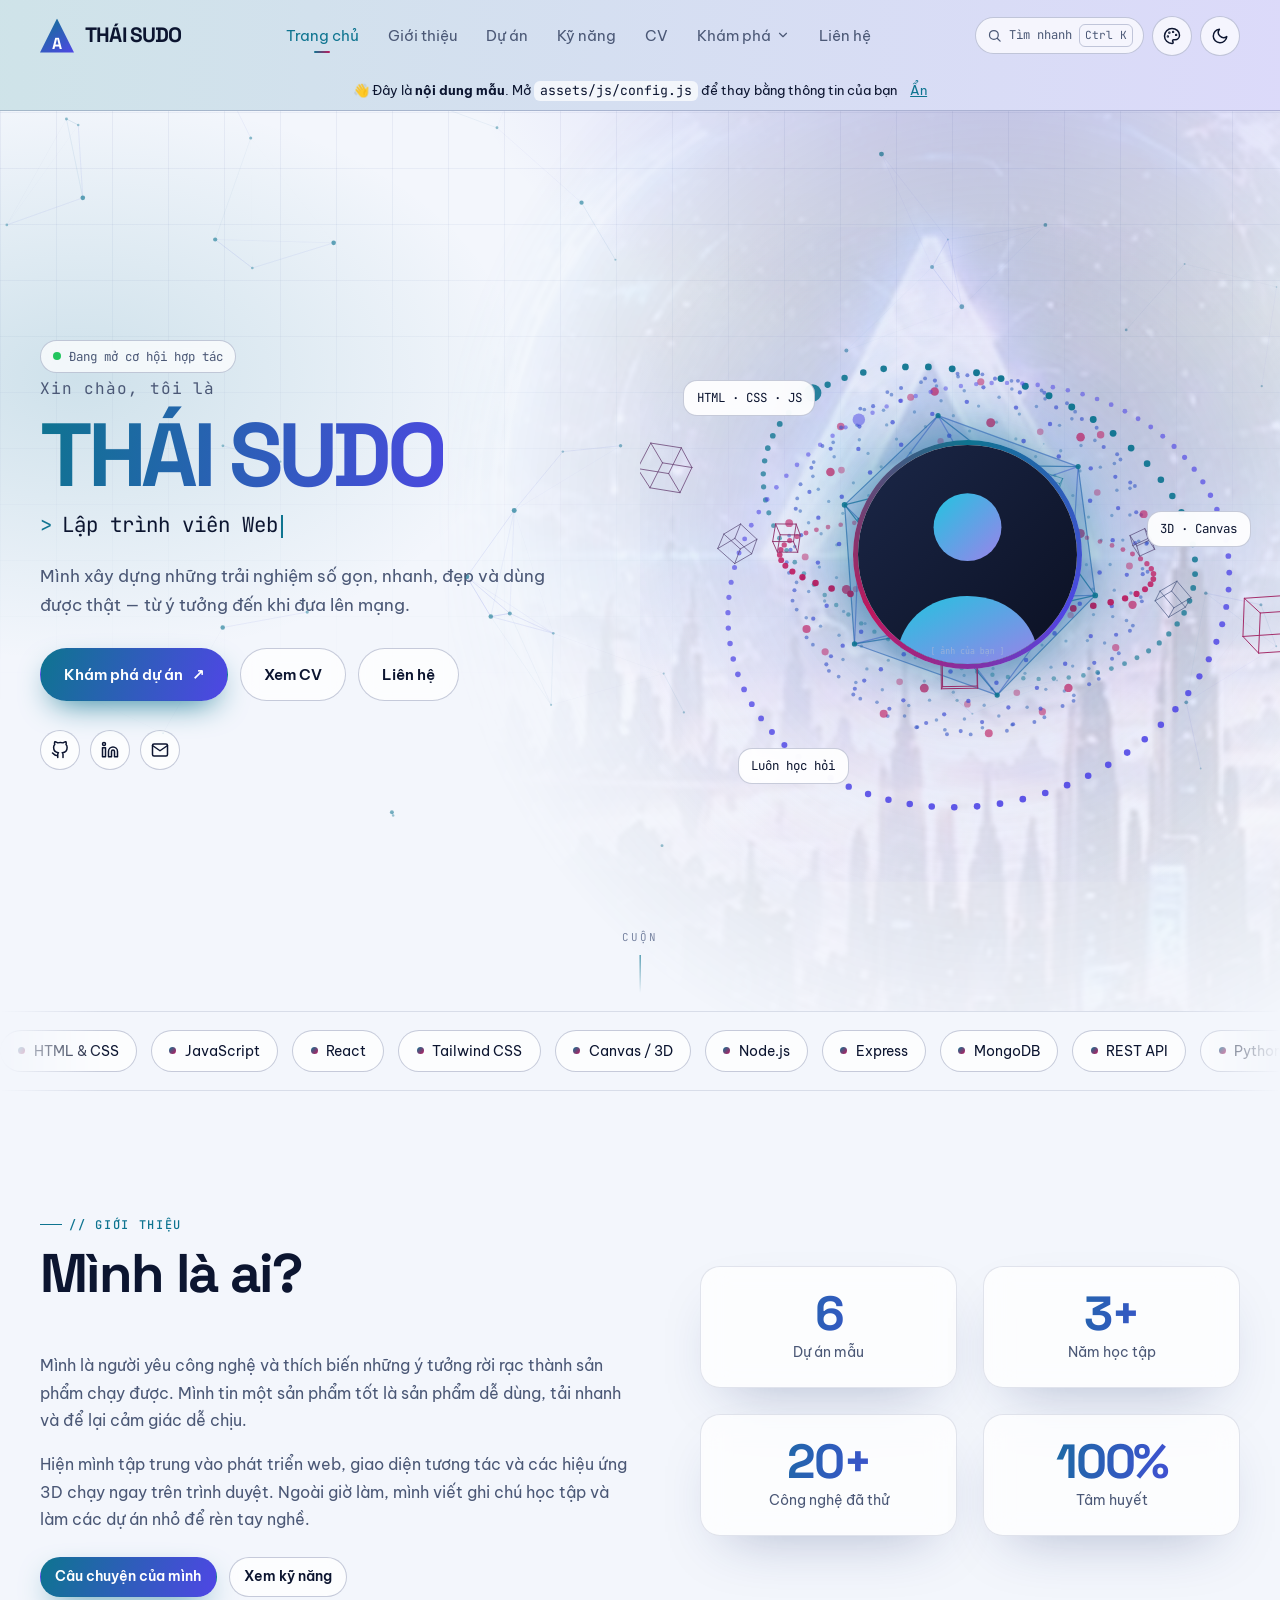
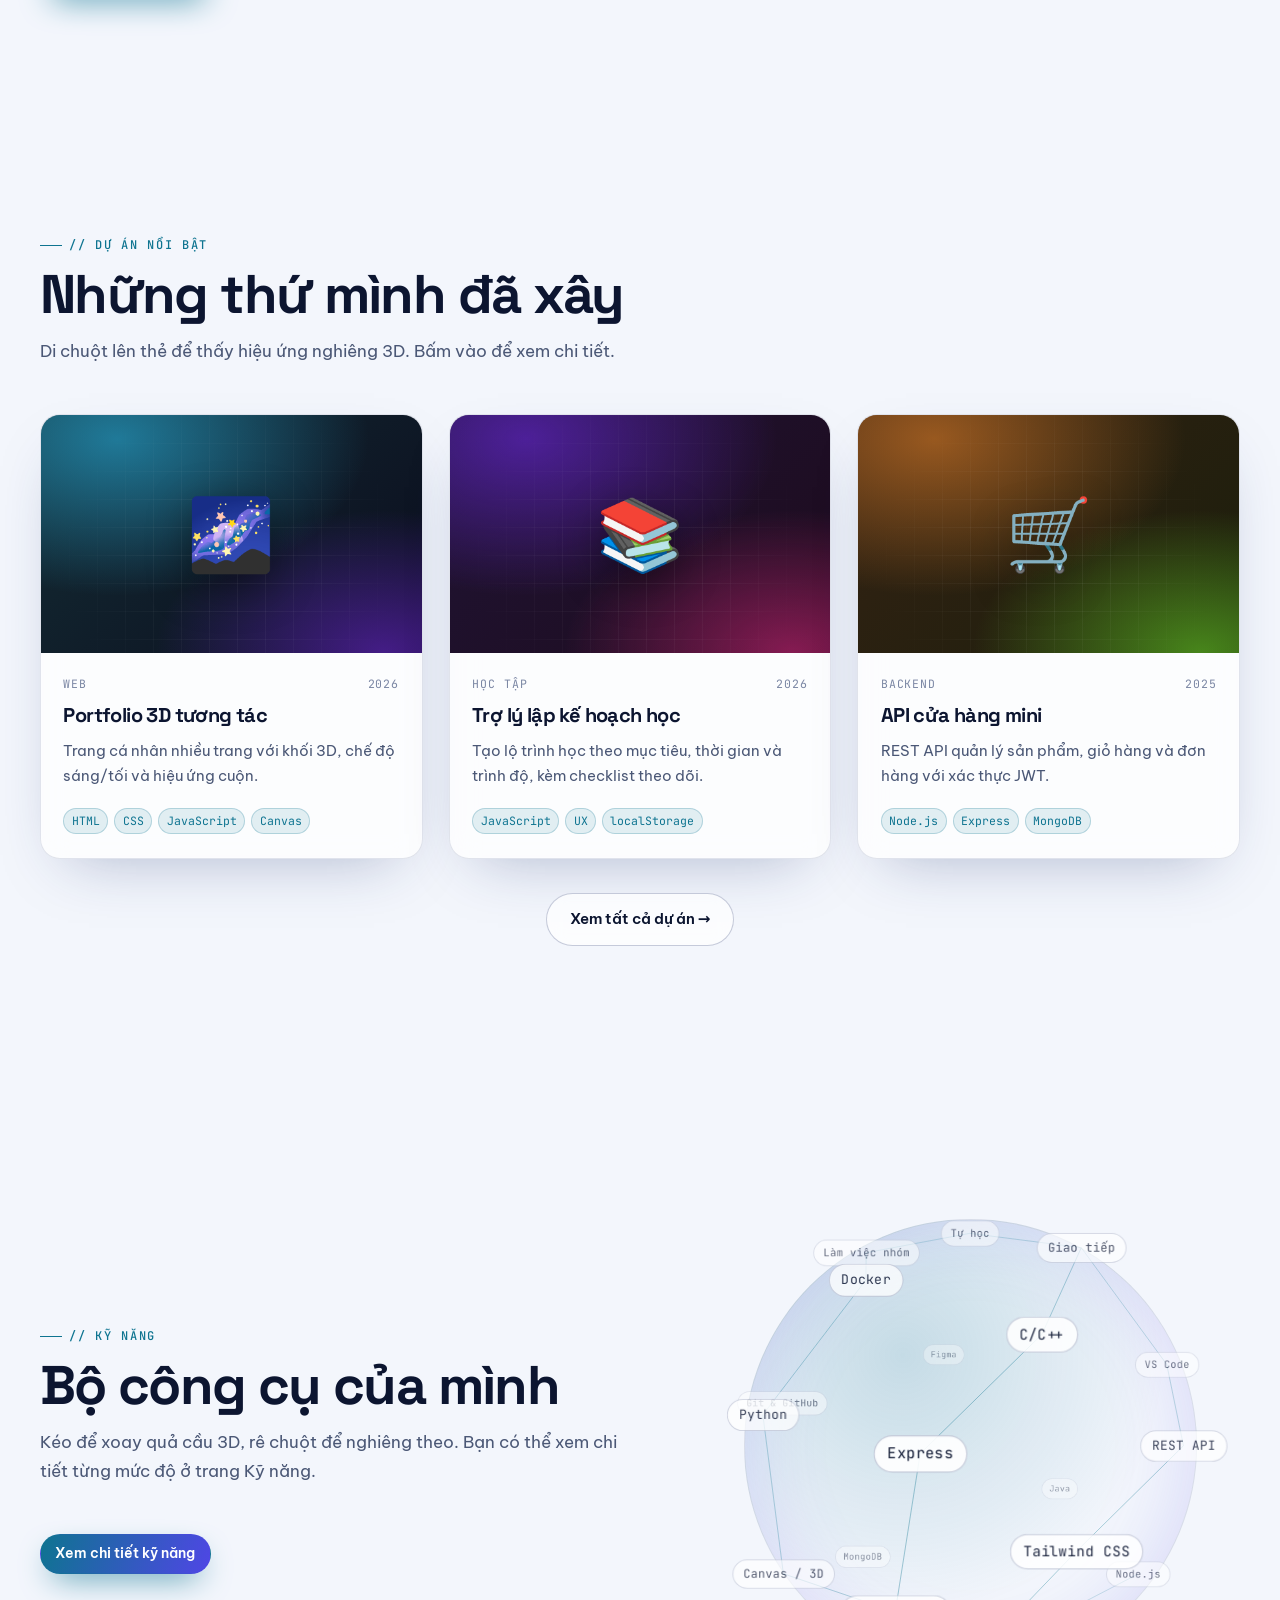
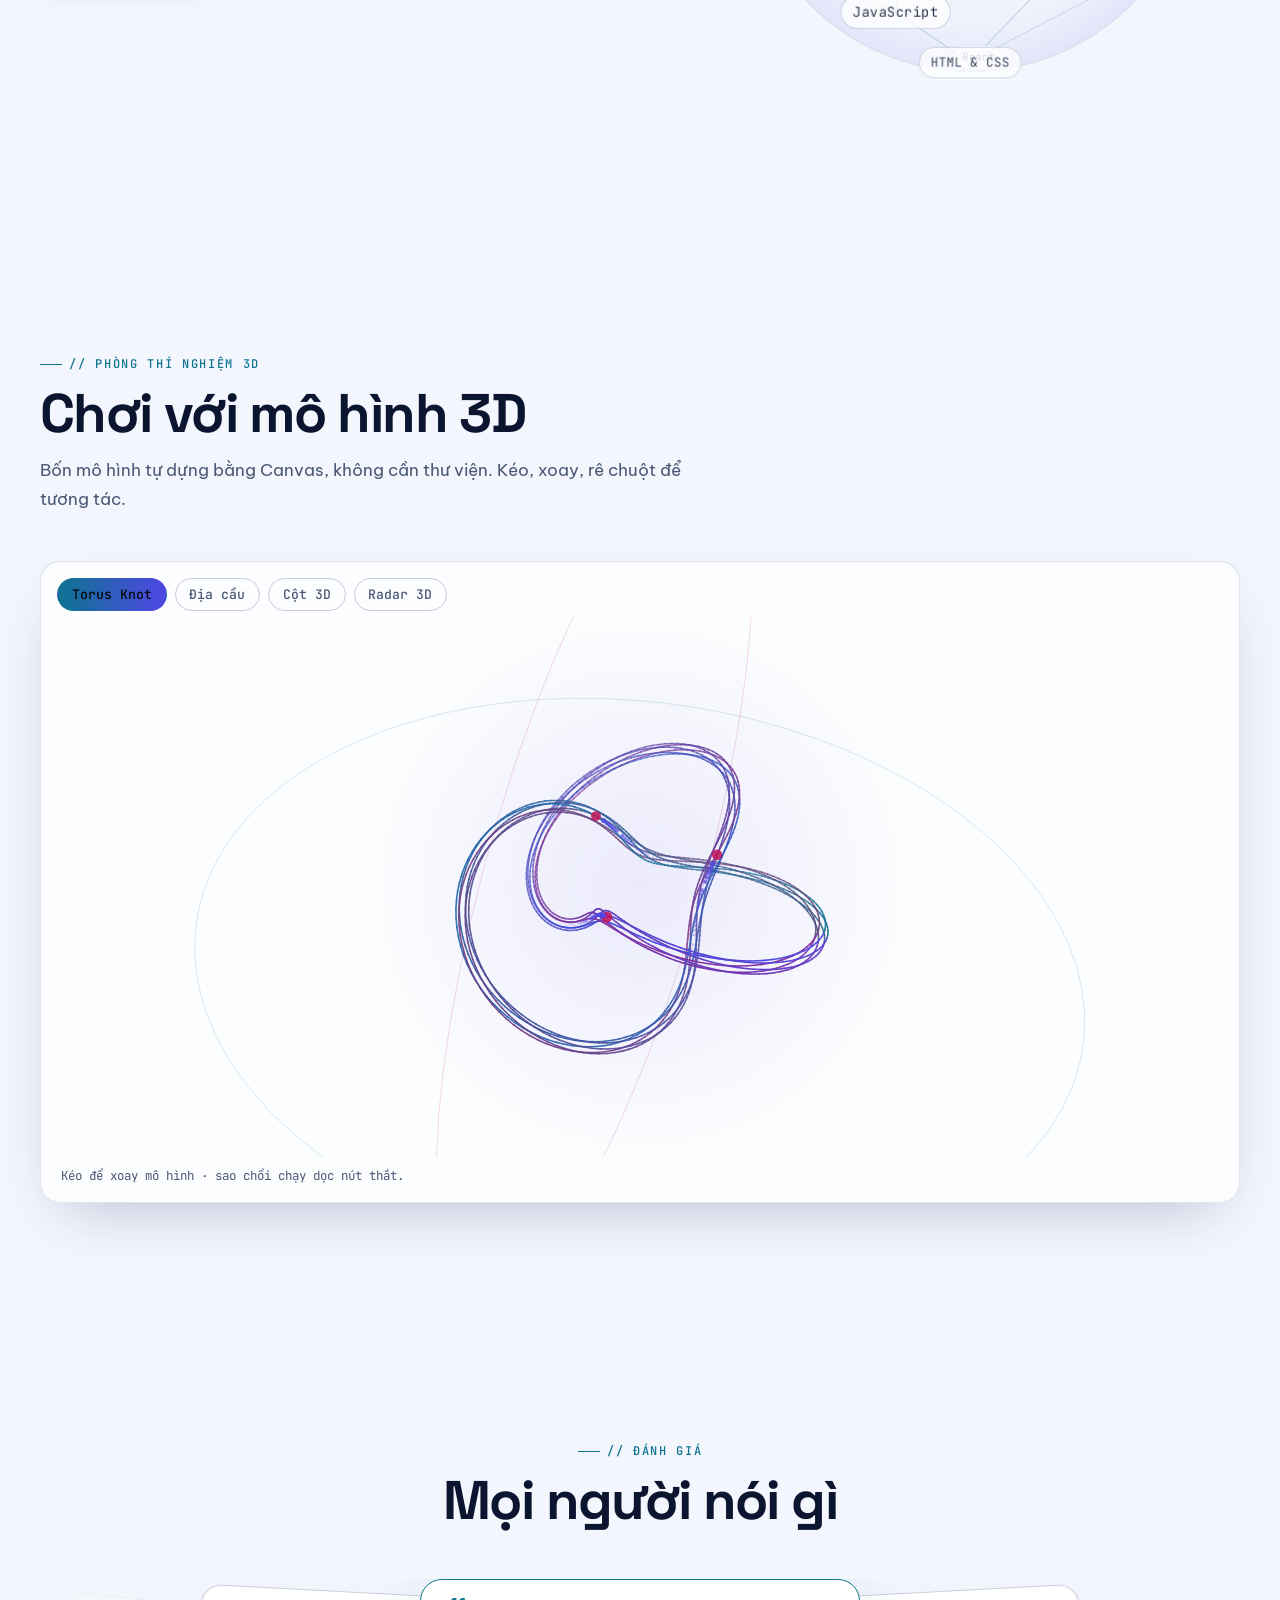
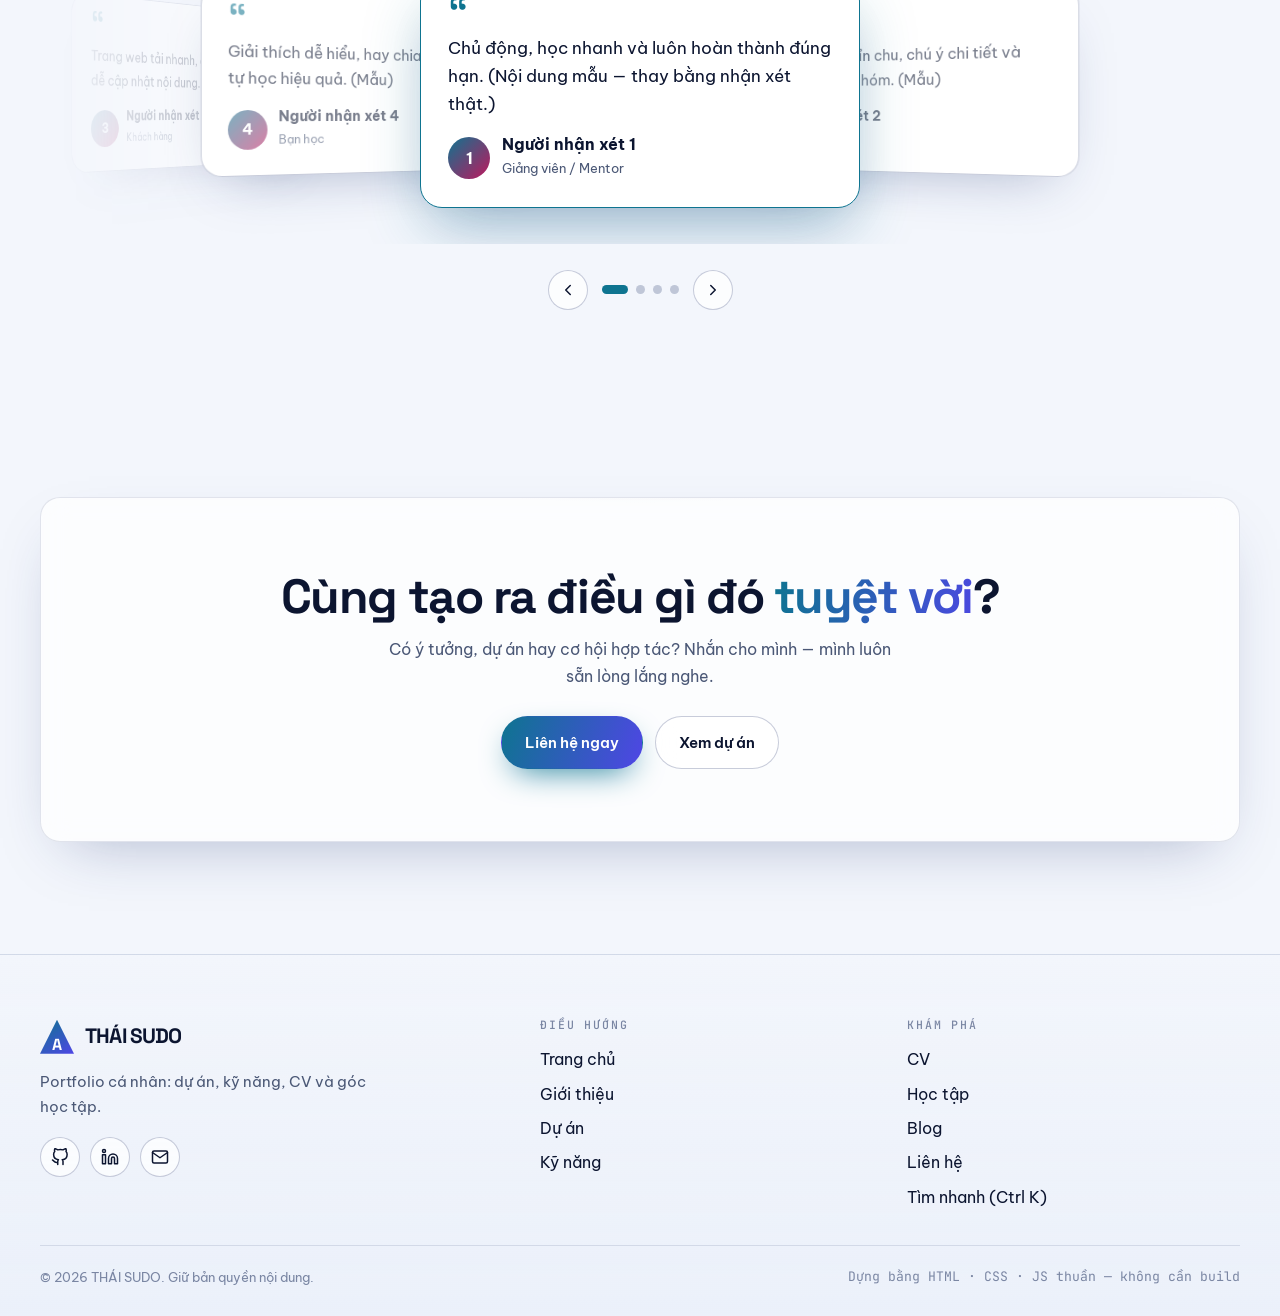
<file: index.html>
<!doctype html>
<html lang="vi" class="no-js">
<head>
<meta charset="utf-8">
<meta name="viewport" content="width=device-width,initial-scale=1,viewport-fit=cover">
<title>Apex — Portfolio</title>
<meta name="description" content="Portfolio cá nhân: dự án, kỹ năng, CV và góc học tập.">
<meta name="theme-color" content="#05070d">
<meta property="og:type" content="website"><meta property="og:title" content="Apex — Portfolio"><meta property="og:description" content="Portfolio cá nhân: dự án, kỹ năng, CV và góc học tập."><meta property="og:image" content="assets/img/og.jpg">
<link rel="icon" href="assets/img/favicon.svg" type="image/svg+xml">
<script>
/* Áp theme TRƯỚC khi vẽ trang để không bị nháy. Mặc định theo hệ thống; người dùng đổi thì ghi nhớ. */
(function(){var d=document.documentElement;d.className='js';try{var t=JSON.parse(localStorage.getItem('apex.theme')||'null');if(t!=='light'&&t!=='dark')t=matchMedia('(prefers-color-scheme: light)').matches?'light':'dark';d.setAttribute('data-theme',t);var a=JSON.parse(localStorage.getItem('apex.accent')||'null');if(a)d.setAttribute('data-accent',a)}catch(e){d.setAttribute('data-theme','dark')}})();
</script>
<link rel="preconnect" href="https://fonts.googleapis.com"><link rel="preconnect" href="https://fonts.gstatic.com" crossorigin>
<link rel="stylesheet" href="https://fonts.googleapis.com/css2?family=Be+Vietnam+Pro:wght@400;500;600&family=JetBrains+Mono:wght@400;500&family=Space+Grotesk:wght@500;600;700&display=swap">
<link rel="stylesheet" href="assets/css/style.css">
</head>
<body data-page="home" data-title="">
<div id="app-header"></div>
<main id="main" tabindex="-1">
<section class="hero" id="top">
  <div class="hero__bg" data-bg="profile.heroImage" aria-hidden="true"></div>
  <div class="wrap hero__grid">
    <div class="hero__text">
      <p class="pill reveal"><span class="dot"></span><span data-t="profile.status"></span></p>
      <h1 class="hero__name reveal" style="--d:.05s"><span class="hero__hi" data-t="profile.greeting"></span><span class="grad" data-t="profile.name"></span></h1>
      <p class="hero__role reveal" style="--d:.1s"><span class="gt">&gt;</span><span data-typed></span><span class="caret" aria-hidden="true"></span></p>
      <p class="hero__tag reveal" style="--d:.15s" data-t="profile.tagline"></p>
      <div class="row reveal" style="--d:.2s"><a class="btn btn--primary" href="projects.html">Khám phá dự án <span aria-hidden="true">↗</span></a><a class="btn btn--ghost" href="cv.html">Xem CV</a><a class="btn btn--ghost" href="contact.html">Liên hệ</a></div>
      <div class="hero__social reveal" style="--d:.25s" data-render="socials"></div>
    </div>
    <div class="hero__stage reveal" style="--d:.15s">
      <canvas id="heroCanvas" aria-hidden="true"></canvas>
      <div class="avatar"><div class="avatar__img"><img data-src="profile.avatar" data-fallback="avatar" alt="Ảnh đại diện" width="400" height="400" decoding="async"></div></div>
      <span class="float f1" data-t="profile.floaters.0"></span><span class="float f2" data-t="profile.floaters.1"></span><span class="float f3" data-t="profile.floaters.2"></span>
    </div>
  </div>
  <a class="scroll-hint" href="#about-teaser" aria-label="Cuộn xuống">cuộn<i></i></a>
</section>

<div data-render="marquee"></div>

<section class="sec" id="about-teaser">
  <div class="wrap split">
    <div>
      <div class="sec__head reveal"><span class="kicker">// giới thiệu</span><h2>Mình là ai?</h2></div>
      <div class="prose reveal" data-anim="left" data-render="aboutText" data-limit="2"></div>
      <div class="row reveal" style="margin-top:1.4rem"><a class="btn btn--primary btn--sm" href="about.html">Câu chuyện của mình</a><a class="btn btn--ghost btn--sm" href="skills.html">Xem kỹ năng</a></div>
    </div>
    <div class="grid g2" data-render="stats"></div>
  </div>
</section>

<section class="sec">
  <div class="wrap">
    <div class="sec__head reveal"><span class="kicker">// dự án nổi bật</span><h2>Những thứ mình đã xây</h2><p>Di chuột lên thẻ để thấy hiệu ứng nghiêng 3D. Bấm vào để xem chi tiết.</p></div>
    <div class="pgrid" data-render="projects" data-featured data-limit="3"></div>
    <div class="center reveal" style="margin-top:34px"><a class="btn btn--ghost" href="projects.html">Xem tất cả dự án →</a></div>
  </div>
</section>

<section class="sec">
  <div class="wrap split">
    <div>
      <div class="sec__head reveal"><span class="kicker">// kỹ năng</span><h2>Bộ công cụ của mình</h2><p>Kéo để xoay quả cầu 3D, rê chuột để nghiêng theo. Bạn có thể xem chi tiết từng mức độ ở trang Kỹ năng.</p></div>
      <div class="row reveal"><a class="btn btn--primary btn--sm" href="skills.html">Xem chi tiết kỹ năng</a></div>
    </div>
    <div data-render="sphere" data-max="26"></div>
  </div>
</section>

<section class="sec">
  <div class="wrap">
    <div class="sec__head reveal"><span class="kicker">// phòng thí nghiệm 3D</span><h2>Chơi với mô hình 3D</h2><p>Bốn mô hình tự dựng bằng Canvas, không cần thư viện. Kéo, xoay, rê chuột để tương tác.</p></div>
    <div data-render="lab"></div>
  </div>
</section>

<section class="sec">
  <div class="wrap">
    <div class="sec__head sec__head--c reveal"><span class="kicker">// đánh giá</span><h2>Mọi người nói gì</h2></div>
    <div data-render="reviews"></div>
  </div>
</section>
<section class="sec sec--tight"><div class="wrap"><div class="card cta reveal" data-anim="zoom"><h2>Cùng tạo ra điều gì đó <span class="grad">tuyệt vời</span>?</h2><p>Có ý tưởng, dự án hay cơ hội hợp tác? Nhắn cho mình — mình luôn sẵn lòng lắng nghe.</p><div class="row"><a class="btn btn--primary" href="contact.html">Liên hệ ngay</a><a class="btn btn--ghost" href="projects.html">Xem dự án</a></div></div></div></section>
</main>
<div id="app-footer"></div>
<noscript><p style="position:fixed;inset:auto 0 0 0;padding:12px;text-align:center;background:#111;color:#fff;z-index:999">Trang này cần bật JavaScript để hiển thị đầy đủ nội dung.</p></noscript>
<script src="assets/js/license.js" defer></script>
<script src="assets/js/config.js" defer></script>
<script src="assets/js/scene3d.js" defer></script>
<script src="assets/js/main.js" defer></script>
<script src="assets/js/pages.js" defer></script>
</body>
</html>
</file>
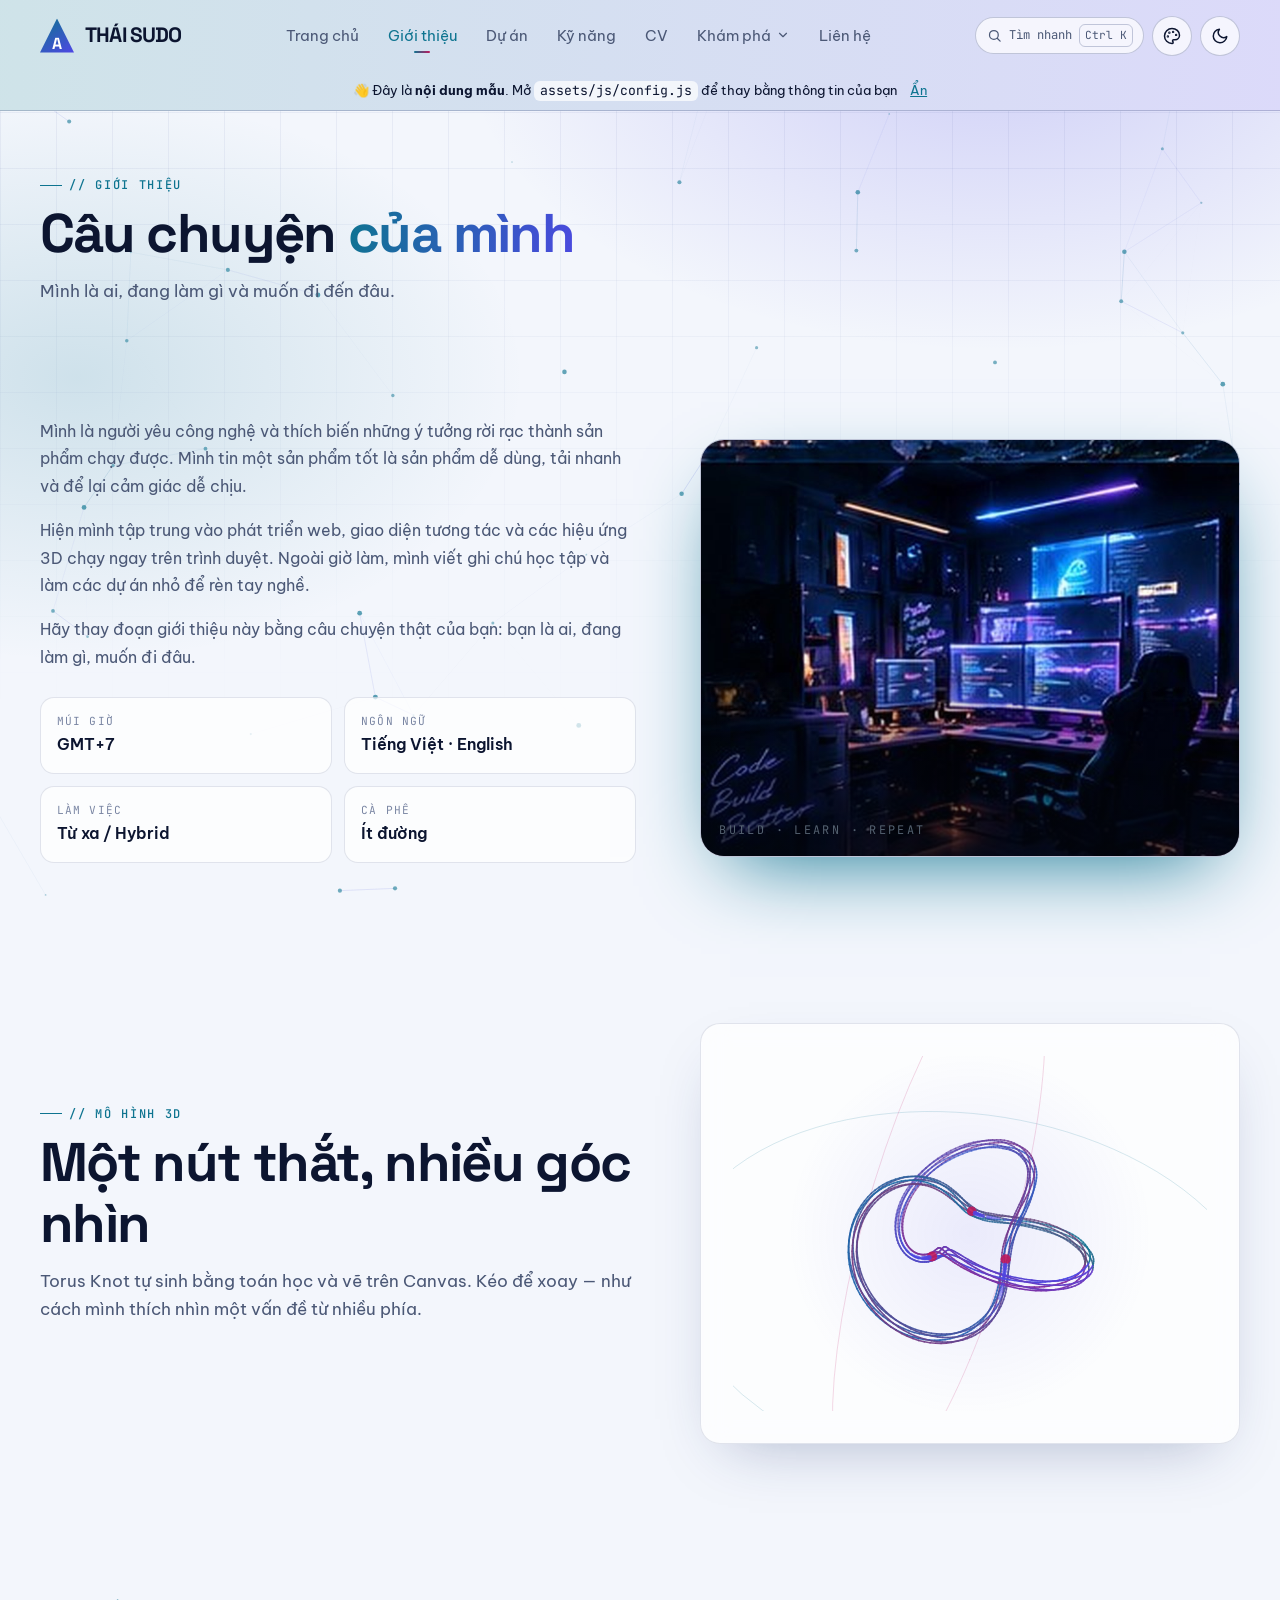
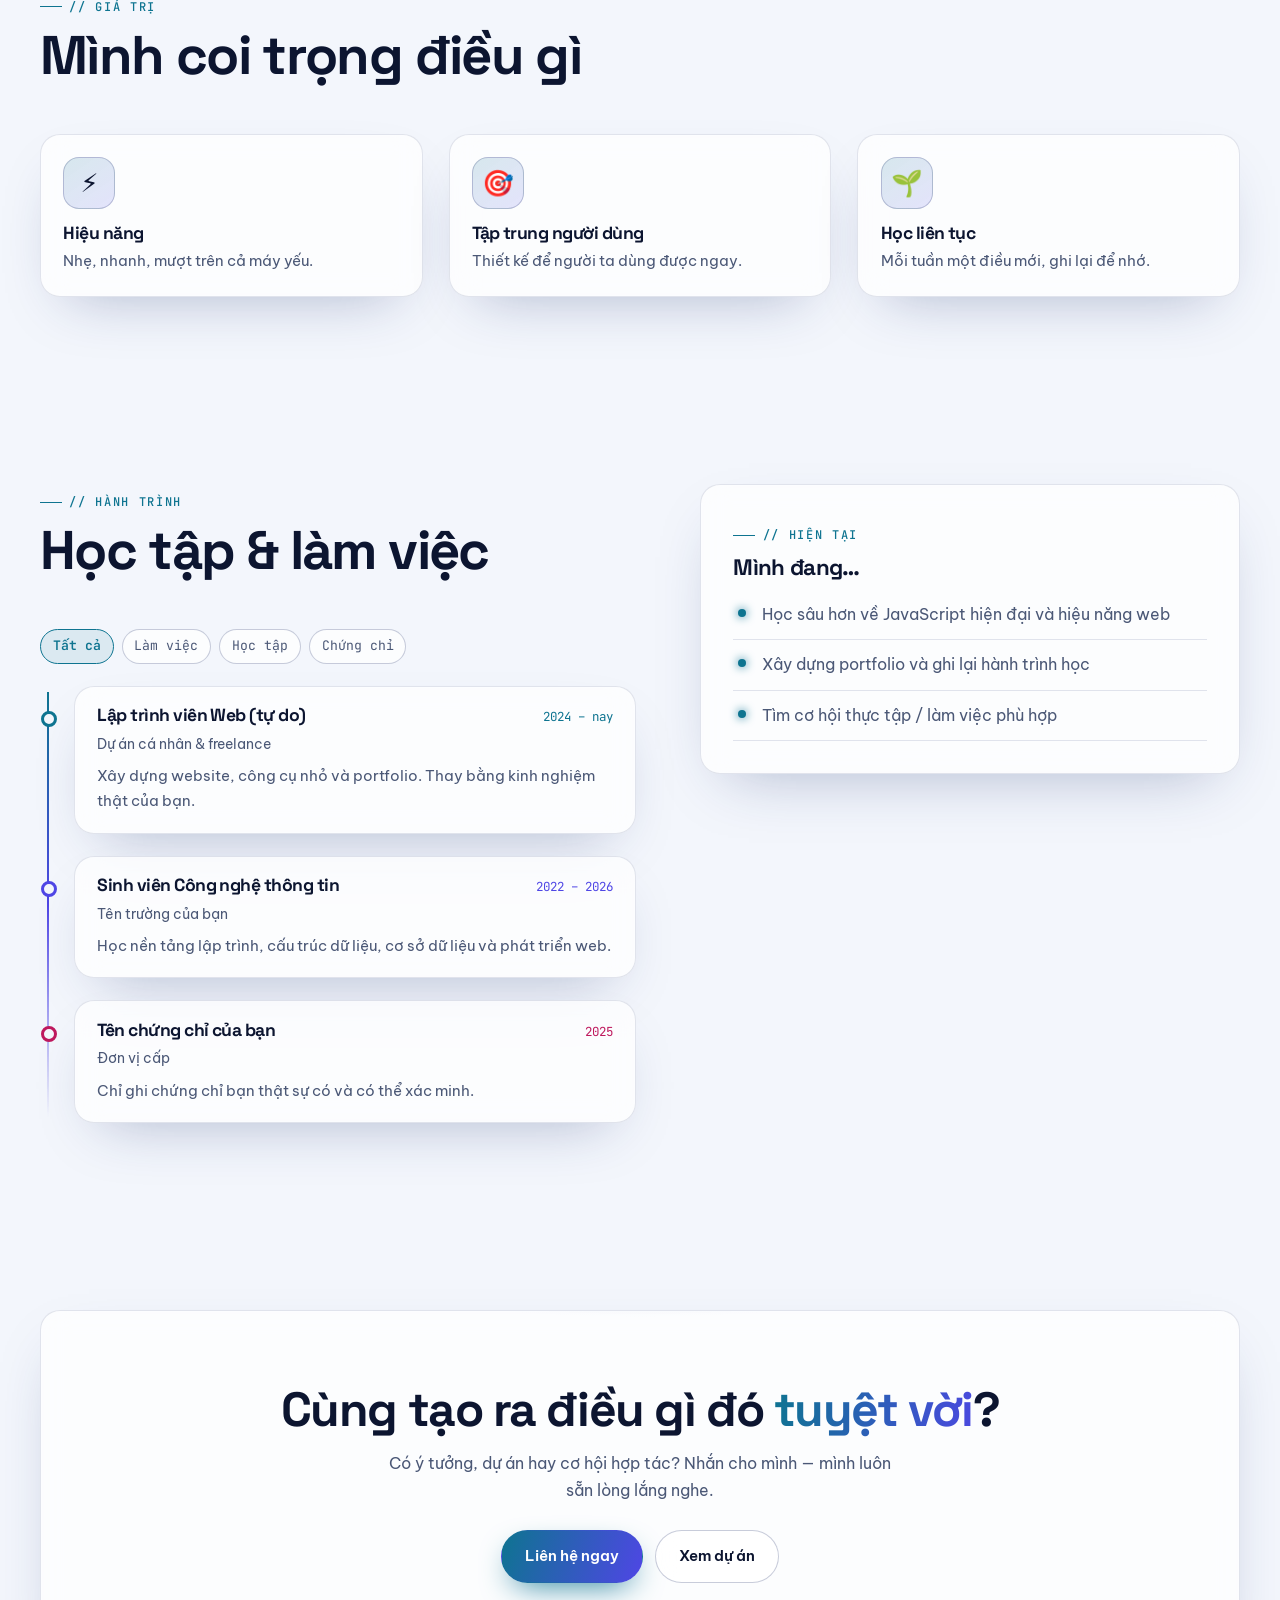
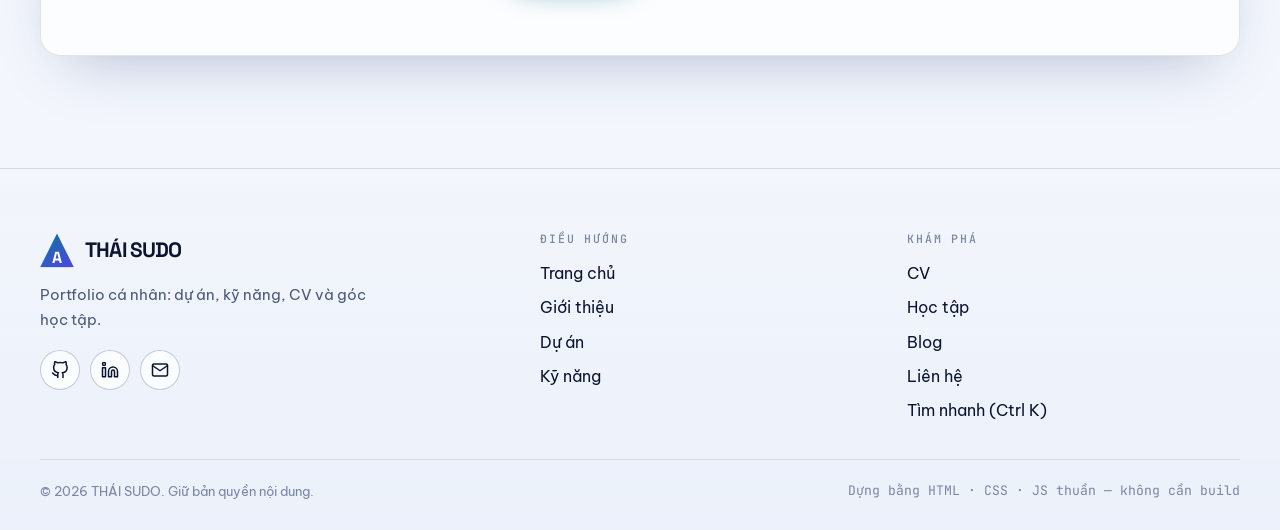
<file: about.html>
<!doctype html>
<html lang="vi" class="no-js">
<head>
<meta charset="utf-8">
<meta name="viewport" content="width=device-width,initial-scale=1,viewport-fit=cover">
<title>Giới thiệu</title>
<meta name="description" content="Câu chuyện, giá trị và hành trình của mình.">
<meta name="theme-color" content="#05070d">
<meta property="og:type" content="website"><meta property="og:title" content="Giới thiệu"><meta property="og:description" content="Câu chuyện, giá trị và hành trình của mình."><meta property="og:image" content="assets/img/og.jpg">
<link rel="icon" href="assets/img/favicon.svg" type="image/svg+xml">
<script>
/* Áp theme TRƯỚC khi vẽ trang để không bị nháy. Mặc định theo hệ thống; người dùng đổi thì ghi nhớ. */
(function(){var d=document.documentElement;d.className='js';try{var t=JSON.parse(localStorage.getItem('apex.theme')||'null');if(t!=='light'&&t!=='dark')t=matchMedia('(prefers-color-scheme: light)').matches?'light':'dark';d.setAttribute('data-theme',t);var a=JSON.parse(localStorage.getItem('apex.accent')||'null');if(a)d.setAttribute('data-accent',a)}catch(e){d.setAttribute('data-theme','dark')}})();
</script>
<link rel="preconnect" href="https://fonts.googleapis.com"><link rel="preconnect" href="https://fonts.gstatic.com" crossorigin>
<link rel="stylesheet" href="https://fonts.googleapis.com/css2?family=Be+Vietnam+Pro:wght@400;500;600&family=JetBrains+Mono:wght@400;500&family=Space+Grotesk:wght@500;600;700&display=swap">
<link rel="stylesheet" href="assets/css/style.css">
</head>
<body data-page="about" data-title="Giới thiệu">
<div id="app-header"></div>
<main id="main" tabindex="-1">
<section class="page-head"><div class="wrap"><span class="kicker reveal">// giới thiệu</span><h1 class="reveal" style="--d:.05s">Câu chuyện <span class="grad">của mình</span></h1><p class="reveal" style="--d:.1s">Mình là ai, đang làm gì và muốn đi đến đâu.</p></div></section>
<section class="sec sec--tight">
  <div class="wrap split">
    <div>
      <div class="prose reveal" data-render="aboutText"></div>
      <dl class="facts reveal" data-render="facts" style="margin-top:1.6rem"></dl>
    </div>
    <div class="frame3d tilt reveal" data-tilt="9"><img data-src="profile.aboutImage" alt="Góc làm việc" loading="lazy"><span class="cap">BUILD · LEARN · REPEAT</span></div>
  </div>
</section>
<section class="sec sec--tight">
  <div class="wrap split" style="align-items:center"><div><div class="sec__head reveal"><span class="kicker">// mô hình 3D</span><h2>Một nút thắt, nhiều góc nhìn</h2><p>Torus Knot tự sinh bằng toán học và vẽ trên Canvas. Kéo để xoay — như cách mình thích nhìn một vấn đề từ nhiều phía.</p></div></div><div class="card pad reveal"><div data-render="knot"></div></div></div>
</section>
<section class="sec sec--tight">
  <div class="wrap"><div class="sec__head reveal"><span class="kicker">// giá trị</span><h2>Mình coi trọng điều gì</h2></div><div class="grid g3" data-render="values"></div></div>
</section>
<section class="sec">
  <div class="wrap split" style="align-items:start">
    <div><div class="sec__head reveal"><span class="kicker">// hành trình</span><h2>Học tập &amp; làm việc</h2></div><div data-render="timeline"></div></div>
    <div class="card pad reveal" style="position:sticky;top:96px"><span class="kicker">// hiện tại</span><h3 style="margin:.6rem 0 .6rem;font-size:1.4rem">Mình đang…</h3><ul class="now" data-render="now"></ul></div>
  </div>
</section>
<section class="sec sec--tight"><div class="wrap"><div class="card cta reveal"><h2>Cùng tạo ra điều gì đó <span class="grad">tuyệt vời</span>?</h2><p>Có ý tưởng, dự án hay cơ hội hợp tác? Nhắn cho mình — mình luôn sẵn lòng lắng nghe.</p><div class="row"><a class="btn btn--primary" href="contact.html">Liên hệ ngay</a><a class="btn btn--ghost" href="projects.html">Xem dự án</a></div></div></div></section>
</main>
<div id="app-footer"></div>
<noscript><p style="position:fixed;inset:auto 0 0 0;padding:12px;text-align:center;background:#111;color:#fff;z-index:999">Trang này cần bật JavaScript để hiển thị đầy đủ nội dung.</p></noscript>
<script src="assets/js/license.js" defer></script>
<script src="assets/js/config.js" defer></script>
<script src="assets/js/scene3d.js" defer></script>
<script src="assets/js/main.js" defer></script>
<script src="assets/js/pages.js" defer></script>
</body>
</html>
</file>
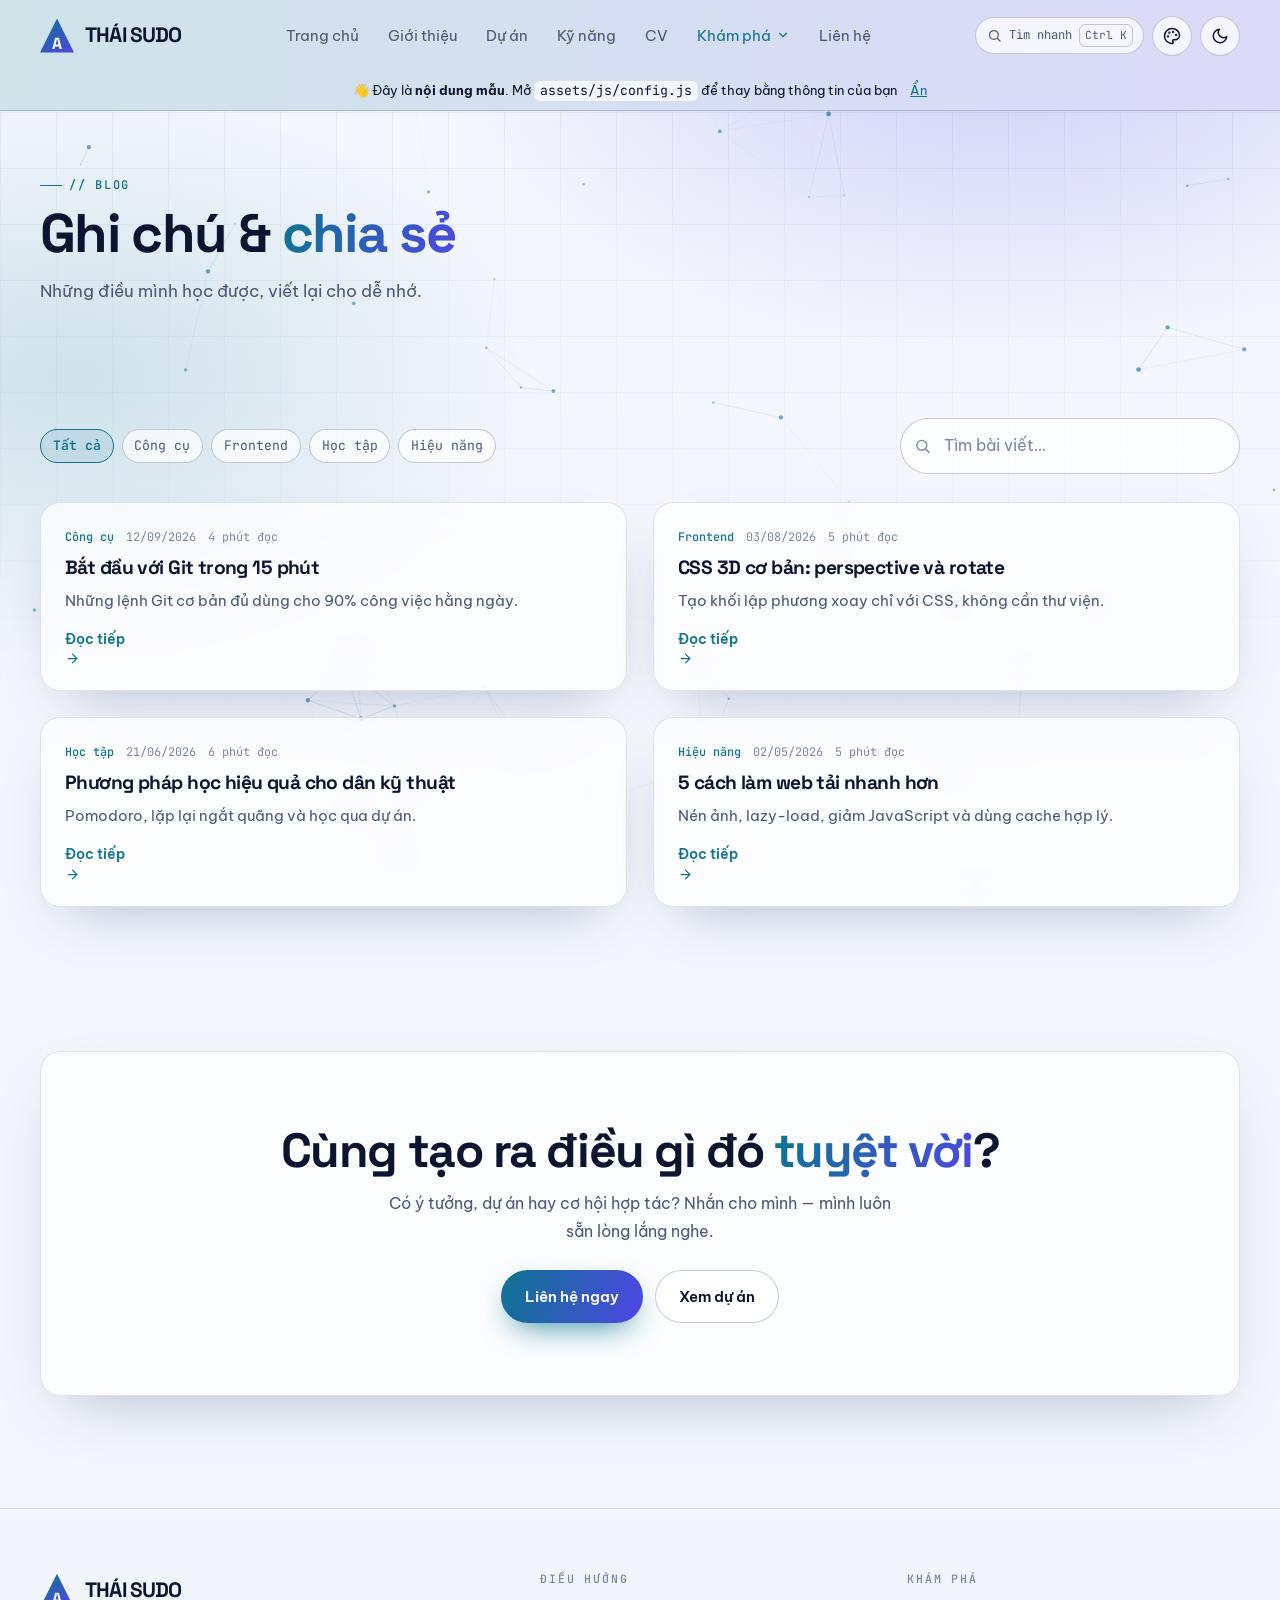
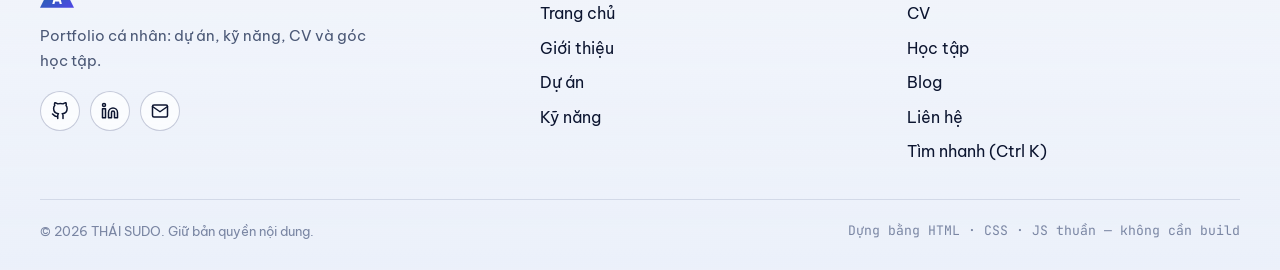
<file: blog.html>
<!doctype html>
<html lang="vi" class="no-js">
<head>
<meta charset="utf-8">
<meta name="viewport" content="width=device-width,initial-scale=1,viewport-fit=cover">
<title>Blog</title>
<meta name="description" content="Ghi chú học tập và chia sẻ.">
<meta name="theme-color" content="#05070d">
<meta property="og:type" content="website"><meta property="og:title" content="Blog"><meta property="og:description" content="Ghi chú học tập và chia sẻ."><meta property="og:image" content="assets/img/og.jpg">
<link rel="icon" href="assets/img/favicon.svg" type="image/svg+xml">
<script>
/* Áp theme TRƯỚC khi vẽ trang để không bị nháy. Mặc định theo hệ thống; người dùng đổi thì ghi nhớ. */
(function(){var d=document.documentElement;d.className='js';try{var t=JSON.parse(localStorage.getItem('apex.theme')||'null');if(t!=='light'&&t!=='dark')t=matchMedia('(prefers-color-scheme: light)').matches?'light':'dark';d.setAttribute('data-theme',t);var a=JSON.parse(localStorage.getItem('apex.accent')||'null');if(a)d.setAttribute('data-accent',a)}catch(e){d.setAttribute('data-theme','dark')}})();
</script>
<link rel="preconnect" href="https://fonts.googleapis.com"><link rel="preconnect" href="https://fonts.gstatic.com" crossorigin>
<link rel="stylesheet" href="https://fonts.googleapis.com/css2?family=Be+Vietnam+Pro:wght@400;500;600&family=JetBrains+Mono:wght@400;500&family=Space+Grotesk:wght@500;600;700&display=swap">
<link rel="stylesheet" href="assets/css/style.css">
</head>
<body data-page="blog" data-title="Blog">
<div id="app-header"></div>
<main id="main" tabindex="-1">
<section class="page-head"><div class="wrap"><span class="kicker reveal">// blog</span><h1 class="reveal" style="--d:.05s">Ghi chú &amp; <span class="grad">chia sẻ</span></h1><p class="reveal" style="--d:.1s">Những điều mình học được, viết lại cho dễ nhớ.</p></div></section>
<section class="sec sec--tight"><div class="wrap">
  <div class="toolbar"><div class="chips" id="bchips" role="group" aria-label="Lọc theo chủ đề"></div><label class="searchbox"><span class="sr">Tìm bài viết</span><svg viewBox="0 0 24 24" fill="none" stroke="currentColor" stroke-width="2" stroke-linecap="round" aria-hidden="true"><circle cx="11" cy="11" r="7"/><path d="m21 21-4.3-4.3"/></svg><input class="input" id="bq" type="search" placeholder="Tìm bài viết…" autocomplete="off"></label></div>
  <div class="grid g2" id="bgrid"></div>
</div></section>
<section class="sec sec--tight"><div class="wrap"><div class="card cta reveal"><h2>Cùng tạo ra điều gì đó <span class="grad">tuyệt vời</span>?</h2><p>Có ý tưởng, dự án hay cơ hội hợp tác? Nhắn cho mình — mình luôn sẵn lòng lắng nghe.</p><div class="row"><a class="btn btn--primary" href="contact.html">Liên hệ ngay</a><a class="btn btn--ghost" href="projects.html">Xem dự án</a></div></div></div></section>
</main>
<div id="app-footer"></div>
<noscript><p style="position:fixed;inset:auto 0 0 0;padding:12px;text-align:center;background:#111;color:#fff;z-index:999">Trang này cần bật JavaScript để hiển thị đầy đủ nội dung.</p></noscript>
<script src="assets/js/license.js" defer></script>
<script src="assets/js/config.js" defer></script>
<script src="assets/js/scene3d.js" defer></script>
<script src="assets/js/main.js" defer></script>
<script src="assets/js/pages.js" defer></script>
</body>
</html>
</file>
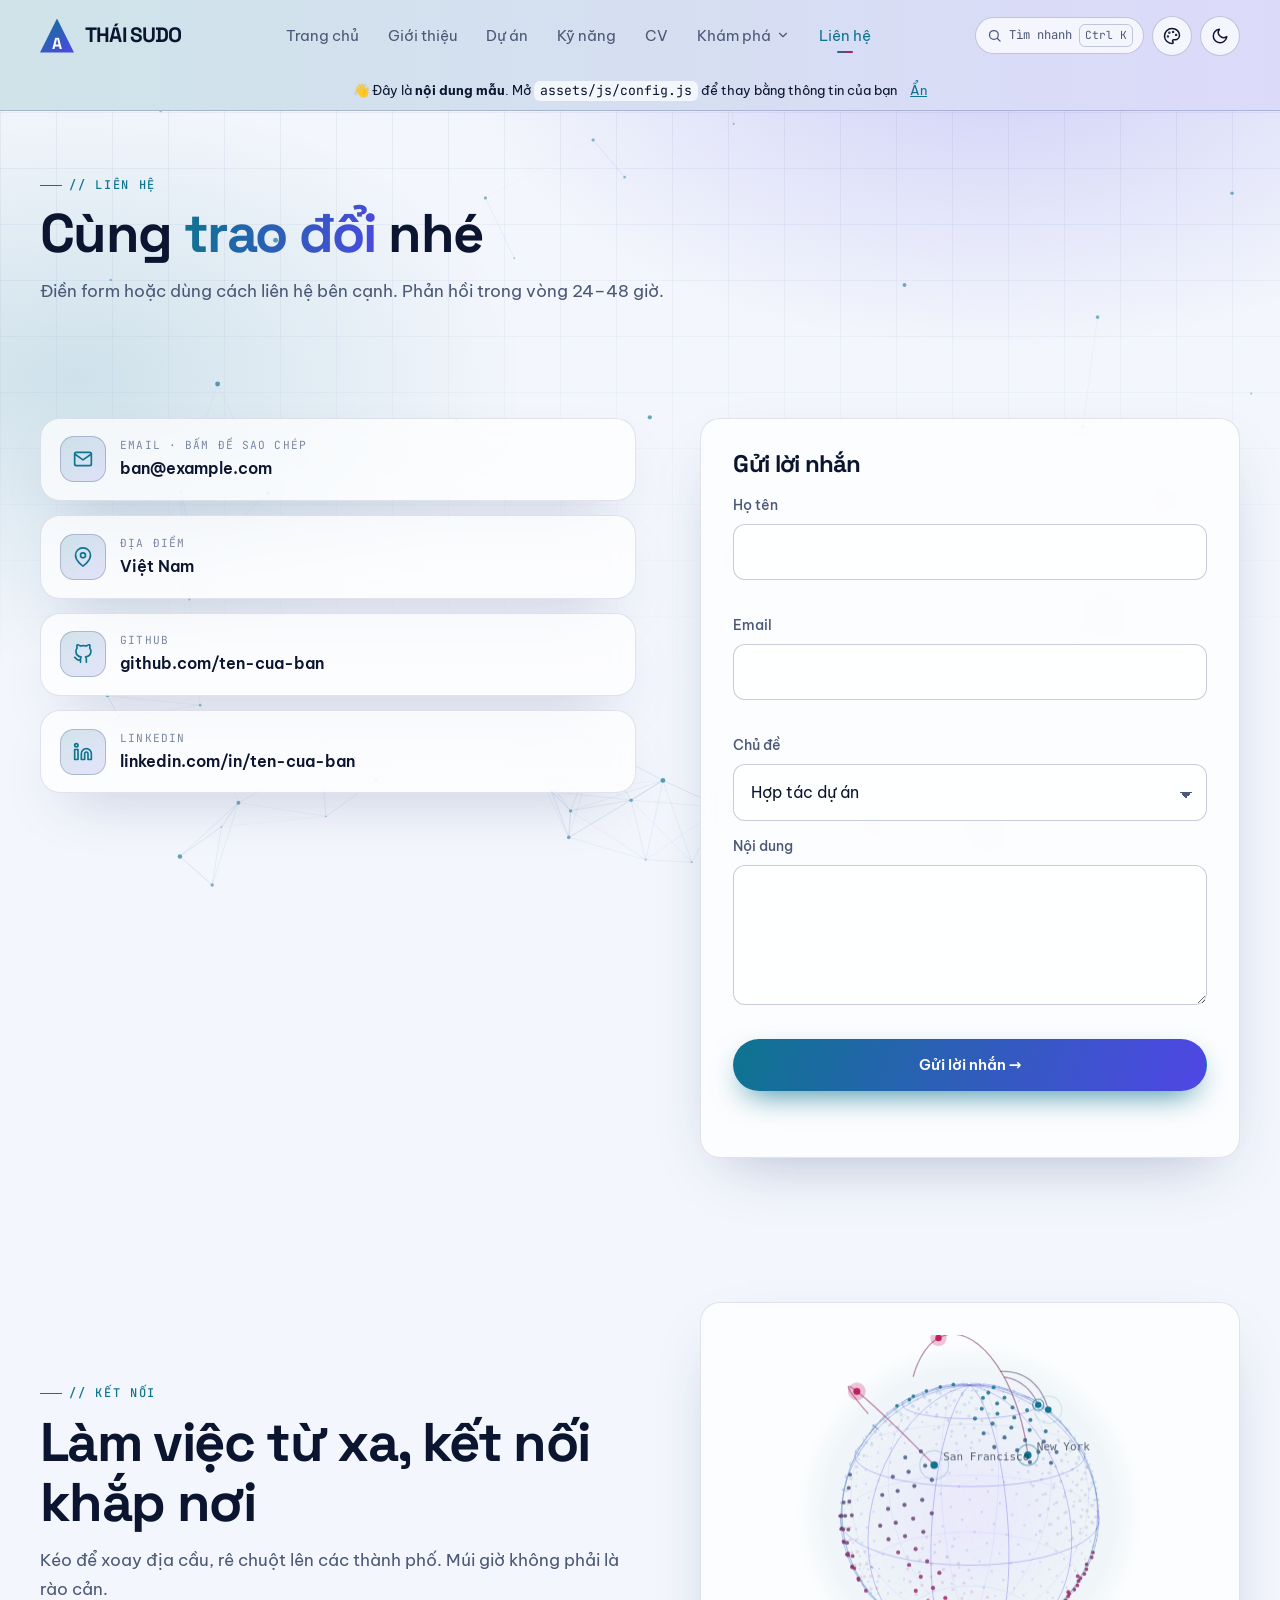
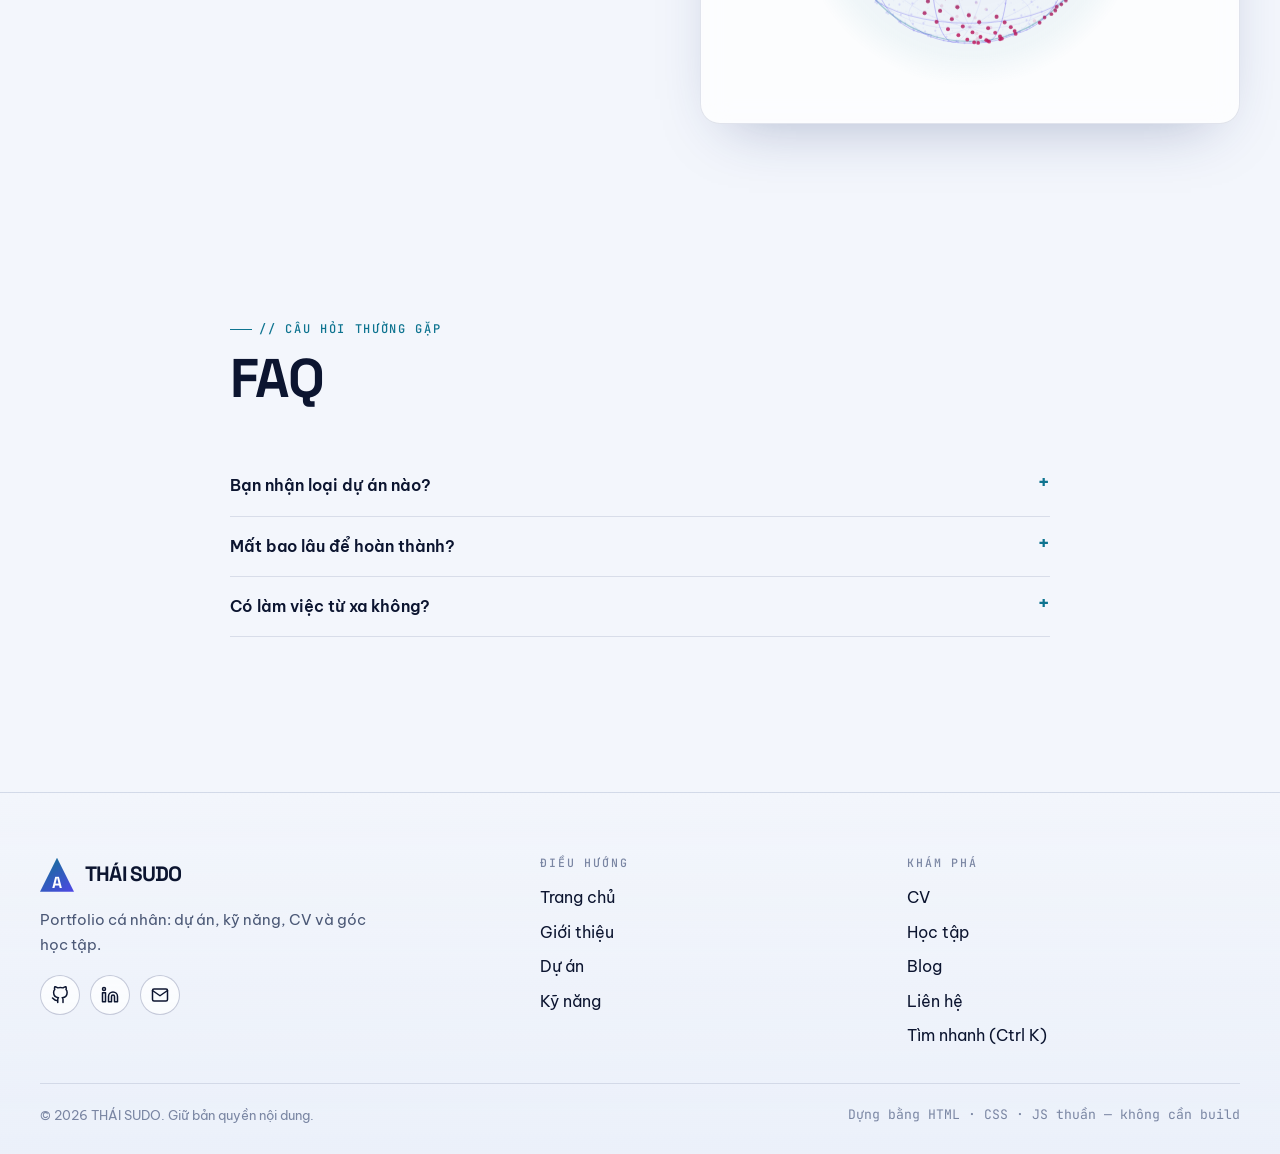
<file: contact.html>
<!doctype html>
<html lang="vi" class="no-js">
<head>
<meta charset="utf-8">
<meta name="viewport" content="width=device-width,initial-scale=1,viewport-fit=cover">
<title>Liên hệ</title>
<meta name="description" content="Liên hệ để hợp tác hoặc trao đổi.">
<meta name="theme-color" content="#05070d">
<meta property="og:type" content="website"><meta property="og:title" content="Liên hệ"><meta property="og:description" content="Liên hệ để hợp tác hoặc trao đổi."><meta property="og:image" content="assets/img/og.jpg">
<link rel="icon" href="assets/img/favicon.svg" type="image/svg+xml">
<script>
/* Áp theme TRƯỚC khi vẽ trang để không bị nháy. Mặc định theo hệ thống; người dùng đổi thì ghi nhớ. */
(function(){var d=document.documentElement;d.className='js';try{var t=JSON.parse(localStorage.getItem('apex.theme')||'null');if(t!=='light'&&t!=='dark')t=matchMedia('(prefers-color-scheme: light)').matches?'light':'dark';d.setAttribute('data-theme',t);var a=JSON.parse(localStorage.getItem('apex.accent')||'null');if(a)d.setAttribute('data-accent',a)}catch(e){d.setAttribute('data-theme','dark')}})();
</script>
<link rel="preconnect" href="https://fonts.googleapis.com"><link rel="preconnect" href="https://fonts.gstatic.com" crossorigin>
<link rel="stylesheet" href="https://fonts.googleapis.com/css2?family=Be+Vietnam+Pro:wght@400;500;600&family=JetBrains+Mono:wght@400;500&family=Space+Grotesk:wght@500;600;700&display=swap">
<link rel="stylesheet" href="assets/css/style.css">
</head>
<body data-page="contact" data-title="Liên hệ">
<div id="app-header"></div>
<main id="main" tabindex="-1">
<section class="page-head"><div class="wrap"><span class="kicker reveal">// liên hệ</span><h1 class="reveal" style="--d:.05s">Cùng <span class="grad">trao đổi</span> nhé</h1><p class="reveal" style="--d:.1s">Điền form hoặc dùng cách liên hệ bên cạnh. <span id="cAvail"></span></p></div></section>
<section class="sec sec--tight"><div class="wrap split" style="align-items:start">
  <div class="grid" style="gap:14px" data-render="contactCards"></div>
  <form class="card pad reveal" id="cForm" novalidate>
    <h2 style="font-size:1.5rem;margin-bottom:1rem">Gửi lời nhắn</h2>
    <div class="grid" style="gap:14px">
      <div class="field"><label for="c_name">Họ tên</label><input class="input" id="c_name" name="name" autocomplete="name" required><span class="err" id="e_name" role="alert"></span></div>
      <div class="field"><label for="c_email">Email</label><input class="input" id="c_email" name="email" type="email" autocomplete="email" required><span class="err" id="e_email" role="alert"></span></div>
      <div class="field"><label for="cSubject">Chủ đề</label><select class="input" id="cSubject" name="subject"></select></div>
      <div class="field"><label for="c_msg">Nội dung</label><textarea class="input" id="c_msg" name="message" required></textarea><span class="err" id="e_message" role="alert"></span></div>
      <div style="position:absolute;left:-9999px" aria-hidden="true"><label>Website <input name="website" tabindex="-1" autocomplete="off"></label></div>
      <button class="btn btn--primary" type="submit">Gửi lời nhắn →</button><div class="status" id="cStatus" role="status" aria-live="polite"></div>
    </div>
  </form>
</div></section>
<section class="sec sec--tight"><div class="wrap split" style="align-items:center"><div><div class="sec__head reveal"><span class="kicker">// kết nối</span><h2>Làm việc từ xa, kết nối khắp nơi</h2><p>Kéo để xoay địa cầu, rê chuột lên các thành phố. Múi giờ không phải là rào cản.</p></div></div><div class="card pad reveal"><div data-render="globe"></div></div></div></section>
<section class="sec"><div class="wrap" style="max-width:820px"><div class="sec__head reveal"><span class="kicker">// câu hỏi thường gặp</span><h2>FAQ</h2></div><div data-render="faq"></div></div></section>
</main>
<div id="app-footer"></div>
<noscript><p style="position:fixed;inset:auto 0 0 0;padding:12px;text-align:center;background:#111;color:#fff;z-index:999">Trang này cần bật JavaScript để hiển thị đầy đủ nội dung.</p></noscript>
<script src="assets/js/license.js" defer></script>
<script src="assets/js/config.js" defer></script>
<script src="assets/js/scene3d.js" defer></script>
<script src="assets/js/main.js" defer></script>
<script src="assets/js/pages.js" defer></script>
</body>
</html>
</file>
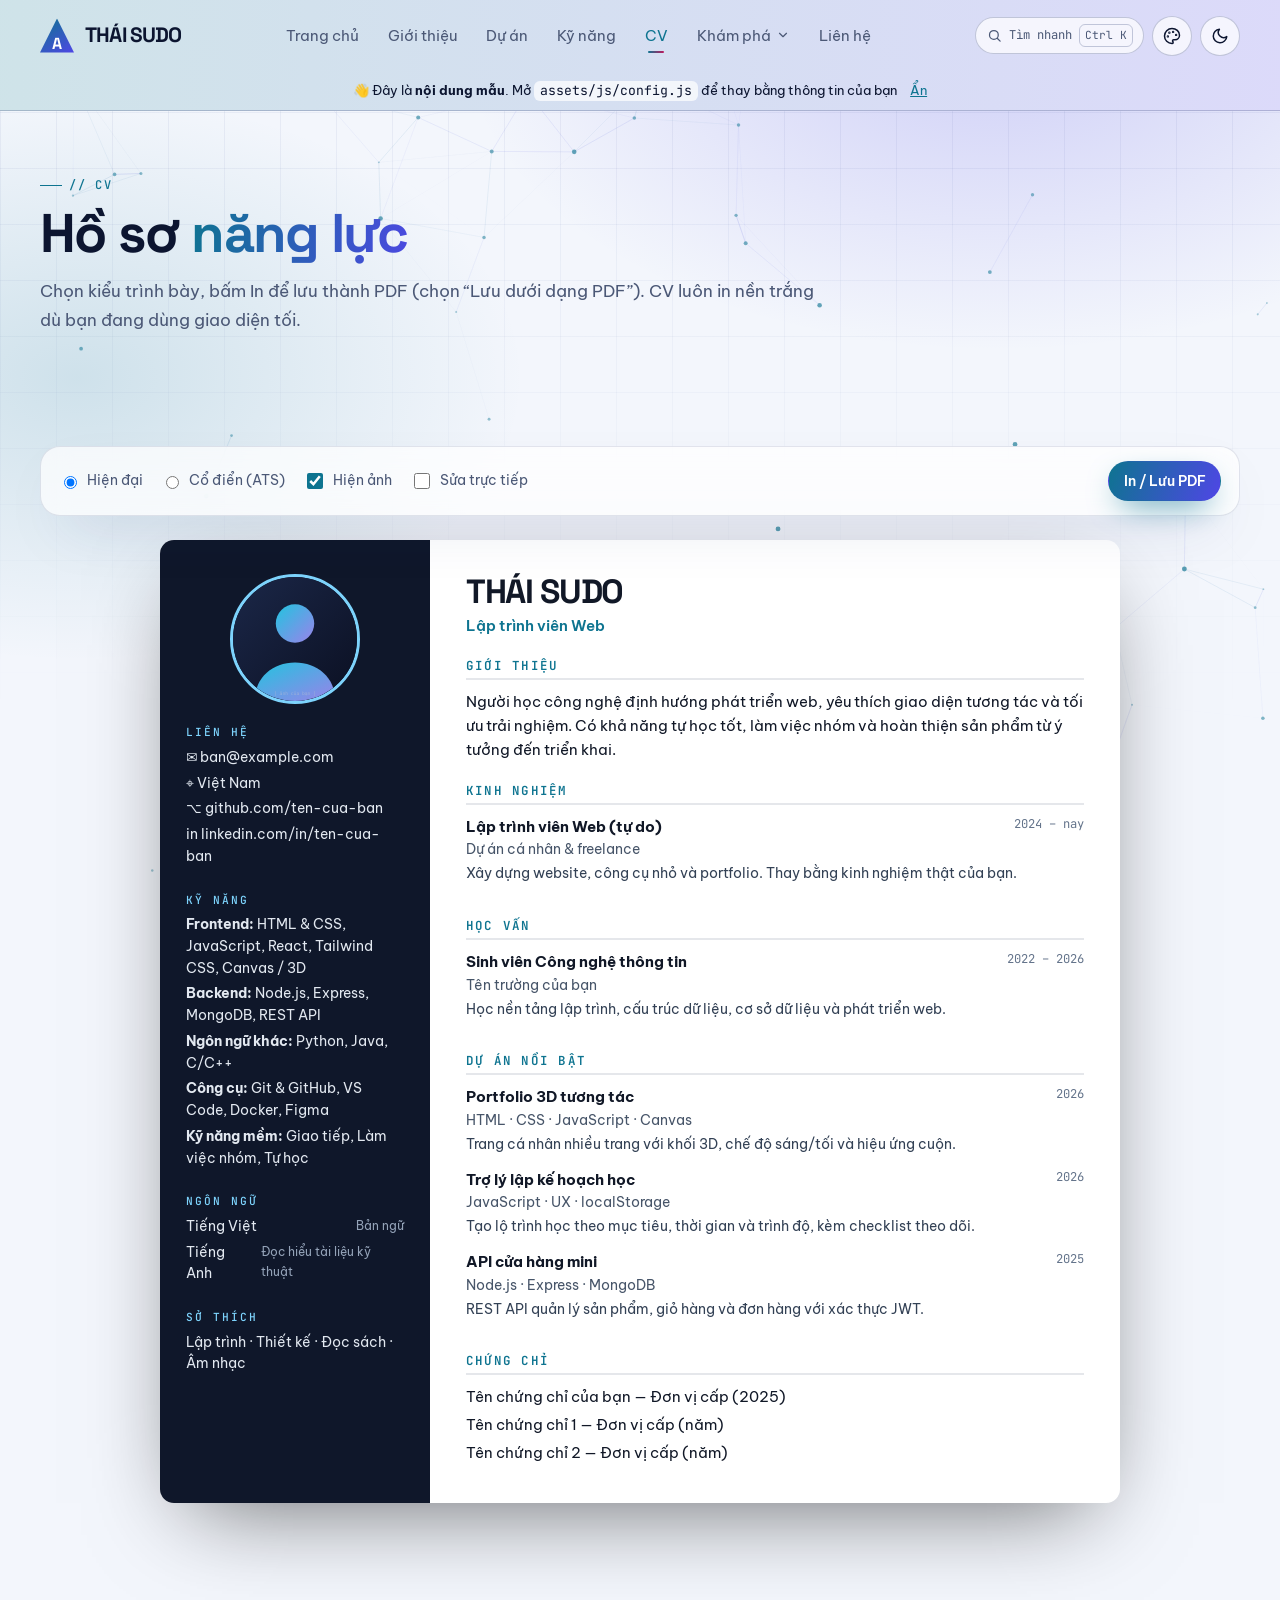
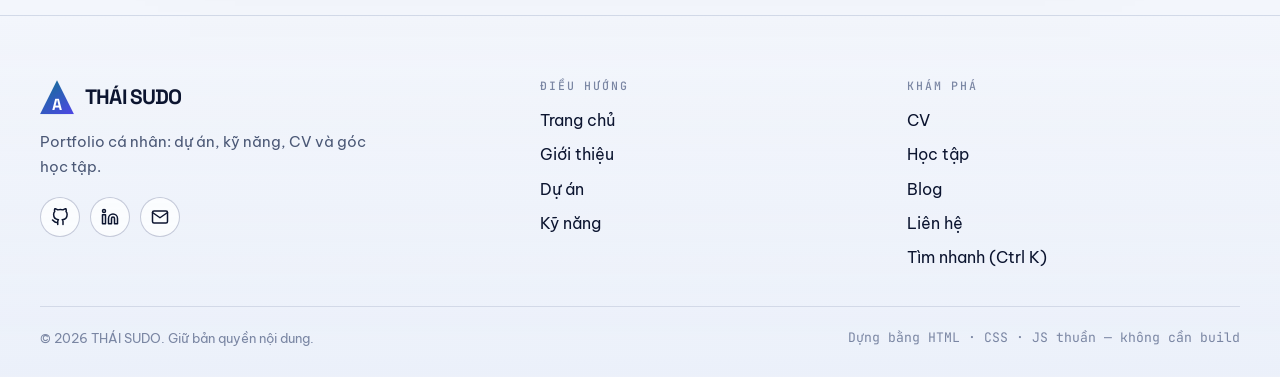
<file: cv.html>
<!doctype html>
<html lang="vi" class="no-js">
<head>
<meta charset="utf-8">
<meta name="viewport" content="width=device-width,initial-scale=1,viewport-fit=cover">
<title>CV</title>
<meta name="description" content="CV trực tuyến, in hoặc lưu thành PDF.">
<meta name="theme-color" content="#05070d">
<meta property="og:type" content="website"><meta property="og:title" content="CV"><meta property="og:description" content="CV trực tuyến, in hoặc lưu thành PDF."><meta property="og:image" content="assets/img/og.jpg">
<link rel="icon" href="assets/img/favicon.svg" type="image/svg+xml">
<script>
/* Áp theme TRƯỚC khi vẽ trang để không bị nháy. Mặc định theo hệ thống; người dùng đổi thì ghi nhớ. */
(function(){var d=document.documentElement;d.className='js';try{var t=JSON.parse(localStorage.getItem('apex.theme')||'null');if(t!=='light'&&t!=='dark')t=matchMedia('(prefers-color-scheme: light)').matches?'light':'dark';d.setAttribute('data-theme',t);var a=JSON.parse(localStorage.getItem('apex.accent')||'null');if(a)d.setAttribute('data-accent',a)}catch(e){d.setAttribute('data-theme','dark')}})();
</script>
<link rel="preconnect" href="https://fonts.googleapis.com"><link rel="preconnect" href="https://fonts.gstatic.com" crossorigin>
<link rel="stylesheet" href="https://fonts.googleapis.com/css2?family=Be+Vietnam+Pro:wght@400;500;600&family=JetBrains+Mono:wght@400;500&family=Space+Grotesk:wght@500;600;700&display=swap">
<link rel="stylesheet" href="assets/css/style.css">
</head>
<body data-page="cv" data-title="CV">
<div id="app-header"></div>
<main id="main" tabindex="-1">
<section class="page-head"><div class="wrap"><span class="kicker reveal">// cv</span><h1 class="reveal" style="--d:.05s">Hồ sơ <span class="grad">năng lực</span></h1><p class="reveal" style="--d:.1s">Chọn kiểu trình bày, bấm In để lưu thành PDF (chọn “Lưu dưới dạng PDF”). CV luôn in nền trắng dù bạn đang dùng giao diện tối.</p></div></section>
<section class="sec sec--tight"><div class="wrap">
  <div class="card cv-tools no-print reveal" role="group" aria-label="Tuỳ chọn CV">
    <div class="row" style="gap:18px"><label><input type="radio" name="cvstyle" value="modern" checked> Hiện đại</label><label><input type="radio" name="cvstyle" value="classic"> Cổ điển (ATS)</label><label><input type="checkbox" id="cvPhoto" checked> Hiện ảnh</label><label><input type="checkbox" id="cvEdit"> Sửa trực tiếp</label></div>
    <div class="row"><a class="btn btn--ghost btn--sm" id="cvFile" hidden download>Tải file CV</a><button class="btn btn--primary btn--sm" id="cvPrint" type="button">In / Lưu PDF</button></div>
  </div>
  <div data-render="cv"></div>
</div></section>
</main>
<div id="app-footer"></div>
<noscript><p style="position:fixed;inset:auto 0 0 0;padding:12px;text-align:center;background:#111;color:#fff;z-index:999">Trang này cần bật JavaScript để hiển thị đầy đủ nội dung.</p></noscript>
<script src="assets/js/license.js" defer></script>
<script src="assets/js/config.js" defer></script>
<script src="assets/js/scene3d.js" defer></script>
<script src="assets/js/main.js" defer></script>
<script src="assets/js/pages.js" defer></script>
</body>
</html>
</file>
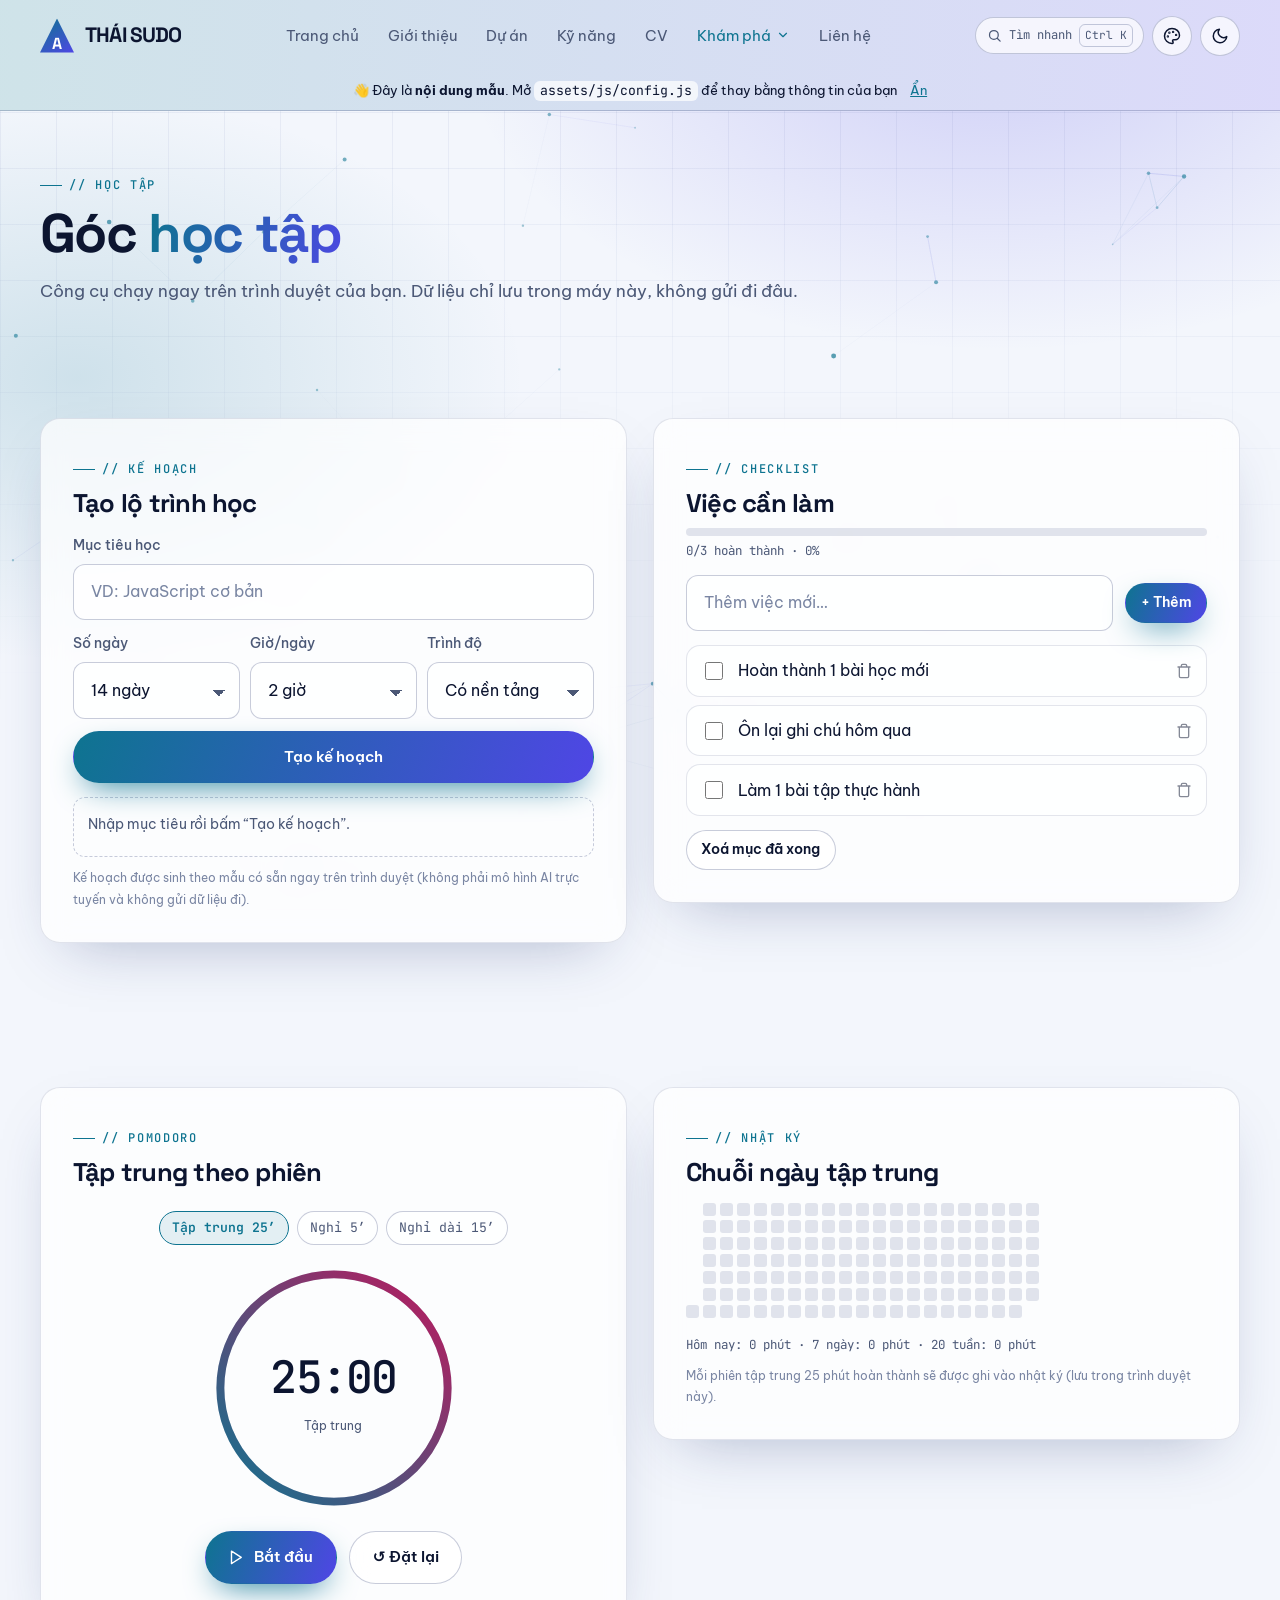
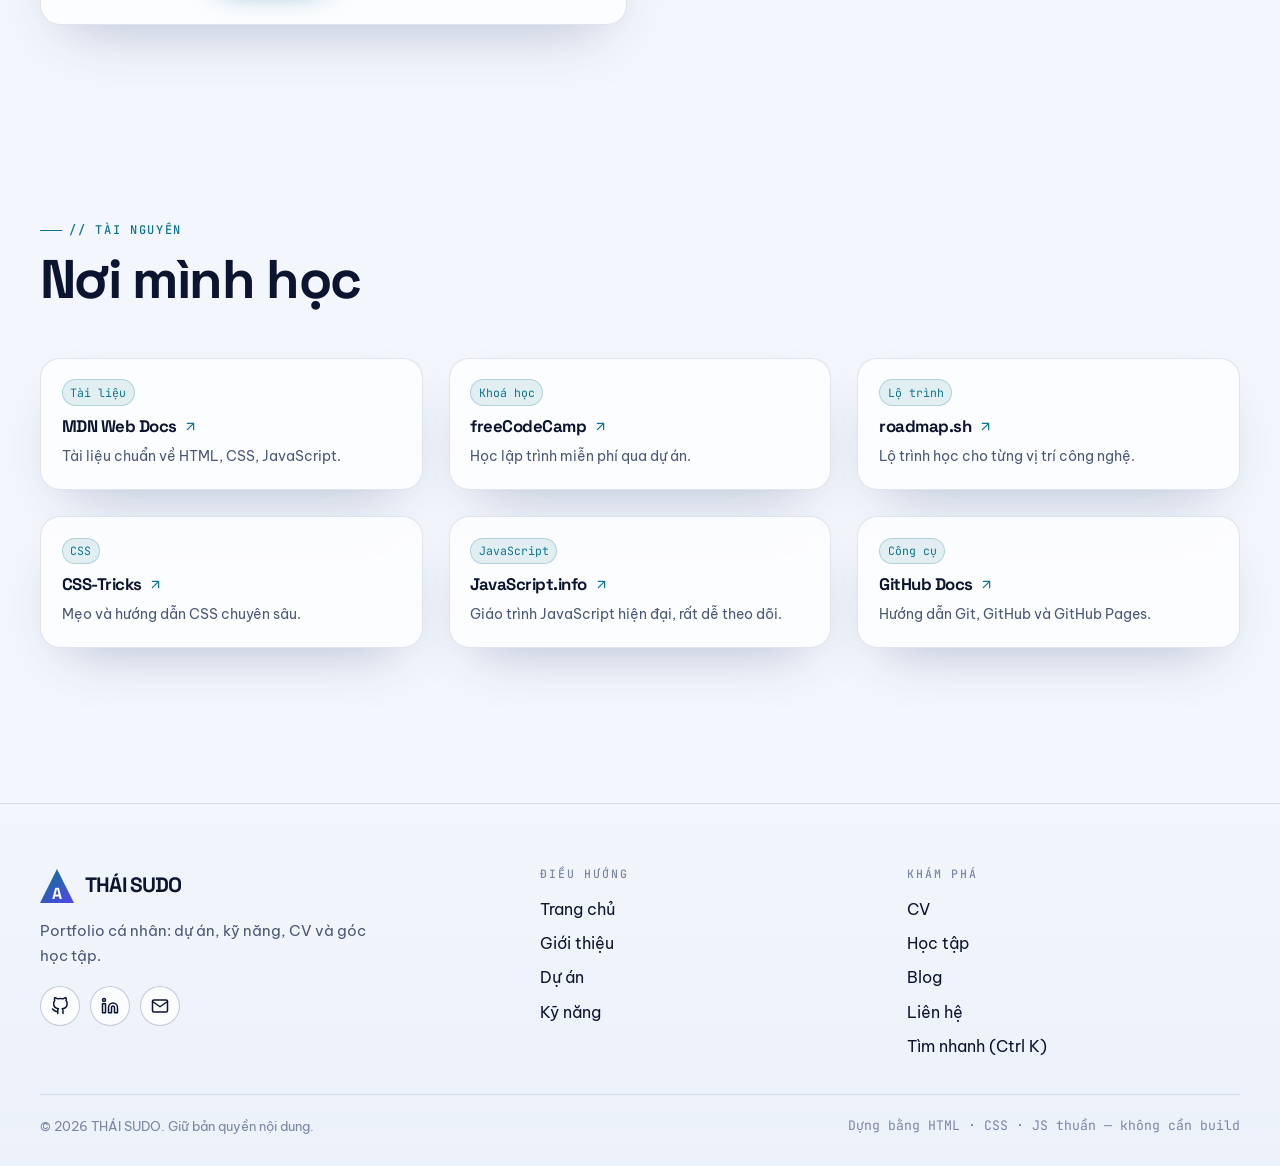
<file: learning.html>
<!doctype html>
<html lang="vi" class="no-js">
<head>
<meta charset="utf-8">
<meta name="viewport" content="width=device-width,initial-scale=1,viewport-fit=cover">
<title>Góc học tập</title>
<meta name="description" content="Lập kế hoạch học, checklist, Pomodoro và nhật ký tập trung.">
<meta name="theme-color" content="#05070d">
<meta property="og:type" content="website"><meta property="og:title" content="Góc học tập"><meta property="og:description" content="Lập kế hoạch học, checklist, Pomodoro và nhật ký tập trung."><meta property="og:image" content="assets/img/og.jpg">
<link rel="icon" href="assets/img/favicon.svg" type="image/svg+xml">
<script>
/* Áp theme TRƯỚC khi vẽ trang để không bị nháy. Mặc định theo hệ thống; người dùng đổi thì ghi nhớ. */
(function(){var d=document.documentElement;d.className='js';try{var t=JSON.parse(localStorage.getItem('apex.theme')||'null');if(t!=='light'&&t!=='dark')t=matchMedia('(prefers-color-scheme: light)').matches?'light':'dark';d.setAttribute('data-theme',t);var a=JSON.parse(localStorage.getItem('apex.accent')||'null');if(a)d.setAttribute('data-accent',a)}catch(e){d.setAttribute('data-theme','dark')}})();
</script>
<link rel="preconnect" href="https://fonts.googleapis.com"><link rel="preconnect" href="https://fonts.gstatic.com" crossorigin>
<link rel="stylesheet" href="https://fonts.googleapis.com/css2?family=Be+Vietnam+Pro:wght@400;500;600&family=JetBrains+Mono:wght@400;500&family=Space+Grotesk:wght@500;600;700&display=swap">
<link rel="stylesheet" href="assets/css/style.css">
</head>
<body data-page="learning" data-title="Học tập">
<div id="app-header"></div>
<main id="main" tabindex="-1">
<section class="page-head"><div class="wrap"><span class="kicker reveal">// học tập</span><h1 class="reveal" style="--d:.05s">Góc <span class="grad">học tập</span></h1><p class="reveal" style="--d:.1s">Công cụ chạy ngay trên trình duyệt của bạn. Dữ liệu chỉ lưu trong máy này, không gửi đi đâu.</p></div></section>
<section class="sec sec--tight"><div class="wrap">
  <div class="grid g2" style="align-items:start">
    <div class="card pad reveal"><span class="kicker">// kế hoạch</span><h2 style="font-size:1.6rem;margin:.6rem 0 1rem">Tạo lộ trình học</h2>
      <form id="planForm" class="grid" style="gap:12px" novalidate>
        <div class="field"><label for="goal">Mục tiêu học</label><input class="input" id="goal" name="goal" placeholder="VD: JavaScript cơ bản" required></div>
        <div class="grid g3" style="gap:10px"><div class="field"><label for="days">Số ngày</label><select class="input" id="days" name="days"><option value="7">7 ngày</option><option value="14" selected>14 ngày</option><option value="30">30 ngày</option></select></div>
        <div class="field"><label for="hours">Giờ/ngày</label><select class="input" id="hours" name="hours"><option value="1">1 giờ</option><option value="2" selected>2 giờ</option><option value="3">3 giờ</option></select></div>
        <div class="field"><label for="level">Trình độ</label><select class="input" id="level" name="level"><option value="new">Mới bắt đầu</option><option value="mid" selected>Có nền tảng</option><option value="adv">Nâng cao</option></select></div></div>
        <button class="btn btn--primary" type="submit">Tạo kế hoạch</button></form>
      <div class="out" id="planOut" aria-live="polite">Nhập mục tiêu rồi bấm “Tạo kế hoạch”.</div>
      <div class="row" id="planActs" hidden style="margin-top:12px"><button class="btn btn--ghost btn--sm" id="planAdd" type="button">Thêm vào checklist</button><button class="btn btn--ghost btn--sm" id="planCopy" type="button">Sao chép</button></div>
      <p class="note">Kế hoạch được sinh theo mẫu có sẵn ngay trên trình duyệt (không phải mô hình AI trực tuyến và không gửi dữ liệu đi).</p></div>
    <div class="card pad reveal"><span class="kicker">// checklist</span><h2 style="font-size:1.6rem;margin:.6rem 0 .4rem">Việc cần làm</h2>
      <div class="prog" aria-hidden="true"><i id="todoBar"></i></div><div class="mono muted" id="todoPct" style="font-size:.78rem" aria-live="polite"></div>
      <form id="todoForm" class="row" style="margin-top:14px;flex-wrap:nowrap"><label class="sr" for="todoIn">Thêm việc</label><input class="input" id="todoIn" placeholder="Thêm việc mới…" autocomplete="off"><button class="btn btn--primary btn--sm" type="submit" aria-label="Thêm">+ Thêm</button></form>
      <ul class="todo" id="todoList"></ul>
      <div class="row" style="margin-top:14px"><button class="btn btn--ghost btn--sm" id="todoClear" type="button">Xoá mục đã xong</button></div></div>
  </div>
</div></section>
<section class="sec sec--tight"><div class="wrap"><div class="grid g2" style="align-items:start">
  <div class="card pad reveal"><span class="kicker">// pomodoro</span><h2 style="font-size:1.6rem;margin:.6rem 0 1rem">Tập trung theo phiên</h2>
    <div class="pomo">
      <div class="tabs" style="margin:0" role="group" aria-label="Chế độ"><button type="button" class="chip on" data-mode="focus" aria-pressed="true">Tập trung 25′</button><button type="button" class="chip" data-mode="short" aria-pressed="false">Nghỉ 5′</button><button type="button" class="chip" data-mode="long" aria-pressed="false">Nghỉ dài 15′</button></div>
      <div class="pomo__ring"><svg viewBox="0 0 220 220" aria-hidden="true"><defs><linearGradient id="pg" x1="0" y1="0" x2="1" y2="1"><stop offset="0" stop-color="var(--a)"/><stop offset="1" stop-color="var(--c)"/></linearGradient></defs><circle class="bg" cx="110" cy="110" r="100"/><circle class="fg" id="pomoFg" cx="110" cy="110" r="100"/></svg><div class="pomo__time"><b id="pomoTime" role="timer">25:00</b><small id="pomoLbl">Tập trung</small></div></div>
      <div class="row"><button class="btn btn--primary" id="pomoGo" type="button"></button><button class="btn btn--ghost" id="pomoReset" type="button" aria-label="Đặt lại">↺ Đặt lại</button></div>
    </div></div>
  <div class="card pad reveal"><span class="kicker">// nhật ký</span><h2 style="font-size:1.6rem;margin:.6rem 0 1rem">Chuỗi ngày tập trung</h2><div class="heat" id="heat" aria-label="Biểu đồ nhiệt 20 tuần"></div><div class="mono muted" id="focusStats" style="font-size:.78rem;margin-top:8px"></div><p class="note">Mỗi phiên tập trung 25 phút hoàn thành sẽ được ghi vào nhật ký (lưu trong trình duyệt này).</p></div>
</div></div></section>
<section class="sec"><div class="wrap"><div class="sec__head reveal"><span class="kicker">// tài nguyên</span><h2>Nơi mình học</h2></div><div class="grid g3" data-render="resources"></div></div></section>
</main>
<div id="app-footer"></div>
<noscript><p style="position:fixed;inset:auto 0 0 0;padding:12px;text-align:center;background:#111;color:#fff;z-index:999">Trang này cần bật JavaScript để hiển thị đầy đủ nội dung.</p></noscript>
<script src="assets/js/license.js" defer></script>
<script src="assets/js/config.js" defer></script>
<script src="assets/js/scene3d.js" defer></script>
<script src="assets/js/main.js" defer></script>
<script src="assets/js/pages.js" defer></script>
</body>
</html>
</file>
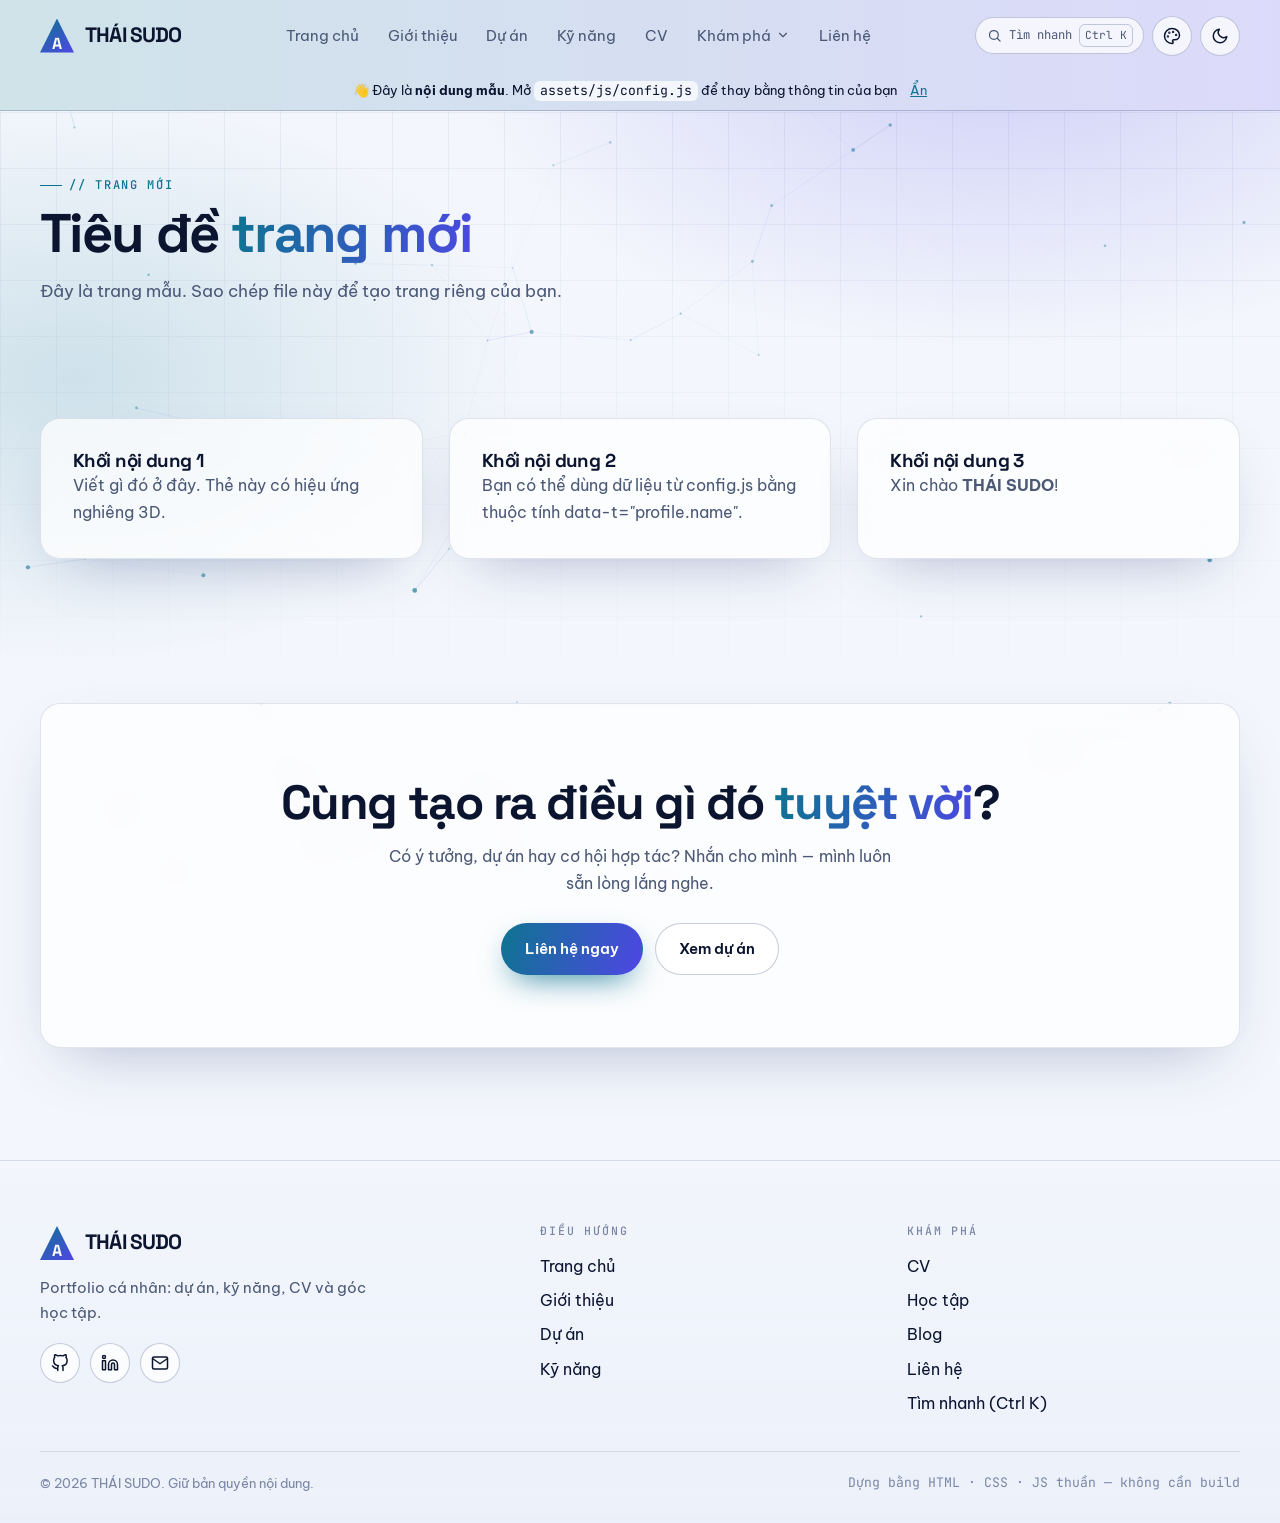
<file: page-template.html>
<!doctype html>
<html lang="vi" class="no-js">
<head>
<meta charset="utf-8">
<meta name="viewport" content="width=device-width,initial-scale=1,viewport-fit=cover">
<title>Trang mới (mẫu)</title>
<meta name="description" content="Trang mẫu để nhân bản.">
<meta name="theme-color" content="#05070d">
<meta property="og:type" content="website"><meta property="og:title" content="Trang mới (mẫu)"><meta property="og:description" content="Trang mẫu để nhân bản."><meta property="og:image" content="assets/img/og.jpg">
<link rel="icon" href="assets/img/favicon.svg" type="image/svg+xml">
<script>
/* Áp theme TRƯỚC khi vẽ trang để không bị nháy. Mặc định theo hệ thống; người dùng đổi thì ghi nhớ. */
(function(){var d=document.documentElement;d.className='js';try{var t=JSON.parse(localStorage.getItem('apex.theme')||'null');if(t!=='light'&&t!=='dark')t=matchMedia('(prefers-color-scheme: light)').matches?'light':'dark';d.setAttribute('data-theme',t);var a=JSON.parse(localStorage.getItem('apex.accent')||'null');if(a)d.setAttribute('data-accent',a)}catch(e){d.setAttribute('data-theme','dark')}})();
</script>
<link rel="preconnect" href="https://fonts.googleapis.com"><link rel="preconnect" href="https://fonts.gstatic.com" crossorigin>
<link rel="stylesheet" href="https://fonts.googleapis.com/css2?family=Be+Vietnam+Pro:wght@400;500;600&family=JetBrains+Mono:wght@400;500&family=Space+Grotesk:wght@500;600;700&display=swap">
<link rel="stylesheet" href="assets/css/style.css">
</head>
<body data-page="template" data-title="Trang mới">
<div id="app-header"></div>
<main id="main" tabindex="-1">
<!-- ═══════════ TRANG MẪU ═══════════
     Cách thêm trang mới: (1) copy file này, đổi tên vd  chung-chi.html
     (2) sửa  data-title  ở thẻ <body> phía trên  (3) sửa nội dung bên dưới
     (4) thêm 1 dòng vào  nav  trong assets/js/config.js:  { id:"chung-chi", label:"Chứng chỉ", href:"chung-chi.html" }
     (5) đổi  data-page  của <body> thành đúng id đó để menu sáng đúng mục.
     Các class có sẵn: .sec .wrap .card .pad .grid .g2 .g3 .btn .chip .tags .reveal ... -->
<section class="page-head"><div class="wrap"><span class="kicker reveal">// trang mới</span><h1 class="reveal" style="--d:.05s">Tiêu đề <span class="grad">trang mới</span></h1><p class="reveal" style="--d:.1s">Đây là trang mẫu. Sao chép file này để tạo trang riêng của bạn.</p></div></section>
<section class="sec sec--tight"><div class="wrap">
  <div class="grid g3" data-stagger>
    <article class="card pad tilt" data-tilt="8"><h3>Khối nội dung 1</h3><p class="muted">Viết gì đó ở đây. Thẻ này có hiệu ứng nghiêng 3D.</p></article>
    <article class="card pad tilt" data-tilt="8"><h3>Khối nội dung 2</h3><p class="muted">Bạn có thể dùng dữ liệu từ config.js bằng thuộc tính data-t="profile.name".</p></article>
    <article class="card pad tilt" data-tilt="8"><h3>Khối nội dung 3</h3><p class="muted">Xin chào <b data-t="profile.name"></b>!</p></article>
  </div>
</div></section>
<section class="sec sec--tight"><div class="wrap"><div class="card cta reveal"><h2>Cùng tạo ra điều gì đó <span class="grad">tuyệt vời</span>?</h2><p>Có ý tưởng, dự án hay cơ hội hợp tác? Nhắn cho mình — mình luôn sẵn lòng lắng nghe.</p><div class="row"><a class="btn btn--primary" href="contact.html">Liên hệ ngay</a><a class="btn btn--ghost" href="projects.html">Xem dự án</a></div></div></div></section>
</main>
<div id="app-footer"></div>
<noscript><p style="position:fixed;inset:auto 0 0 0;padding:12px;text-align:center;background:#111;color:#fff;z-index:999">Trang này cần bật JavaScript để hiển thị đầy đủ nội dung.</p></noscript>
<script src="assets/js/license.js" defer></script>
<script src="assets/js/config.js" defer></script>
<script src="assets/js/scene3d.js" defer></script>
<script src="assets/js/main.js" defer></script>
<script src="assets/js/pages.js" defer></script>
</body>
</html>
</file>
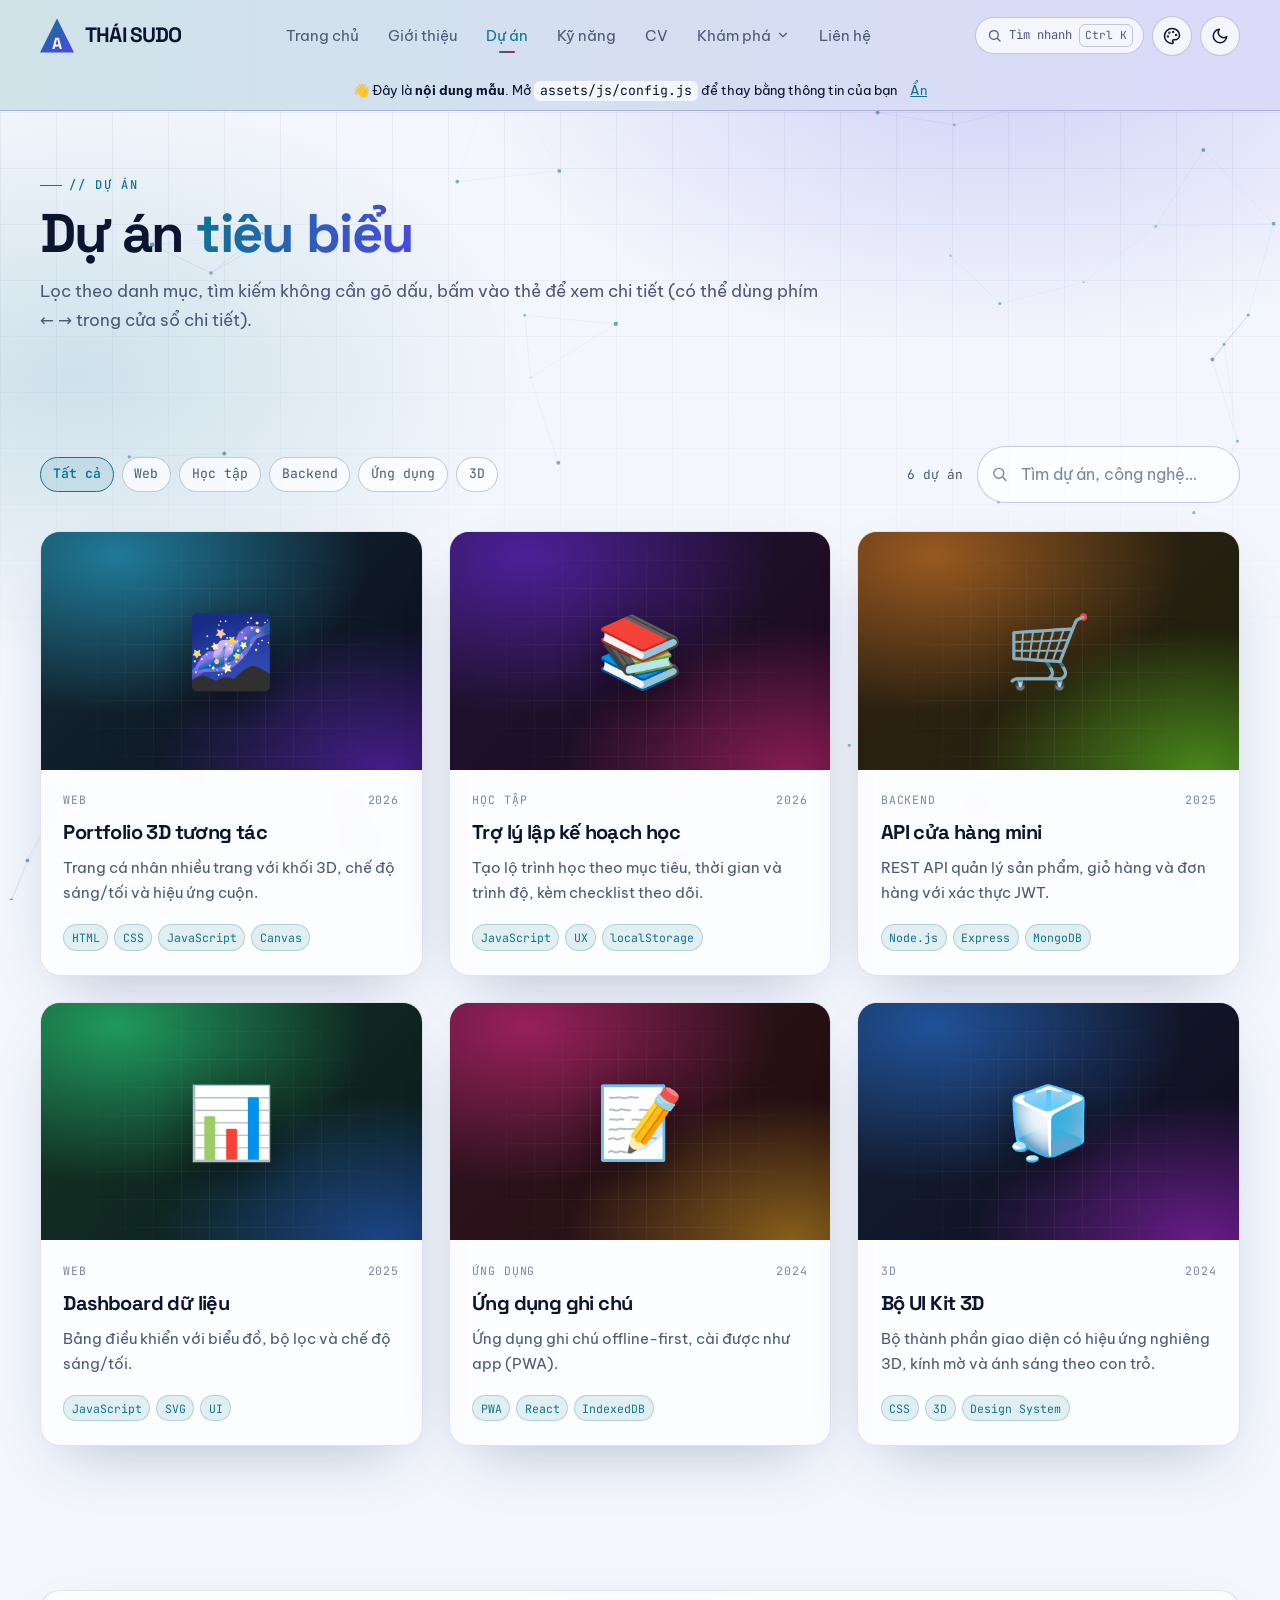
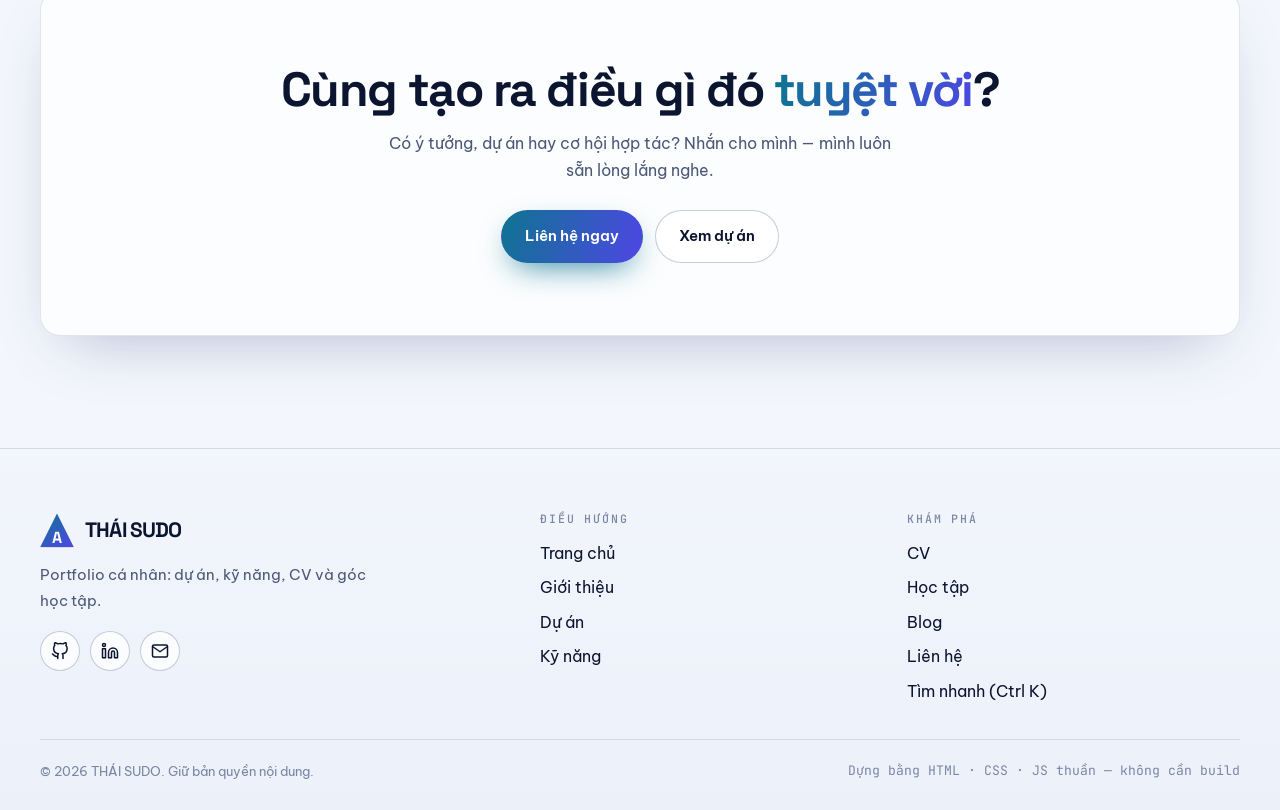
<file: projects.html>
<!doctype html>
<html lang="vi" class="no-js">
<head>
<meta charset="utf-8">
<meta name="viewport" content="width=device-width,initial-scale=1,viewport-fit=cover">
<title>Dự án</title>
<meta name="description" content="Các dự án tiêu biểu.">
<meta name="theme-color" content="#05070d">
<meta property="og:type" content="website"><meta property="og:title" content="Dự án"><meta property="og:description" content="Các dự án tiêu biểu."><meta property="og:image" content="assets/img/og.jpg">
<link rel="icon" href="assets/img/favicon.svg" type="image/svg+xml">
<script>
/* Áp theme TRƯỚC khi vẽ trang để không bị nháy. Mặc định theo hệ thống; người dùng đổi thì ghi nhớ. */
(function(){var d=document.documentElement;d.className='js';try{var t=JSON.parse(localStorage.getItem('apex.theme')||'null');if(t!=='light'&&t!=='dark')t=matchMedia('(prefers-color-scheme: light)').matches?'light':'dark';d.setAttribute('data-theme',t);var a=JSON.parse(localStorage.getItem('apex.accent')||'null');if(a)d.setAttribute('data-accent',a)}catch(e){d.setAttribute('data-theme','dark')}})();
</script>
<link rel="preconnect" href="https://fonts.googleapis.com"><link rel="preconnect" href="https://fonts.gstatic.com" crossorigin>
<link rel="stylesheet" href="https://fonts.googleapis.com/css2?family=Be+Vietnam+Pro:wght@400;500;600&family=JetBrains+Mono:wght@400;500&family=Space+Grotesk:wght@500;600;700&display=swap">
<link rel="stylesheet" href="assets/css/style.css">
</head>
<body data-page="projects" data-title="Dự án">
<div id="app-header"></div>
<main id="main" tabindex="-1">
<section class="page-head"><div class="wrap"><span class="kicker reveal">// dự án</span><h1 class="reveal" style="--d:.05s">Dự án <span class="grad">tiêu biểu</span></h1><p class="reveal" style="--d:.1s">Lọc theo danh mục, tìm kiếm không cần gõ dấu, bấm vào thẻ để xem chi tiết (có thể dùng phím ← → trong cửa sổ chi tiết).</p></div></section>
<section class="sec sec--tight"><div class="wrap">
  <div class="toolbar"><div class="chips" id="pchips" role="group" aria-label="Lọc theo danh mục"></div><div class="row" style="gap:14px"><span class="mono muted" id="pcount" aria-live="polite" style="font-size:.8rem"></span><label class="searchbox"><span class="sr">Tìm dự án</span><svg viewBox="0 0 24 24" fill="none" stroke="currentColor" stroke-width="2" stroke-linecap="round" aria-hidden="true"><circle cx="11" cy="11" r="7"/><path d="m21 21-4.3-4.3"/></svg><input class="input" id="pq" type="search" placeholder="Tìm dự án, công nghệ…" autocomplete="off"></label></div></div>
  <div class="pgrid" id="pgrid"></div>
</div></section>
<section class="sec sec--tight"><div class="wrap"><div class="card cta reveal"><h2>Cùng tạo ra điều gì đó <span class="grad">tuyệt vời</span>?</h2><p>Có ý tưởng, dự án hay cơ hội hợp tác? Nhắn cho mình — mình luôn sẵn lòng lắng nghe.</p><div class="row"><a class="btn btn--primary" href="contact.html">Liên hệ ngay</a><a class="btn btn--ghost" href="projects.html">Xem dự án</a></div></div></div></section>
</main>
<div id="app-footer"></div>
<noscript><p style="position:fixed;inset:auto 0 0 0;padding:12px;text-align:center;background:#111;color:#fff;z-index:999">Trang này cần bật JavaScript để hiển thị đầy đủ nội dung.</p></noscript>
<script src="assets/js/license.js" defer></script>
<script src="assets/js/config.js" defer></script>
<script src="assets/js/scene3d.js" defer></script>
<script src="assets/js/main.js" defer></script>
<script src="assets/js/pages.js" defer></script>
</body>
</html>
</file>
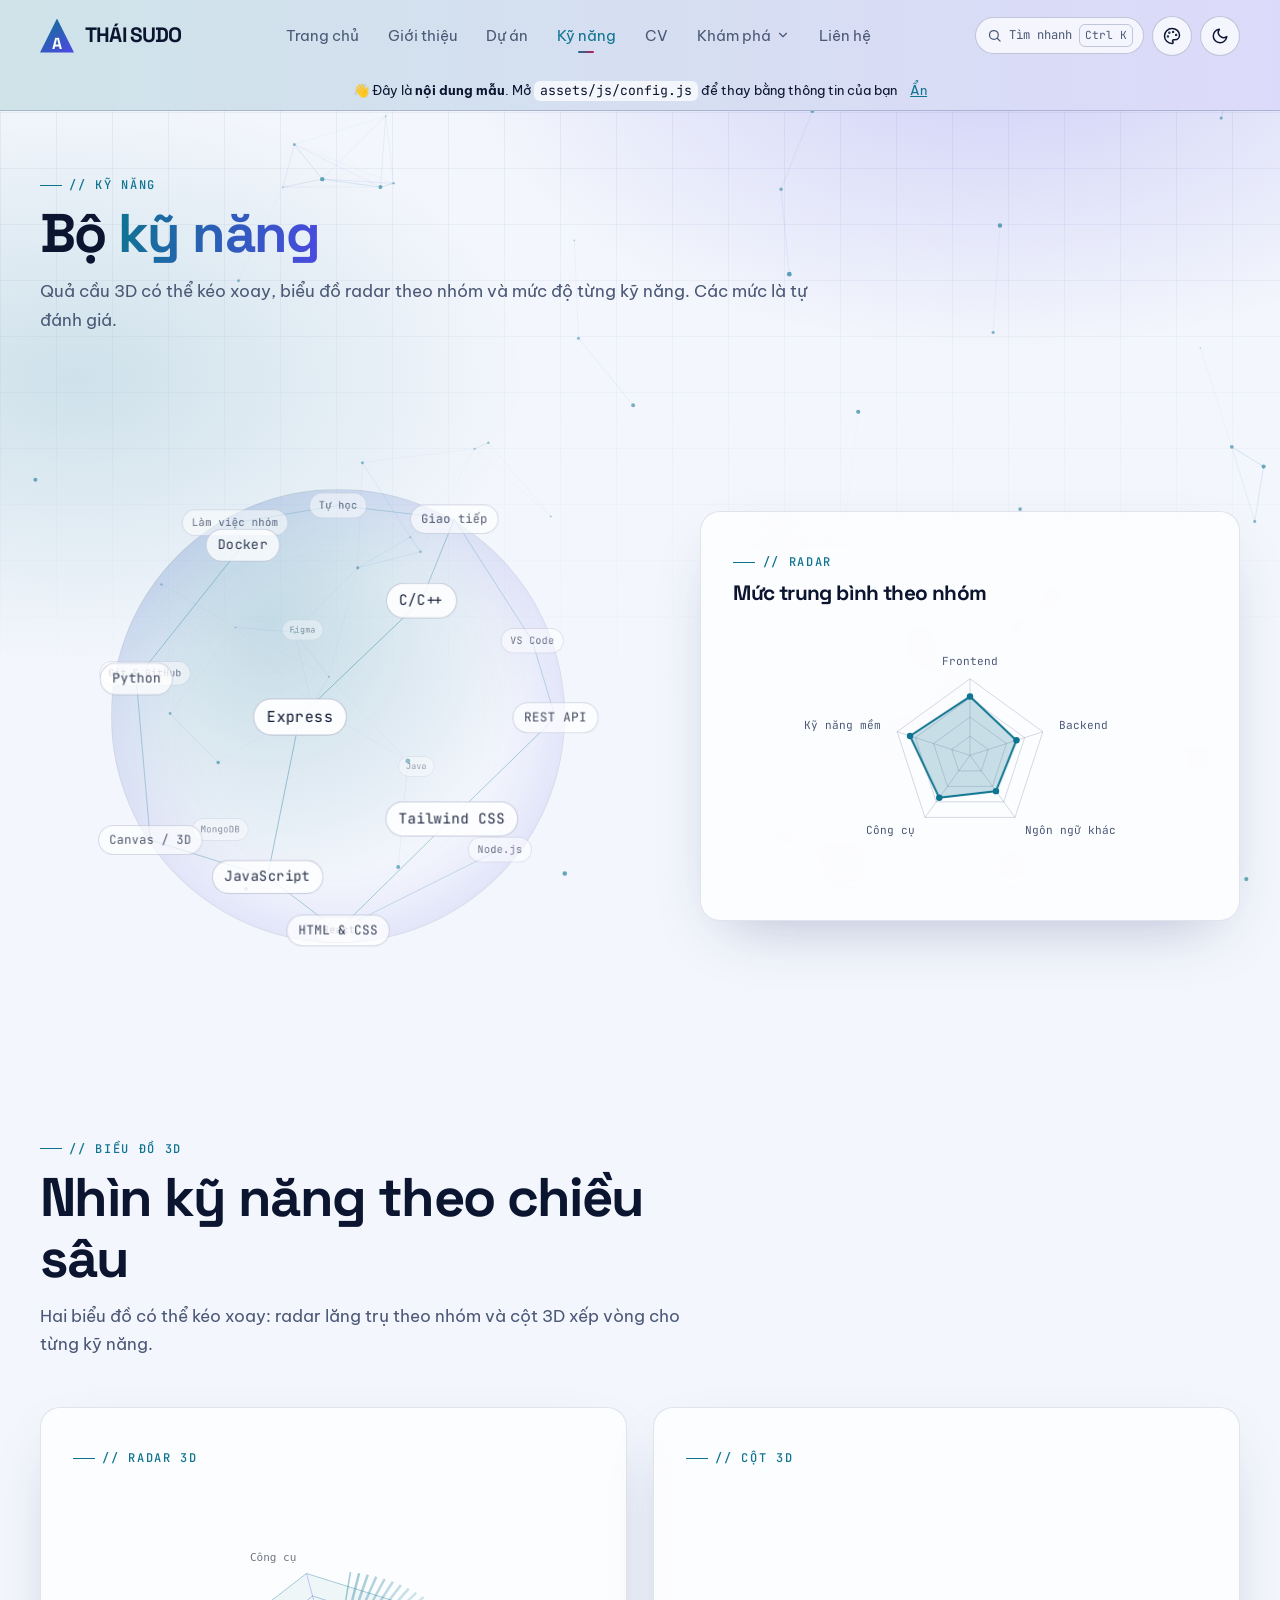
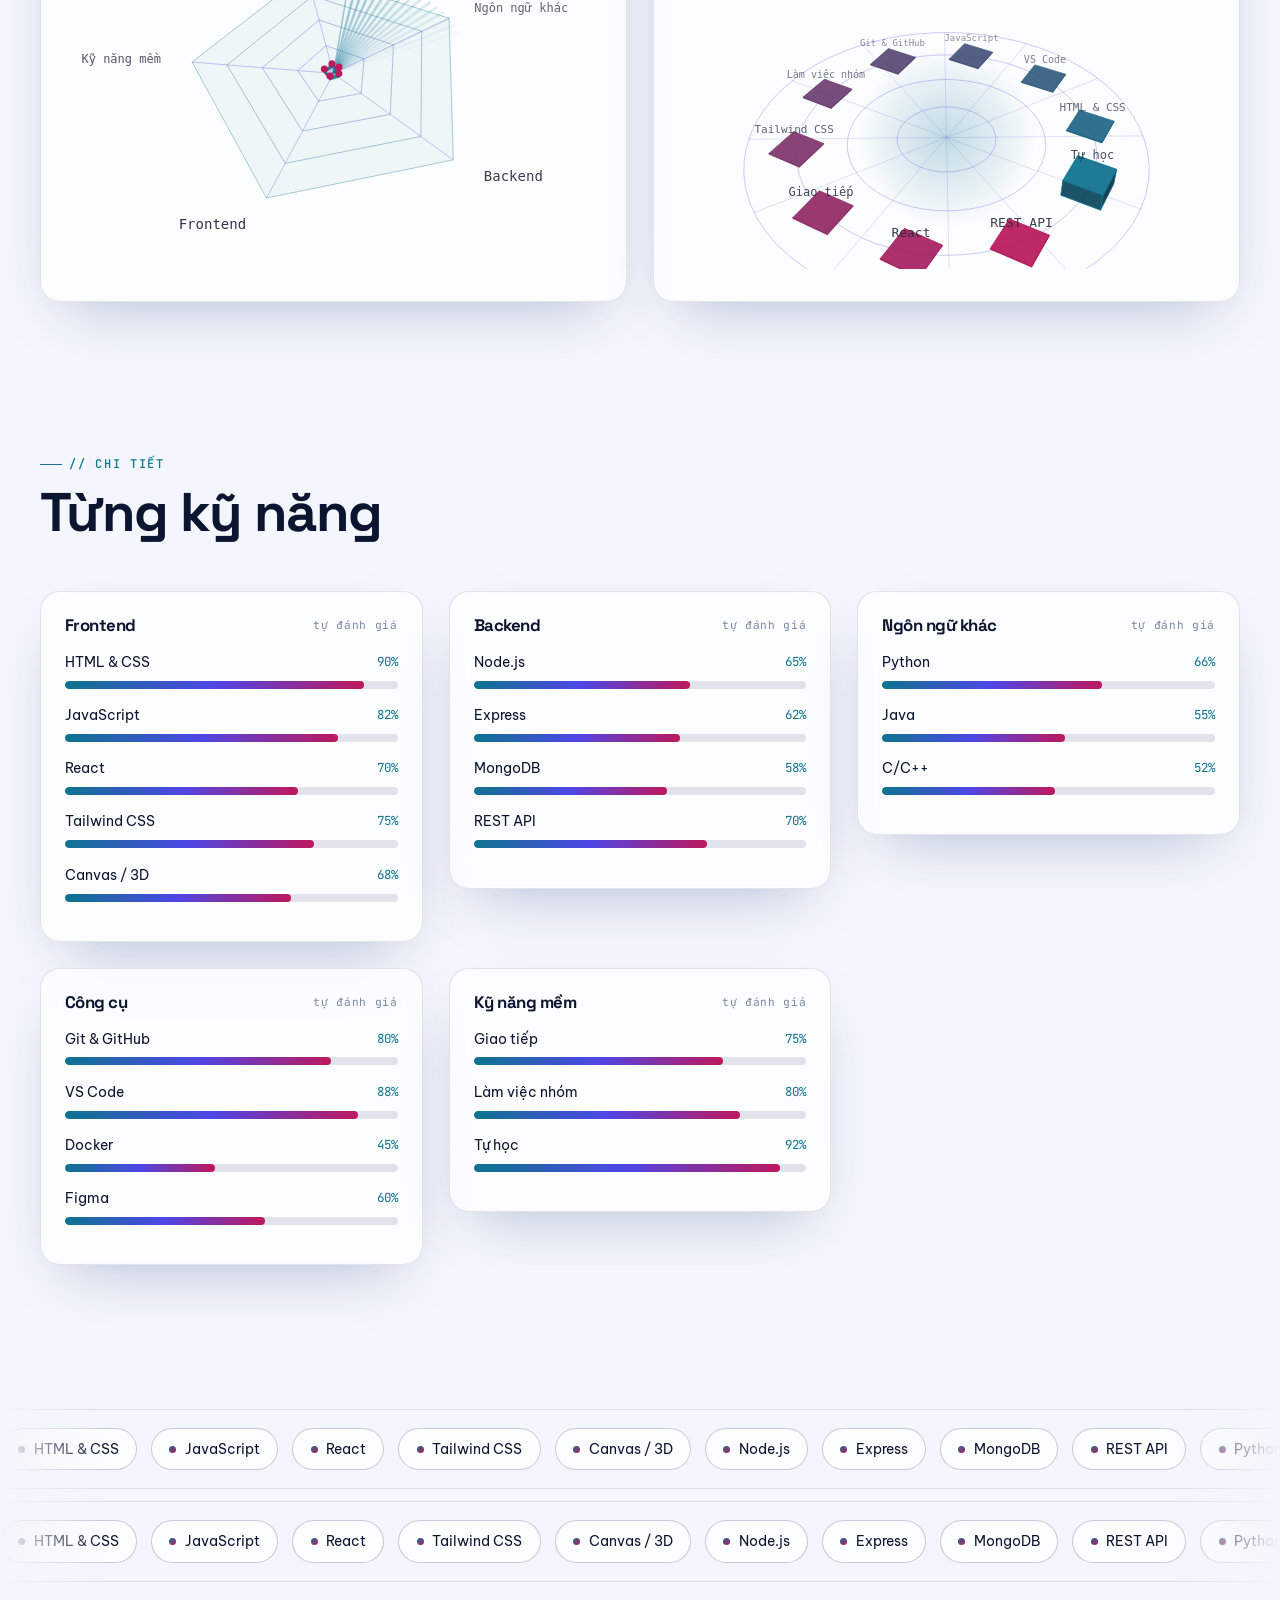
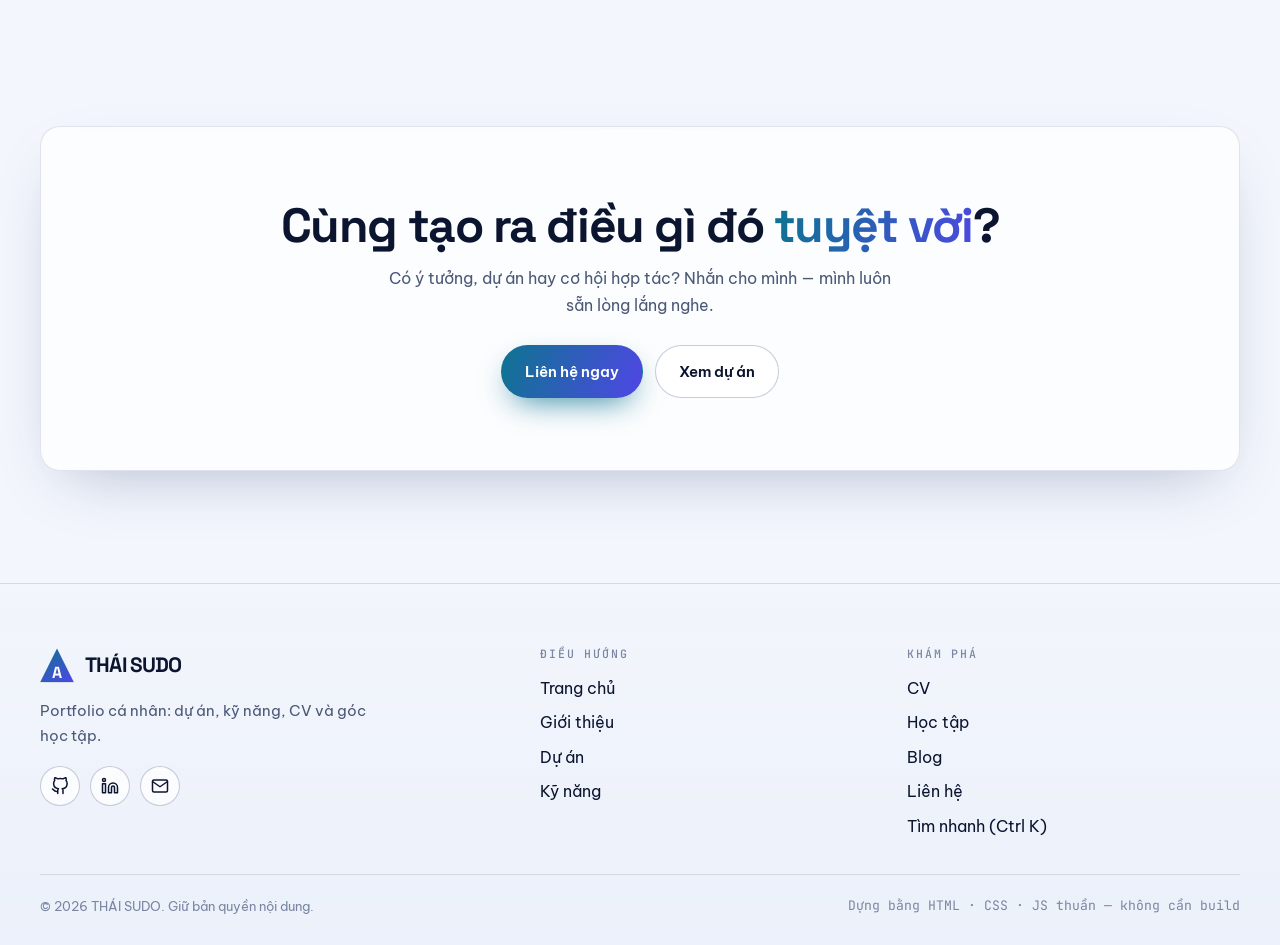
<file: skills.html>
<!doctype html>
<html lang="vi" class="no-js">
<head>
<meta charset="utf-8">
<meta name="viewport" content="width=device-width,initial-scale=1,viewport-fit=cover">
<title>Kỹ năng</title>
<meta name="description" content="Bộ kỹ năng và công cụ.">
<meta name="theme-color" content="#05070d">
<meta property="og:type" content="website"><meta property="og:title" content="Kỹ năng"><meta property="og:description" content="Bộ kỹ năng và công cụ."><meta property="og:image" content="assets/img/og.jpg">
<link rel="icon" href="assets/img/favicon.svg" type="image/svg+xml">
<script>
/* Áp theme TRƯỚC khi vẽ trang để không bị nháy. Mặc định theo hệ thống; người dùng đổi thì ghi nhớ. */
(function(){var d=document.documentElement;d.className='js';try{var t=JSON.parse(localStorage.getItem('apex.theme')||'null');if(t!=='light'&&t!=='dark')t=matchMedia('(prefers-color-scheme: light)').matches?'light':'dark';d.setAttribute('data-theme',t);var a=JSON.parse(localStorage.getItem('apex.accent')||'null');if(a)d.setAttribute('data-accent',a)}catch(e){d.setAttribute('data-theme','dark')}})();
</script>
<link rel="preconnect" href="https://fonts.googleapis.com"><link rel="preconnect" href="https://fonts.gstatic.com" crossorigin>
<link rel="stylesheet" href="https://fonts.googleapis.com/css2?family=Be+Vietnam+Pro:wght@400;500;600&family=JetBrains+Mono:wght@400;500&family=Space+Grotesk:wght@500;600;700&display=swap">
<link rel="stylesheet" href="assets/css/style.css">
</head>
<body data-page="skills" data-title="Kỹ năng">
<div id="app-header"></div>
<main id="main" tabindex="-1">
<section class="page-head"><div class="wrap"><span class="kicker reveal">// kỹ năng</span><h1 class="reveal" style="--d:.05s">Bộ <span class="grad">kỹ năng</span></h1><p class="reveal" style="--d:.1s">Quả cầu 3D có thể kéo xoay, biểu đồ radar theo nhóm và mức độ từng kỹ năng. Các mức là tự đánh giá.</p></div></section>
<section class="sec sec--tight"><div class="wrap split">
  <div data-render="sphere" data-max="30"></div>
  <div class="card pad reveal"><span class="kicker">// radar</span><h3 style="margin:.6rem 0 1rem;font-size:1.3rem">Mức trung bình theo nhóm</h3><div data-render="radar"></div></div>
</div></section>
<section class="sec sec--tight"><div class="wrap"><div class="sec__head reveal"><span class="kicker">// biểu đồ 3D</span><h2>Nhìn kỹ năng theo chiều sâu</h2><p>Hai biểu đồ có thể kéo xoay: radar lăng trụ theo nhóm và cột 3D xếp vòng cho từng kỹ năng.</p></div><div class="grid g2" style="align-items:start"><div class="card pad reveal"><span class="kicker">// radar 3d</span><div data-render="radar3d" style="margin-top:.6rem"></div></div><div class="card pad reveal"><span class="kicker">// cột 3d</span><div data-render="bars3d" data-max="10" style="margin-top:.6rem"></div></div></div></div></section>
<section class="sec sec--tight"><div class="wrap"><div class="sec__head reveal"><span class="kicker">// chi tiết</span><h2>Từng kỹ năng</h2></div><div class="grid g3" data-render="skillGroups" style="align-items:start"></div></div></section>
<section class="sec sec--tight"><div data-render="marquee"></div><div style="height:12px"></div><div data-render="marquee" data-rev></div></section>
<section class="sec sec--tight"><div class="wrap"><div class="card cta reveal"><h2>Cùng tạo ra điều gì đó <span class="grad">tuyệt vời</span>?</h2><p>Có ý tưởng, dự án hay cơ hội hợp tác? Nhắn cho mình — mình luôn sẵn lòng lắng nghe.</p><div class="row"><a class="btn btn--primary" href="contact.html">Liên hệ ngay</a><a class="btn btn--ghost" href="projects.html">Xem dự án</a></div></div></div></section>
</main>
<div id="app-footer"></div>
<noscript><p style="position:fixed;inset:auto 0 0 0;padding:12px;text-align:center;background:#111;color:#fff;z-index:999">Trang này cần bật JavaScript để hiển thị đầy đủ nội dung.</p></noscript>
<script src="assets/js/license.js" defer></script>
<script src="assets/js/config.js" defer></script>
<script src="assets/js/scene3d.js" defer></script>
<script src="assets/js/main.js" defer></script>
<script src="assets/js/pages.js" defer></script>
</body>
</html>
</file>
<file: assets/css/style.css>
/* ═══════════════ APEX · STYLE ═══════════════
   Mục lục: 1 Token & theme · 2 Base · 3 Bố cục · 4 Nút/thẻ · 5 Thanh menu · 6 Hero & 3D
   7 Marquee · 8 Dự án · 9 Modal · 10 Hành trình · 11 Kỹ năng · 12 Đánh giá 3D · 13 CV
   14 Học tập · 15 Blog · 16 Liên hệ · 17 Footer · 18 Hiệu ứng · 19 Responsive · 20 Print
*/

/* ───── 1. TOKEN & THEME ───── */
:root{
  --font-d:"Space Grotesk","Be Vietnam Pro",system-ui,sans-serif;
  --font-b:"Be Vietnam Pro","IBM Plex Sans",system-ui,-apple-system,"Segoe UI",Roboto,sans-serif;
  --font-m:"JetBrains Mono",ui-monospace,SFMono-Regular,Menlo,Consolas,monospace;
  --r:20px;--r-s:12px;--max:1200px;--gut:clamp(18px,4vw,40px);--nav-h:72px;
  --ease:cubic-bezier(.2,.75,.2,1);
}
/* bảng màu: mỗi màu có bản cho nền tối (-d) và nền sáng (-l) */
:root,:root[data-accent="cyan"]{--a-d:#22d3ee;--b-d:#818cf8;--c-d:#f472b6;--a-l:#0e7490;--b-l:#4f46e5;--c-l:#be185d}
:root[data-accent="violet"]{--a-d:#a78bfa;--b-d:#60a5fa;--c-d:#f0abfc;--a-l:#6d28d9;--b-l:#2563eb;--c-l:#a21caf}
:root[data-accent="emerald"]{--a-d:#34d399;--b-d:#22d3ee;--c-d:#a3e635;--a-l:#047857;--b-l:#0e7490;--c-l:#4d7c0f}
:root[data-accent="amber"]{--a-d:#fbbf24;--b-d:#fb7185;--c-d:#f97316;--a-l:#b45309;--b-l:#be123c;--c-l:#c2410c}
:root[data-accent="rose"]{--a-d:#fb7185;--b-d:#c084fc;--c-d:#fbbf24;--a-l:#be123c;--b-l:#7e22ce;--c-l:#b45309}

:root,:root[data-theme="dark"]{
  color-scheme:dark;
  --a:var(--a-d);--b:var(--b-d);--c:var(--c-d);--on-a:#04121a;
  --bg:#05070d;--bg-2:#0a0f1c;--solid:#0d1426;
  --surface:rgba(15,22,42,.66);--surface-2:rgba(24,33,60,.78);
  --line:rgba(140,170,255,.14);--line-2:rgba(140,170,255,.28);
  --text:#eaf0ff;--muted:#9aa7c2;--faint:#67738f;
  --shadow:0 28px 70px -30px rgba(0,0,0,.8);
  --grid:rgba(120,160,255,.07);--hero-fade:#05070d;
}
:root[data-theme="light"]{
  color-scheme:light;
  --a:var(--a-l);--b:var(--b-l);--c:var(--c-l);--on-a:#fff;
  --bg:#f3f6fc;--bg-2:#e8eef9;--solid:#fff;
  --surface:rgba(255,255,255,.72);--surface-2:rgba(255,255,255,.92);
  --line:rgba(25,45,100,.12);--line-2:rgba(25,45,100,.24);
  --text:#0c1530;--muted:#4b5876;--faint:#7a86a3;
  --shadow:0 24px 60px -28px rgba(30,50,110,.35);
  --grid:rgba(30,60,140,.07);--hero-fade:#f3f6fc;
}

/* ───── 2. BASE ───── */
*,*::before,*::after{box-sizing:border-box}
html{-webkit-text-size-adjust:100%;scroll-behavior:smooth;scroll-padding-top:calc(var(--nav-h) + 18px)}
html.lock{overflow:hidden}
body{margin:0;min-height:100vh;font-family:var(--font-b);font-size:16px;line-height:1.7;color:var(--text);background:var(--bg);overflow-x:hidden;transition:background .45s,color .45s}
body::before{content:"";position:fixed;inset:0;z-index:-3;pointer-events:none;
  background:radial-gradient(60% 50% at 78% 4%,color-mix(in srgb,var(--b) 22%,transparent),transparent 70%),radial-gradient(50% 45% at 6% 42%,color-mix(in srgb,var(--a) 16%,transparent),transparent 70%),var(--bg)}
body::after{content:"";position:fixed;inset:0;z-index:-2;pointer-events:none;background-image:linear-gradient(var(--grid) 1px,transparent 1px),linear-gradient(90deg,var(--grid) 1px,transparent 1px);background-size:56px 56px;mask-image:linear-gradient(to bottom,#000,transparent 80%);-webkit-mask-image:linear-gradient(to bottom,#000,transparent 80%)}
img,svg,canvas,video{display:block;max-width:100%}
a{color:inherit;text-decoration:none}
button,input,select,textarea{font:inherit;color:inherit}
button{cursor:pointer;background:none;border:0;padding:0}
h1,h2,h3,h4{font-family:var(--font-d);line-height:1.12;letter-spacing:-.03em;margin:0}
p{margin:0}ul,ol{margin:0;padding:0;list-style:none}
:focus-visible{outline:2px solid var(--a);outline-offset:3px;border-radius:6px}
::selection{background:color-mix(in srgb,var(--a) 38%,transparent)}
::-webkit-scrollbar{width:10px;height:10px}::-webkit-scrollbar-thumb{background:var(--line-2);border-radius:99px;border:2px solid var(--bg)}::-webkit-scrollbar-track{background:transparent}
.sr{position:absolute;width:1px;height:1px;overflow:hidden;clip:rect(0 0 0 0);white-space:nowrap}
.mono{font-family:var(--font-m)}
.muted{color:var(--muted)}
.grad{background:linear-gradient(100deg,var(--a),var(--b) 55%,var(--c));-webkit-background-clip:text;background-clip:text;color:transparent;background-size:200% auto;animation:shimmer 7s linear infinite}
@keyframes shimmer{to{background-position:200% center}}
.skip{position:fixed;left:12px;top:-70px;z-index:400;background:var(--a);color:var(--on-a);padding:10px 16px;border-radius:10px;font-weight:600;transition:top .2s}.skip:focus{top:12px}
[hidden]{display:none!important}
.page-in{animation:pageIn .5s ease}@keyframes pageIn{from{opacity:0}} /* chỉ opacity: transform trên body sẽ làm hỏng position:fixed */
html.leaving body{opacity:0;transition:opacity .22s ease}
#ambient{position:fixed;inset:0;width:100%;height:100%;z-index:-1;pointer-events:none;opacity:.8}

/* ───── 3. BỐ CỤC ───── */
.wrap{width:min(var(--max),100% - 2*var(--gut));margin-inline:auto}
.sec{position:relative;padding:clamp(64px,9vw,120px) 0}
.sec--tight{padding:clamp(40px,6vw,72px) 0}
.sec__head{max-width:680px;margin-bottom:clamp(28px,4vw,48px)}
.sec__head--c{margin-inline:auto;text-align:center}
.kicker{display:inline-flex;align-items:center;gap:.6em;font-family:var(--font-m);font-size:.75rem;letter-spacing:.14em;text-transform:uppercase;color:var(--a);font-weight:500}
.kicker::before{content:"";width:22px;height:1px;background:var(--a)}
.sec__head h2,.page-head h1{font-size:clamp(2rem,4.6vw,3.4rem);margin:.5rem 0 .8rem}
.sec__head p,.page-head p{color:var(--muted);font-size:1.05rem}
.page-head{padding:calc(var(--nav-h) + clamp(48px,8vw,96px)) 0 clamp(20px,4vw,40px);position:relative}
.page-head .wrap>*{max-width:780px}
.grid{display:grid;gap:clamp(16px,2.2vw,26px)}
.g2{grid-template-columns:repeat(2,1fr)}.g3{grid-template-columns:repeat(3,1fr)}.g4{grid-template-columns:repeat(4,1fr)}
.split{display:grid;grid-template-columns:1.05fr .95fr;gap:clamp(28px,5vw,64px);align-items:center}
.row{display:flex;flex-wrap:wrap;gap:12px;align-items:center}
.center{text-align:center}

/* ───── 4. NÚT, THẺ, CHIP ───── */
.btn{position:relative;display:inline-flex;align-items:center;justify-content:center;gap:.6em;padding:.82em 1.5em;border-radius:999px;font-weight:600;font-size:.95rem;border:1px solid transparent;white-space:nowrap;transition:transform .3s var(--ease),box-shadow .3s,border-color .3s,background .3s,color .3s}
.btn svg{width:1.1em;height:1.1em;flex:none}
.btn--primary{background:linear-gradient(110deg,var(--a),var(--b));color:var(--on-a);box-shadow:0 12px 32px -12px var(--a)}
.btn--primary:hover{transform:translateY(-3px);box-shadow:0 18px 40px -12px var(--a)}
.btn--ghost{background:var(--surface);border-color:var(--line-2);backdrop-filter:blur(10px);-webkit-backdrop-filter:blur(10px)}
.btn--ghost:hover{border-color:var(--a);color:var(--a);transform:translateY(-3px)}
.btn--sm{padding:.55em 1.05em;font-size:.85rem}
.btn[disabled]{opacity:.5;pointer-events:none}
.icon-btn{display:inline-grid;place-items:center;width:40px;height:40px;border-radius:50%;border:1px solid var(--line-2);background:var(--surface);transition:border-color .25s,color .25s,transform .25s,background .25s;flex:none}
.icon-btn:hover{border-color:var(--a);color:var(--a);transform:translateY(-2px)}
.icon-btn svg{width:18px;height:18px}
.card{position:relative;background:var(--surface);border:1px solid var(--line);border-radius:var(--r);backdrop-filter:blur(14px);-webkit-backdrop-filter:blur(14px);box-shadow:var(--shadow);transition:border-color .35s,box-shadow .35s,background .35s}
.card:hover{border-color:var(--line-2)}
.pad{padding:clamp(20px,3vw,32px)}
.chip{display:inline-flex;align-items:center;gap:.45em;padding:.38em .9em;border-radius:999px;border:1px solid var(--line-2);background:var(--surface);font-size:.82rem;font-family:var(--font-m);color:var(--muted);transition:all .25s}
button.chip:hover,.chip.on{border-color:var(--a);color:var(--a);background:color-mix(in srgb,var(--a) 10%,transparent)}
.chip.on{font-weight:600}
.tags{display:flex;flex-wrap:wrap;gap:6px}.tags li{font-family:var(--font-m);font-size:.72rem;padding:.2em .65em;border-radius:99px;background:color-mix(in srgb,var(--a) 11%,transparent);color:var(--a);border:1px solid color-mix(in srgb,var(--a) 24%,transparent)}
.pill{display:inline-flex;align-items:center;gap:.6em;padding:.4em 1em;border-radius:99px;border:1px solid var(--line-2);background:var(--surface);font-family:var(--font-m);font-size:.78rem;color:var(--muted);backdrop-filter:blur(8px)}
.dot{width:8px;height:8px;border-radius:50%;background:#22c55e;box-shadow:0 0 0 0 #22c55e;animation:ping 2s infinite}
@keyframes ping{70%,100%{box-shadow:0 0 0 10px transparent}}
.input{width:100%;padding:.85em 1.05em;border-radius:var(--r-s);border:1px solid var(--line-2);background:var(--surface);color:var(--text);outline:none;transition:border-color .25s,box-shadow .25s}
.input:focus{border-color:var(--a);box-shadow:0 0 0 4px color-mix(in srgb,var(--a) 18%,transparent)}
.input::placeholder{color:var(--faint)}
select.input{appearance:none;background-image:linear-gradient(45deg,transparent 50%,var(--muted) 50%),linear-gradient(135deg,var(--muted) 50%,transparent 50%);background-position:calc(100% - 20px) 55%,calc(100% - 14px) 55%;background-size:6px 6px;background-repeat:no-repeat;padding-right:2.4em}
select.input option{background:var(--solid);color:var(--text)}
textarea.input{min-height:140px;resize:vertical}
.field{display:grid;gap:7px}.field label{font-size:.85rem;color:var(--muted);font-weight:500}
.field .err{color:#f87171;font-size:.8rem;min-height:1em}

/* ───── 5. THANH MENU ───── */
.nav{position:fixed;inset:0 0 auto 0;height:var(--nav-h);z-index:100;transition:background .35s,border-color .35s,backdrop-filter .35s,box-shadow .35s;border-bottom:1px solid transparent}
.nav.is-scrolled{background:color-mix(in srgb,var(--bg) 78%,transparent);backdrop-filter:blur(20px) saturate(150%);-webkit-backdrop-filter:blur(20px) saturate(150%);border-color:var(--line)}
.nav__in{height:100%;display:flex;align-items:center;justify-content:space-between;gap:20px}
.brand{display:flex;align-items:center;gap:11px;font-family:var(--font-d);font-weight:700;font-size:1.3rem;letter-spacing:-.04em}
.brand__mark{width:34px;height:34px;display:grid;place-items:center;color:var(--on-a);font-weight:800;font-size:1rem;clip-path:polygon(50% 0,100% 100%,0 100%);background:linear-gradient(145deg,var(--a),var(--b));padding-top:11px;filter:drop-shadow(0 0 10px color-mix(in srgb,var(--a) 70%,transparent))}
.nav__links{display:flex;align-items:center;gap:4px}
.nav__links>a,.nav__more>button{position:relative;padding:.5em .85em;font-size:.92rem;color:var(--muted);border-radius:99px;transition:color .25s,background .25s}
.nav__links>a:hover,.nav__more>button:hover{color:var(--text);background:var(--surface)}
.nav__links>a.active,.nav__more>button.active{color:var(--a)}
.nav__links>a.active::after{content:"";position:absolute;left:50%;bottom:2px;width:16px;height:2px;margin-left:-8px;border-radius:2px;background:linear-gradient(90deg,var(--a),var(--c))}
.nav__more{position:relative}
.nav__more>button{display:inline-flex;align-items:center;gap:.35em}.nav__more>button svg{width:14px;height:14px;transition:transform .3s}
.nav__more>button[aria-expanded="true"] svg{transform:rotate(180deg)}
.nav__menu{position:absolute;right:0;top:calc(100% + 10px);min-width:190px;padding:8px;border-radius:16px;background:var(--solid);border:1px solid var(--line-2);box-shadow:var(--shadow);opacity:0;visibility:hidden;transform:translateY(-6px);transition:all .25s var(--ease)}
.nav__more.open .nav__menu{opacity:1;visibility:visible;transform:none}
.nav__menu a{display:block;padding:.6em .9em;border-radius:10px;font-size:.92rem;color:var(--muted)}.nav__menu a:hover,.nav__menu a.active{background:var(--surface-2);color:var(--a)}
.nav__tools{display:flex;align-items:center;gap:8px}
.kbtn{display:inline-flex;align-items:center;gap:.6em;padding:.45em .8em .45em .9em;border-radius:99px;border:1px solid var(--line-2);background:var(--surface);font-family:var(--font-m);font-size:.76rem;color:var(--muted);transition:all .25s}
.kbtn:hover{border-color:var(--a);color:var(--a)}.kbtn svg{width:15px;height:15px}.kbtn kbd{font:inherit;padding:.1em .45em;border-radius:6px;border:1px solid var(--line-2);font-size:.7rem}
.accent-dd{position:relative}
.swatches{position:absolute;right:0;top:calc(100% + 10px);display:flex;gap:10px;padding:12px;border-radius:16px;background:var(--solid);border:1px solid var(--line-2);box-shadow:var(--shadow);opacity:0;visibility:hidden;transform:translateY(-6px);transition:all .25s var(--ease)}
.accent-dd.open .swatches{opacity:1;visibility:visible;transform:none}
.sw{width:26px;height:26px;border-radius:50%;border:2px solid transparent;background:linear-gradient(135deg,var(--s1),var(--s2));transition:transform .2s,border-color .2s}.sw:hover{transform:scale(1.15)}.sw[aria-pressed="true"]{border-color:var(--text)}
#themeBtn .i-moon{display:none}:root[data-theme="light"] #themeBtn .i-sun{display:none}:root[data-theme="light"] #themeBtn .i-moon{display:block}
.burger{display:none}
.mnav{position:fixed;inset:0;z-index:99;padding:calc(var(--nav-h) + 20px) var(--gut) 40px;background:color-mix(in srgb,var(--bg) 94%,transparent);backdrop-filter:blur(24px);-webkit-backdrop-filter:blur(24px);overflow:auto;opacity:0;visibility:hidden;transform:translateY(-12px);transition:all .35s var(--ease)}
.mnav.open{opacity:1;visibility:visible;transform:none}
.mnav a{display:flex;justify-content:space-between;align-items:center;padding:.85em 0;font-family:var(--font-d);font-size:1.6rem;font-weight:600;letter-spacing:-.03em;border-bottom:1px solid var(--line)}
.mnav a.active{color:var(--a)}.mnav a span{font-family:var(--font-m);font-size:.75rem;color:var(--faint)}
.notice{position:relative;z-index:50;background:linear-gradient(90deg,color-mix(in srgb,var(--a) 20%,var(--solid)),color-mix(in srgb,var(--b) 20%,var(--solid)));border-bottom:1px solid var(--line-2);font-size:.82rem;padding:.55em var(--gut);text-align:center;color:var(--text);padding-top:calc(var(--nav-h) + .55em)}
.notice code{font-family:var(--font-m);background:var(--surface);padding:.1em .45em;border-radius:6px}.notice button{margin-left:.8em;text-decoration:underline;color:var(--a)}
.has-notice .hero{padding-top:28px}
.has-notice .page-head{padding-top:clamp(28px,5vw,56px)}
.scroll-bar{position:fixed;z-index:200;top:0;left:0;right:0;height:3px;transform:scaleX(0);transform-origin:left;background:linear-gradient(90deg,var(--a),var(--b),var(--c));box-shadow:0 0 14px var(--a);pointer-events:none}
.totop{position:fixed;right:20px;bottom:20px;z-index:90;width:48px;height:48px;display:grid;place-items:center;border-radius:50%;background:var(--surface-2);border:1px solid var(--line-2);backdrop-filter:blur(12px);opacity:0;transform:translateY(12px);pointer-events:none;transition:all .35s var(--ease)}
.totop.show{opacity:1;transform:none;pointer-events:auto}.totop:hover{border-color:var(--a);color:var(--a)}
.totop svg.ring{position:absolute;inset:0;width:100%;height:100%;transform:rotate(-90deg)}.totop .ring circle{fill:none;stroke-width:2.5}.totop .ring .bg{stroke:var(--line)}.totop .ring .fg{stroke:var(--a);stroke-linecap:round;stroke-dasharray:125.66;stroke-dashoffset:125.66}.totop>svg:not(.ring){width:18px;height:18px}

/* ───── 6. HERO & 3D ───── */
.hero{position:relative;min-height:min(900px,100svh);padding:var(--nav-h) 0 40px;display:grid;align-items:center;overflow:clip}
.hero__bg{position:absolute;inset:0 0 0 22%;background:center/cover no-repeat;opacity:.5;transform:translate3d(0,calc(var(--sy,0)*.18px),0) scale(1.08);-webkit-mask-image:radial-gradient(70% 80% at 70% 45%,#000 20%,transparent 75%);mask-image:radial-gradient(70% 80% at 70% 45%,#000 20%,transparent 75%);animation:drift 22s ease-in-out infinite alternate}
:root[data-theme="light"] .hero__bg{opacity:.2;filter:saturate(.8)}
@keyframes drift{to{transform:translate3d(-14px,calc(var(--sy,0)*.18px - 10px),0) scale(1.14)}}
.hero__grid{display:grid;grid-template-columns:1.05fr .95fr;gap:clamp(20px,4vw,60px);align-items:center;position:relative;z-index:1}
.hero__name{font-size:clamp(2.6rem,7vw,5.6rem);letter-spacing:-.06em;line-height:1;margin:.5rem 0 .4rem}
.hero__hi{display:block;margin-top:.5rem;font-family:var(--font-m);font-size:clamp(.85rem,1.5vw,1rem);letter-spacing:.06em;color:var(--muted);font-weight:400;margin-bottom:.9rem}
.hero__role{font-family:var(--font-m);font-size:clamp(1rem,2vw,1.3rem);min-height:1.8em;color:var(--text)}
.hero__role .gt{color:var(--a);margin-right:.5em}
.caret{display:inline-block;width:2px;height:1.1em;margin-left:3px;vertical-align:text-bottom;background:var(--a);animation:blink .85s step-end infinite}@keyframes blink{50%{opacity:0}}
.hero__tag{max-width:520px;margin:1.1rem 0 1.8rem;color:var(--muted);font-size:1.05rem}
.hero__social{display:flex;gap:10px;margin-top:1.8rem;flex-wrap:wrap}
.hero__stage{position:relative;width:min(100%,560px);aspect-ratio:1;margin-inline:auto;touch-action:pan-y}
.hero__stage canvas{position:absolute;left:-10%;top:-10%;width:120%;height:120%;max-width:none}
.avatar{position:absolute;inset:29%;border-radius:50%;padding:5px;overflow:hidden;box-shadow:0 0 70px -10px var(--a);animation:floaty 7s ease-in-out infinite}
.avatar::before{content:"";position:absolute;inset:-60%;background:conic-gradient(from 0deg,var(--a),var(--b),var(--c),var(--a));animation:spin 7s linear infinite}
.avatar__img{position:relative;width:100%;height:100%;border-radius:50%;overflow:hidden;background:var(--solid);display:grid;place-items:center}
.avatar__img img{width:100%;height:100%;object-fit:cover;object-position:50% 50%;display:block;max-width:none}
.avatar__init{font-family:var(--font-d);font-size:4rem;font-weight:700}
@keyframes spin{to{transform:rotate(360deg)}}@keyframes floaty{50%{transform:translateY(-10px)}}
.float{position:absolute;padding:.5em 1em;border-radius:14px;font-family:var(--font-m);font-size:.78rem;background:var(--surface-2);border:1px solid var(--line-2);backdrop-filter:blur(10px);-webkit-backdrop-filter:blur(10px);box-shadow:var(--shadow);animation:floaty 6s ease-in-out infinite;white-space:nowrap}
.float.f1{left:-2%;top:18%}.float.f2{right:-2%;top:42%;animation-delay:-2s}.float.f3{left:8%;bottom:8%;animation-delay:-4s}
.scroll-hint{position:absolute;left:50%;bottom:18px;z-index:2;transform:translateX(-50%);display:flex;flex-direction:column;align-items:center;gap:8px;font-family:var(--font-m);font-size:.68rem;letter-spacing:.2em;text-transform:uppercase;color:var(--faint)}
.scroll-hint i{width:1px;height:38px;background:linear-gradient(var(--a),transparent);animation:drip 2s ease-in-out infinite}@keyframes drip{0%{transform:scaleY(0);transform-origin:top}50%{transform:scaleY(1);transform-origin:top}51%{transform-origin:bottom}100%{transform:scaleY(0);transform-origin:bottom}}
.stat{padding:1.4rem 1.2rem;text-align:center}.stat b{display:block;font-family:var(--font-d);font-size:clamp(2rem,4vw,3rem);letter-spacing:-.05em;line-height:1;background:linear-gradient(100deg,var(--a),var(--b));-webkit-background-clip:text;background-clip:text;color:transparent}.stat span{font-size:.85rem;color:var(--muted)}
/* khối 3D thuần CSS (loader + trang 404) */
.cube{width:90px;height:90px;position:relative;transform-style:preserve-3d;animation:cubeSpin 6s linear infinite}
.cube i{position:absolute;inset:0;display:grid;place-items:center;font-style:normal;font-family:var(--font-m);font-weight:600;color:var(--a);border:1px solid var(--a);background:color-mix(in srgb,var(--a) 8%,transparent);box-shadow:inset 0 0 22px color-mix(in srgb,var(--a) 30%,transparent),0 0 18px color-mix(in srgb,var(--a) 25%,transparent)}
.cube i:nth-child(1){transform:translateZ(45px)}.cube i:nth-child(2){transform:rotateY(90deg) translateZ(45px)}.cube i:nth-child(3){transform:rotateY(180deg) translateZ(45px)}.cube i:nth-child(4){transform:rotateY(-90deg) translateZ(45px)}.cube i:nth-child(5){transform:rotateX(90deg) translateZ(45px)}.cube i:nth-child(6){transform:rotateX(-90deg) translateZ(45px)}
@keyframes cubeSpin{from{transform:rotateX(-24deg) rotateY(0)}to{transform:rotateX(-24deg) rotateY(360deg)}}
.loader{position:fixed;inset:0;z-index:500;display:grid;place-content:center;justify-items:center;gap:30px;background:var(--bg);perspective:700px;transition:opacity .6s ease,visibility .6s}
.loader.done{opacity:0;visibility:hidden}
.loader__log{font-family:var(--font-m);font-size:.82rem;color:var(--muted);min-width:260px}.loader__log div{opacity:0;animation:fadeIn .3s forwards}.loader__log b{color:var(--a);font-weight:500}
.loader__log div:nth-child(1){animation-delay:.1s}.loader__log div:nth-child(2){animation-delay:.5s}.loader__log div:nth-child(3){animation-delay:.9s}
@keyframes fadeIn{to{opacity:1}}
.loader__bar{width:min(300px,70vw);height:3px;border-radius:99px;background:var(--line);overflow:hidden}.loader__bar i{display:block;height:100%;background:linear-gradient(90deg,var(--a),var(--b),var(--c));transform-origin:left;animation:fillbar 1.3s cubic-bezier(.6,0,.2,1) both}@keyframes fillbar{from{transform:scaleX(0)}}
/* cầu kỹ năng 3D */
.sphere{position:relative;width:min(100%,540px);aspect-ratio:1;margin-inline:auto;cursor:grab;touch-action:pan-y;user-select:none;-webkit-user-select:none}
.sphere:active{cursor:grabbing}
.sphere::before{content:"";position:absolute;inset:8%;border-radius:50%;background:radial-gradient(circle at 35% 30%,color-mix(in srgb,var(--a) 20%,transparent),transparent 62%);box-shadow:inset 0 0 80px color-mix(in srgb,var(--b) 18%,transparent);border:1px solid var(--line)}
.stag{position:absolute;left:50%;top:50%;padding:.32em .85em;border-radius:99px;font-family:var(--font-m);font-size:.8rem;white-space:nowrap;border:1px solid var(--line-2);background:var(--surface-2);will-change:transform,opacity;transition:border-color .2s,color .2s,background .2s}
.stag:hover,.stag.hl{border-color:var(--a);color:var(--a);background:color-mix(in srgb,var(--a) 14%,var(--solid))}

/* ───── 7. MARQUEE ───── */
.marquee{overflow:hidden;padding:18px 0;border-block:1px solid var(--line);-webkit-mask-image:linear-gradient(90deg,transparent,#000 8%,#000 92%,transparent);mask-image:linear-gradient(90deg,transparent,#000 8%,#000 92%,transparent)}
.marquee__track{display:flex;gap:14px;width:max-content;animation:marq var(--dur,45s) linear infinite}.marquee:hover .marquee__track{animation-play-state:paused}
.marquee--rev .marquee__track{animation-direction:reverse}
@keyframes marq{to{transform:translateX(-50%)}}
.mq{display:inline-flex;align-items:center;gap:.6em;padding:.55em 1.2em;border-radius:99px;border:1px solid var(--line-2);background:var(--surface);font-size:.9rem;white-space:nowrap}.mq i{width:7px;height:7px;border-radius:50%;background:linear-gradient(135deg,var(--a),var(--c))}

/* ───── 8. DỰ ÁN ───── */
.pgrid{display:grid;grid-template-columns:repeat(3,1fr);gap:clamp(16px,2.2vw,26px)}
.pcard{display:flex;flex-direction:column;overflow:hidden;padding:0;cursor:pointer;transform:perspective(1000px) rotateX(var(--rx,0deg)) rotateY(var(--ry,0deg));transition:transform .4s var(--ease),border-color .35s,box-shadow .35s}
.pcard.is-tilting{transition:transform .08s linear,border-color .35s,box-shadow .35s}
.pcard::after,.tilt::after{content:"";position:absolute;inset:0;border-radius:inherit;pointer-events:none;opacity:0;transition:opacity .3s;background:radial-gradient(420px circle at var(--mx,50%) var(--my,50%),color-mix(in srgb,var(--a) 20%,transparent),transparent 45%)}
.pcard:hover::after,.tilt:hover::after{opacity:1}
.pcard:hover{border-color:var(--a);box-shadow:0 30px 70px -30px var(--a)}
.cover{position:relative;aspect-ratio:16/10;overflow:hidden;background:var(--solid)}
.cover img{width:100%;height:100%;object-fit:cover;transition:transform .7s var(--ease)}.pcard:hover .cover img{transform:scale(1.07)}
.cover--gen{background:radial-gradient(120% 120% at 20% 10%,hsl(var(--h) 85% 55% /.55),transparent 55%),radial-gradient(100% 100% at 90% 100%,hsl(calc(var(--h) + 70) 85% 55% /.5),transparent 60%),linear-gradient(135deg,hsl(var(--h) 45% 14%),hsl(calc(var(--h) + 40) 45% 8%))}
.cover--gen::before{content:"";position:absolute;inset:0;background-image:linear-gradient(rgba(255,255,255,.07) 1px,transparent 1px),linear-gradient(90deg,rgba(255,255,255,.07) 1px,transparent 1px);background-size:28px 28px;-webkit-mask-image:radial-gradient(circle at 50% 60%,#000,transparent 75%);mask-image:radial-gradient(circle at 50% 60%,#000,transparent 75%)}
.cover__emoji{position:absolute;inset:0;display:grid;place-items:center;font-size:clamp(3rem,6vw,4.4rem);filter:drop-shadow(0 12px 22px rgba(0,0,0,.45));transition:transform .5s var(--ease)}.pcard:hover .cover__emoji{transform:translateY(-6px) scale(1.12) rotate(-4deg)}
.cover::after{content:"";position:absolute;inset:-80% -40%;background:linear-gradient(110deg,transparent 42%,rgba(255,255,255,.18) 50%,transparent 58%);transform:translateX(-70%) rotate(8deg);transition:transform .9s var(--ease);pointer-events:none}.pcard:hover .cover::after{transform:translateX(70%) rotate(8deg)}
.pcard__body{display:flex;flex-direction:column;gap:.7rem;padding:1.3rem 1.4rem 1.5rem;flex:1}
.pcard__meta{display:flex;justify-content:space-between;gap:10px;font-family:var(--font-m);font-size:.72rem;color:var(--faint);text-transform:uppercase;letter-spacing:.08em}
.pcard h3{font-size:1.25rem}.pcard p{color:var(--muted);font-size:.93rem}.pcard .tags{margin-top:auto;padding-top:.5rem}
.toolbar{display:flex;flex-wrap:wrap;gap:12px;align-items:center;justify-content:space-between;margin-bottom:28px}
.toolbar .chips{display:flex;flex-wrap:wrap;gap:8px}
.searchbox{position:relative;flex:1;min-width:220px;max-width:340px}.searchbox svg{position:absolute;left:14px;top:50%;width:17px;height:17px;transform:translateY(-50%);color:var(--faint);pointer-events:none}.searchbox .input{padding-left:2.7em;border-radius:99px}
.empty{padding:3rem 1rem;text-align:center;color:var(--muted);border:1px dashed var(--line-2);border-radius:var(--r)}

/* ───── 9. MODAL (dùng thẻ <dialog>) ───── */
dialog{padding:0;border:0;background:transparent;color:inherit;max-width:none;max-height:none;overflow:visible}
dialog::backdrop{background:rgba(2,6,16,.72);backdrop-filter:blur(8px);-webkit-backdrop-filter:blur(8px)}
:root[data-theme="light"] dialog::backdrop{background:rgba(20,30,60,.45)}
dialog[open]{animation:dlg .35s var(--ease)}@keyframes dlg{from{opacity:0;transform:translateY(18px) scale(.98)}}
.modal{width:min(880px,100vw - 28px);max-height:min(88vh,860px);margin:auto;overflow:auto;border-radius:24px;background:var(--solid);border:1px solid var(--line-2);box-shadow:0 40px 120px -20px #000}
.modal__x{position:sticky;top:12px;float:right;margin:12px 12px -52px 0;z-index:3;background:var(--solid)}
.modal__cover{aspect-ratio:21/9;position:relative}.modal__cover img{width:100%;height:100%;object-fit:cover}
.modal__body{padding:clamp(20px,4vw,38px);display:grid;gap:1.2rem}
.modal__body h2{font-size:clamp(1.6rem,3vw,2.3rem)}
.modal__meta{display:flex;flex-wrap:wrap;gap:8px 18px;font-family:var(--font-m);font-size:.8rem;color:var(--muted)}.modal__meta b{color:var(--a);font-weight:500}
.modal__body ul.feat{display:grid;gap:.5rem}.feat li{position:relative;padding-left:1.6em;color:var(--muted)}.feat li::before{content:"▹";position:absolute;left:0;color:var(--a)}
.gallery{display:grid;grid-template-columns:repeat(auto-fit,minmax(180px,1fr));gap:10px}.gallery img{border-radius:12px;border:1px solid var(--line);aspect-ratio:16/10;object-fit:cover;width:100%}
.modal__nav{display:flex;justify-content:space-between;gap:10px;padding-top:1rem;border-top:1px solid var(--line)}
.palette{width:min(620px,100vw - 28px);margin:12vh auto auto;border-radius:20px;background:var(--solid);border:1px solid var(--line-2);box-shadow:0 40px 120px -20px #000;overflow:hidden}
.palette__in{display:flex;align-items:center;gap:12px;padding:0 18px;border-bottom:1px solid var(--line)}.palette__in svg{width:20px;height:20px;color:var(--faint);flex:none}
.palette__in input{flex:1;border:0;outline:0;background:transparent;padding:18px 0;font-size:1.05rem}
.palette__list{max-height:min(52vh,420px);overflow:auto;padding:8px}
.palette__grp{padding:10px 12px 4px;font-family:var(--font-m);font-size:.68rem;letter-spacing:.14em;text-transform:uppercase;color:var(--faint)}
.pal{display:flex;align-items:center;gap:12px;width:100%;text-align:left;padding:.7em .9em;border-radius:12px;font-size:.95rem;transition:background .15s}
.pal span.k{margin-left:auto;font-family:var(--font-m);font-size:.72rem;color:var(--faint)}
.pal[aria-selected="true"]{background:color-mix(in srgb,var(--a) 14%,transparent);color:var(--a)}
.pal svg{width:18px;height:18px;flex:none}
.palette__foot{display:flex;gap:16px;padding:10px 18px;border-top:1px solid var(--line);font-family:var(--font-m);font-size:.7rem;color:var(--faint)}
.studio{width:min(520px,100vw - 28px);margin:auto 14px auto auto;border-radius:22px;background:var(--solid);border:1px solid var(--line-2);box-shadow:0 40px 120px -20px #000;max-height:92vh;overflow:auto}
.studio form{display:grid;gap:14px;padding:22px}.studio h2{font-size:1.35rem}.studio small{color:var(--muted);font-size:.8rem;line-height:1.5}
.upl{display:flex;align-items:center;gap:14px}.upl img{width:64px;height:64px;border-radius:50%;object-fit:cover;border:1px solid var(--line-2);background:var(--bg-2)}

/* ───── 10. HÀNH TRÌNH ───── */
.tl{position:relative;display:grid;gap:22px;padding-left:34px}
.tl::before{content:"";position:absolute;left:7px;top:6px;bottom:6px;width:2px;background:linear-gradient(var(--a),var(--b),transparent)}
.tl__item{position:relative;padding:1.2rem 1.4rem}
.tl__item::before{content:"";position:absolute;left:-34px;top:1.55rem;width:16px;height:16px;border-radius:50%;background:var(--bg);border:3px solid var(--k,var(--a));box-shadow:0 0 0 0 var(--k,var(--a));animation:ping2 2.6s infinite}
@keyframes ping2{70%,100%{box-shadow:0 0 0 12px transparent}}
.tl__item[data-type="edu"]{--k:var(--b)}.tl__item[data-type="cert"]{--k:var(--c)}
.tl__top{display:flex;justify-content:space-between;flex-wrap:wrap;gap:6px 14px;margin-bottom:.35rem}
.tl__top h3{font-size:1.1rem}.tl__top time{font-family:var(--font-m);font-size:.78rem;color:var(--k,var(--a))}
.tl__org{font-size:.88rem;color:var(--muted);margin-bottom:.4rem}.tl__item p.d{color:var(--muted);font-size:.93rem}
.vcard{padding:1.4rem}.vcard .ic{font-size:1.6rem;display:grid;place-items:center;width:52px;height:52px;border-radius:16px;margin-bottom:.9rem;border:1px solid var(--line-2);background:linear-gradient(145deg,color-mix(in srgb,var(--a) 16%,transparent),color-mix(in srgb,var(--b) 14%,transparent))}.vcard h3{font-size:1.1rem;margin-bottom:.3rem}.vcard p{color:var(--muted);font-size:.92rem}
.tilt{transform:perspective(1000px) rotateX(var(--rx,0deg)) rotateY(var(--ry,0deg));transition:transform .4s var(--ease)}.tilt.is-tilting{transition:transform .08s linear}
.frame3d{position:relative;aspect-ratio:4/3.1;border-radius:24px;overflow:hidden;border:1px solid var(--line-2);box-shadow:0 30px 80px -30px var(--a)}
.frame3d img{width:100%;height:100%;object-fit:cover}
.frame3d .cap{position:absolute;left:18px;bottom:16px;font-family:var(--font-m);font-size:.74rem;letter-spacing:.2em;color:#cfeaff;text-shadow:0 0 12px #000}
.frame3d::before{content:"";position:absolute;inset:0;z-index:1;background:linear-gradient(180deg,transparent 55%,rgba(2,6,16,.7))}
.facts{display:grid;grid-template-columns:repeat(2,1fr);gap:12px}.facts div{padding:.9rem 1rem;border-radius:14px;border:1px solid var(--line);background:var(--surface)}.facts dt{font-family:var(--font-m);font-size:.7rem;color:var(--faint);text-transform:uppercase;letter-spacing:.1em}.facts dd{margin:0;font-weight:600}
.now li{position:relative;padding:.7rem 0 .7rem 1.8rem;border-bottom:1px solid var(--line);color:var(--muted)}.now li::before{content:"";position:absolute;left:.3rem;top:1.2rem;width:8px;height:8px;border-radius:50%;background:var(--a);box-shadow:0 0 10px var(--a)}

/* ───── 11. KỸ NĂNG ───── */
.sk{padding:1.5rem}.sk h3{font-size:1.05rem;margin-bottom:1rem;display:flex;align-items:center;justify-content:space-between}.sk h3 small{font-family:var(--font-m);font-size:.7rem;color:var(--faint);font-weight:400;letter-spacing:.06em}
.bar{margin-bottom:.95rem}.bar__top{display:flex;justify-content:space-between;font-size:.88rem;margin-bottom:6px}.bar__top span:last-child{font-family:var(--font-m);color:var(--a);font-size:.78rem}
.bar__track{height:8px;border-radius:99px;background:var(--line);overflow:hidden}.bar__fill{display:block;height:100%;width:var(--w);border-radius:99px;background:linear-gradient(90deg,var(--a),var(--b),var(--c));transform:scaleX(0);transform-origin:left;transition:transform 1.4s var(--ease) var(--d,0s)}
.in .bar__fill,.bar.in .bar__fill{transform:scaleX(1)}
.radar{width:min(100%,420px);margin-inline:auto}.radar text{font-family:var(--font-m);font-size:9px;fill:var(--muted)}.radar .web{fill:none;stroke:var(--line-2);stroke-width:.6}.radar .shape{fill:color-mix(in srgb,var(--a) 22%,transparent);stroke:var(--a);stroke-width:1.6;stroke-linejoin:round;transform-origin:50% 50%;animation:radarIn 1.4s var(--ease) both}.radar circle.pt{fill:var(--a)}
@keyframes radarIn{from{transform:scale(.1);opacity:0}}

/* ───── 12. ĐÁNH GIÁ — COVERFLOW 3D ───── */
.cflow{position:relative;height:clamp(300px,34vw,340px);perspective:1300px;-webkit-mask-image:linear-gradient(90deg,transparent,#000 12%,#000 88%,transparent);mask-image:linear-gradient(90deg,transparent,#000 12%,#000 88%,transparent);touch-action:pan-y;cursor:grab}
.cflow__stage{position:absolute;inset:0;transform-style:preserve-3d}
.rv{margin:0;position:absolute;left:50%;top:0;width:min(440px,78%);padding:1.6rem 1.7rem;border-radius:22px;background:linear-gradient(var(--surface-2),var(--surface-2)),var(--solid);border:1px solid var(--line-2);box-shadow:var(--shadow);backdrop-filter:blur(12px);transform:translateX(-50%) translateX(calc(var(--o)*62%)) translateZ(calc(var(--ao)*-170px)) rotateX(var(--rx,0deg)) rotateY(calc(var(--o)*-34deg + var(--ry,0deg)));opacity:clamp(0,calc(1.9 - var(--ao)*.75),1);transition:border-color .3s,box-shadow .3s;pointer-events:none;will-change:transform,opacity}
.rv.act{pointer-events:auto;border-color:var(--a)}
.rv[data-hide="1"]{opacity:0;visibility:hidden}
.rv q{display:block;font-size:1.05rem;line-height:1.65;quotes:none;margin-bottom:1.1rem}.rv q::before{content:"“";font-family:var(--font-d);font-size:3rem;line-height:.4;display:block;color:var(--a);margin-bottom:.6rem}
.rv__who{display:flex;align-items:center;gap:12px}.rv__av{width:42px;height:42px;border-radius:50%;display:grid;place-items:center;font-weight:700;color:var(--on-a);background:linear-gradient(135deg,var(--a),var(--c))}.rv__who b{display:block;line-height:1.2}.rv__who small{color:var(--muted)}
.cflow__ctl{display:flex;justify-content:center;align-items:center;gap:14px;margin-top:26px}.dots{display:flex;gap:8px}.dots button{width:9px;height:9px;border-radius:99px;background:var(--line-2);transition:all .3s}.dots button[aria-current="true"]{width:26px;background:var(--a)}

/* ───── 13. CV ───── */
.cv-tools{display:flex;flex-wrap:wrap;gap:12px;align-items:center;justify-content:space-between;margin-bottom:24px;padding:14px 18px}
.cv-tools label{display:inline-flex;align-items:center;gap:.5em;font-size:.88rem;color:var(--muted);cursor:pointer}.cv-tools input[type=checkbox]{accent-color:var(--a);width:16px;height:16px}
.cv{--cv-a:var(--a-l);background:#fff;color:#111827;border-radius:14px;box-shadow:0 30px 90px -30px rgba(0,0,0,.6);display:grid;grid-template-columns:270px 1fr;overflow:hidden;font-size:.93rem;line-height:1.6;max-width:960px;margin-inline:auto}
.cv *{color:inherit}.cv h1,.cv h2,.cv h3{font-family:var(--font-d)}
.cv__side{background:#0f172a;color:#e2e8f0;padding:34px 26px;display:grid;gap:22px;align-content:start}
.cv__side *{color:inherit}.cv__side h4{font-family:var(--font-m);font-size:.7rem;letter-spacing:.18em;text-transform:uppercase;color:#7dd3fc;margin:0 0 8px;font-weight:500}
.cv__ph{width:130px;height:130px;border-radius:50%;object-fit:cover;border:3px solid #7dd3fc;margin:0 auto}
.cv__side li{font-size:.85rem;margin-bottom:4px;word-break:break-word}.cv__side .lv{display:flex;justify-content:space-between;gap:8px}.cv__side .lv i{font-style:normal;color:#94a3b8;font-size:.78rem}
.cv__main{padding:34px 36px;display:grid;gap:22px;align-content:start}
.cv__name{font-size:2.1rem;letter-spacing:-.04em;line-height:1.05}.cv__title{color:var(--cv-a)!important;font-weight:600;margin-top:4px}
.cv__main h2{font-size:.78rem;font-family:var(--font-m);letter-spacing:.18em;text-transform:uppercase;color:var(--cv-a);border-bottom:2px solid #e5e7eb;padding-bottom:5px;margin-bottom:10px;font-weight:600}
.cv__it{margin-bottom:12px}.cv__it .h{display:flex;justify-content:space-between;gap:10px;flex-wrap:wrap}.cv__it b{font-weight:700}.cv__it time{font-family:var(--font-m);font-size:.76rem;color:#64748b}.cv__it .o{color:#475569;font-size:.86rem}.cv__it p{color:#334155;font-size:.88rem;margin-top:2px}
.cv--classic{grid-template-columns:1fr}.cv--classic .cv__side{background:#fff;color:#111827;padding:34px 36px 0;grid-template-columns:repeat(auto-fit,minmax(200px,1fr));order:2;border-top:1px solid #e5e7eb;margin:0 36px;padding:24px 0 34px}.cv--classic .cv__side h4{color:var(--cv-a)}.cv--classic .cv__side .lv i{color:#64748b}.cv--classic .cv__ph{display:none}.cv--classic .cv__main{order:1}
.cv[contenteditable="true"]{outline:3px dashed var(--a);outline-offset:6px}
.cv.nophoto .cv__ph{display:none}

/* ───── 14. HỌC TẬP ───── */
.tabs{display:flex;flex-wrap:wrap;gap:8px;margin-bottom:22px}
.plan{display:grid;gap:10px;margin-top:16px}.plan li{display:grid;grid-template-columns:auto 1fr;gap:12px;padding:.8rem 1rem;border-radius:14px;border:1px solid var(--line);background:var(--surface)}.plan b{font-family:var(--font-m);color:var(--a);font-size:.8rem;white-space:nowrap}.plan span{color:var(--muted);font-size:.92rem}
.todo{display:grid;gap:8px;margin-top:14px}.todo li{display:flex;align-items:center;gap:12px;padding:.7rem .9rem;border-radius:14px;border:1px solid var(--line);background:var(--surface);transition:all .25s}.todo li.done span{text-decoration:line-through;color:var(--faint)}
.todo input[type=checkbox]{accent-color:var(--a);width:18px;height:18px;flex:none}.todo span{flex:1;word-break:break-word}.todo button{opacity:.5;transition:opacity .2s}.todo button:hover{opacity:1;color:#f87171}.todo svg{width:16px;height:16px}
.prog{height:8px;border-radius:99px;background:var(--line);overflow:hidden;margin:10px 0 4px}.prog i{display:block;height:100%;width:0;border-radius:99px;background:linear-gradient(90deg,var(--a),var(--c));transition:width .6s var(--ease)}
.pomo{display:grid;justify-items:center;gap:18px;padding:8px 0}
.pomo__ring{position:relative;width:min(100%,250px);aspect-ratio:1}.pomo__ring svg{width:100%;height:100%;transform:rotate(-90deg)}.pomo__ring circle{fill:none;stroke-width:7}.pomo__ring .bg{stroke:var(--line)}.pomo__ring .fg{stroke:url(#pg);stroke-linecap:round;transition:stroke-dashoffset 1s linear}
.pomo__time{position:absolute;inset:0;display:grid;place-content:center;text-align:center}.pomo__time b{font-family:var(--font-m);font-size:2.8rem;letter-spacing:-.04em;font-weight:500}.pomo__time small{font-size:.78rem;color:var(--muted)}
.heat{display:grid;grid-template-rows:repeat(7,13px);grid-auto-flow:column;grid-auto-columns:13px;gap:4px;overflow-x:auto;padding-bottom:8px}.heat i{width:13px;height:13px;border-radius:3px;background:var(--line);display:block}
.heat i[data-l="1"]{background:color-mix(in srgb,var(--a) 28%,transparent)}.heat i[data-l="2"]{background:color-mix(in srgb,var(--a) 52%,transparent)}.heat i[data-l="3"]{background:color-mix(in srgb,var(--a) 78%,transparent)}.heat i[data-l="4"]{background:var(--a)}
.res{display:flex;flex-direction:column;gap:.5rem;padding:1.3rem;height:100%}.res:hover{border-color:var(--a)}.res .tags{margin-bottom:.2rem}.res h3{font-size:1.05rem;display:flex;align-items:center;gap:.4em}.res h3 svg{width:15px;height:15px;color:var(--a)}.res p{color:var(--muted);font-size:.9rem}
.out{white-space:pre-wrap;min-height:60px;padding:14px;margin-top:14px;border-radius:12px;border:1px dashed var(--line-2);color:var(--muted);font-size:.9rem}
.note{font-size:.78rem;color:var(--faint);margin-top:10px}

/* ───── 15. BLOG ───── */
.post{display:grid;gap:.6rem;padding:1.5rem;height:100%;cursor:pointer}.post:hover{border-color:var(--a)}
.post__meta{display:flex;gap:12px;flex-wrap:wrap;font-family:var(--font-m);font-size:.74rem;color:var(--faint)}.post__meta b{color:var(--a);font-weight:500}
.post h3{font-size:1.2rem}.post p{color:var(--muted);font-size:.93rem}.post .more{color:var(--a);font-size:.88rem;font-weight:600;margin-top:.3rem}
.prose p{margin-bottom:1rem;color:var(--muted);font-size:1.02rem}

/* ───── 16. LIÊN HỆ ───── */
.ccard{display:flex;align-items:center;gap:14px;padding:1.1rem 1.2rem;transition:transform .3s var(--ease),border-color .3s}.ccard:hover{transform:translateY(-4px);border-color:var(--a)}
.ccard .ic{width:46px;height:46px;border-radius:14px;display:grid;place-items:center;flex:none;background:linear-gradient(145deg,color-mix(in srgb,var(--a) 18%,transparent),color-mix(in srgb,var(--b) 14%,transparent));border:1px solid var(--line-2);color:var(--a)}.ccard .ic svg{width:20px;height:20px}
.ccard small{display:block;color:var(--faint);font-family:var(--font-m);font-size:.7rem;text-transform:uppercase;letter-spacing:.1em}.ccard b{font-weight:600;word-break:break-all}
.status{min-height:1.4em;font-size:.9rem}.status.ok{color:#22c55e}.status.bad{color:#f87171}
details.faq{border-bottom:1px solid var(--line);padding:1rem 0}details.faq summary{cursor:pointer;font-weight:600;list-style:none;display:flex;justify-content:space-between;gap:12px}details.faq summary::-webkit-details-marker{display:none}details.faq summary::after{content:"+";color:var(--a);font-size:1.3rem;line-height:1;transition:transform .3s}details.faq[open] summary::after{transform:rotate(45deg)}details.faq p{color:var(--muted);margin-top:.6rem}
.cta{text-align:center;padding:clamp(36px,6vw,72px) clamp(20px,4vw,40px);position:relative;overflow:hidden}
.cta::before{content:"";position:absolute;inset:-40% -10% auto;height:120%;background:radial-gradient(50% 50% at 50% 0,color-mix(in srgb,var(--a) 24%,transparent),transparent 70%);pointer-events:none}
.cta h2{font-size:clamp(1.8rem,4vw,3rem);margin-bottom:.8rem;position:relative}.cta p{color:var(--muted);max-width:520px;margin:0 auto 1.6rem;position:relative}.cta .row{justify-content:center;position:relative}
.nf{min-height:100svh;display:grid;place-content:center;justify-items:center;gap:24px;text-align:center;padding:30px;perspective:800px}
.nf h1{font-size:clamp(5rem,20vw,11rem);letter-spacing:-.08em}

/* ───── 17. FOOTER ───── */
.footer{border-top:1px solid var(--line);margin-top:40px;padding:clamp(40px,6vw,64px) 0 28px;background:linear-gradient(180deg,transparent,color-mix(in srgb,var(--bg-2) 70%,transparent))}
.footer__grid{display:grid;grid-template-columns:1.4fr 1fr 1fr;gap:34px}
.footer h4{font-family:var(--font-m);font-size:.72rem;letter-spacing:.16em;text-transform:uppercase;color:var(--faint);margin-bottom:.9rem;font-weight:500}
.footer ul{display:grid;gap:.45rem}.footer a:hover{color:var(--a)}.footer p{color:var(--muted);font-size:.92rem;max-width:340px;margin-top:.9rem}
.footer__bar{display:flex;justify-content:space-between;flex-wrap:wrap;gap:10px;margin-top:34px;padding-top:20px;border-top:1px solid var(--line);font-size:.82rem;color:var(--faint)}
.socials{display:flex;gap:10px;flex-wrap:wrap}

/* ───── 18. HIỆU ỨNG ───── */
.js .reveal{opacity:0;transform:translateY(30px);transition:opacity .85s var(--ease) var(--d,0s),transform .95s var(--ease) var(--d,0s)}
.js .reveal.in{opacity:1;transform:none}
.cursor{position:fixed;left:0;top:0;z-index:600;width:36px;height:36px;margin:-18px 0 0 -18px;border-radius:50%;border:1.5px solid var(--a);pointer-events:none;mix-blend-mode:normal;opacity:0;transition:width .25s,height .25s,margin .25s,background .25s,opacity .3s,border-color .25s}
.cursor.on{opacity:.9}.cursor.big{width:64px;height:64px;margin:-32px 0 0 -32px;background:color-mix(in srgb,var(--a) 14%,transparent)}
.cursor-dot{position:fixed;left:0;top:0;z-index:601;width:6px;height:6px;margin:-3px 0 0 -3px;border-radius:50%;background:var(--a);pointer-events:none;opacity:0;box-shadow:0 0 12px var(--a)}.cursor-dot.on{opacity:1}
@media (hover:hover) and (pointer:fine){html.has-cursor,html.has-cursor a,html.has-cursor button{cursor:none}html.has-cursor input,html.has-cursor textarea,html.has-cursor select{cursor:text}}
.toast{position:fixed;left:50%;bottom:28px;z-index:700;transform:translate(-50%,30px);padding:.7em 1.3em;border-radius:99px;background:var(--solid);border:1px solid var(--a);box-shadow:var(--shadow);font-size:.9rem;opacity:0;transition:all .4s var(--ease);pointer-events:none}.toast.show{opacity:1;transform:translate(-50%,0)}
.spark{position:fixed;z-index:650;pointer-events:none;width:6px;height:6px;border-radius:50%;background:var(--a);animation:sparkle .7s ease-out forwards}@keyframes sparkle{to{transform:translate(var(--dx),var(--dy)) scale(0);opacity:0}}

/* ───── 19. RESPONSIVE ───── */
@media (max-width:1100px){.nav__links{display:none}.burger{display:inline-grid}.kbtn .lbl{display:none}}
@media (max-width:980px){.hero__grid,.split{grid-template-columns:1fr}.hero__stage{order:-1;width:min(78%,440px)}.hero{padding-top:calc(var(--nav-h) + 10px)}.pgrid,.g3{grid-template-columns:repeat(2,1fr)}.g4{grid-template-columns:repeat(2,1fr)}.cv{grid-template-columns:1fr}.footer__grid{grid-template-columns:1fr 1fr}.footer__grid>:first-child{grid-column:1/-1}.hero__text{text-align:center;display:grid;justify-items:center}.hero__social{justify-content:center}.scroll-hint{display:none}}
@media (max-width:640px){.pgrid,.g2,.g3{grid-template-columns:1fr}.g4{grid-template-columns:1fr 1fr}.facts{grid-template-columns:1fr}.toolbar{flex-direction:column;align-items:stretch}.searchbox{max-width:none}.cv__main{padding:26px 22px}.cv__side{padding:26px 22px}.rv{width:84%}.float{font-size:.68rem}.cursor,.cursor-dot{display:none}.footer__grid{grid-template-columns:1fr}.kbtn{display:none}.studio{margin:auto}.totop{right:14px;bottom:14px}.tl{padding-left:28px}.tl__item::before{left:-28px}}

/* ───── 20. GIẢM CHUYỂN ĐỘNG & IN ẤN ───── */
@media (prefers-reduced-motion:reduce){*,*::before,*::after{animation-duration:.01ms!important;animation-iteration-count:1!important;transition-duration:.01ms!important;scroll-behavior:auto!important}.js .reveal{opacity:1;transform:none}.loader{display:none}.marquee__track{animation:none}.cube{animation:none}}
@media print{
  @page{size:A4;margin:12mm}
  html,body{background:#fff!important}body::before,body::after,#ambient,.nav,.footer,.totop,.scroll-bar,.cursor,.cursor-dot,.mnav,.notice,.page-head,.cv-tools,.no-print,.toast,.loader,#app-header,#app-footer{display:none!important}
  .sec{padding:0!important}.wrap{width:100%!important}.cv{box-shadow:none!important;border-radius:0!important;max-width:none!important;-webkit-print-color-adjust:exact;print-color-adjust:exact}.cv__side{-webkit-print-color-adjust:exact;print-color-adjust:exact}
  .cv--classic .cv__side{-webkit-print-color-adjust:exact}.js .reveal{opacity:1!important;transform:none!important}
}

/* ───── vá lỗi tràn ngang trên điện thoại ───── */
html{overflow-x:clip}
.cflow{overflow-x:clip}
.grid>*,.split>*,.hero__grid>*{min-width:0}
.input{min-width:0}
#todoForm .input{flex:1}

/* ═══ MÔ HÌNH 3D MỞ RỘNG ═══ */
.m3d{position:relative;width:100%;aspect-ratio:4/3;touch-action:pan-y;cursor:grab;user-select:none;-webkit-user-select:none}
.m3d.grab{cursor:grabbing}
.m3d canvas{position:absolute;inset:0;width:100%;height:100%;max-width:none}
.m3d--tall{aspect-ratio:1/1}
@media (max-width:640px){.m3d{aspect-ratio:1/1}}
.lab{overflow:hidden}
.lab__tabs{display:flex;flex-wrap:wrap;gap:8px;padding:16px 16px 0}
.lab__tab{font:500 .82rem var(--font-m);padding:.5em 1.05em;border-radius:99px;border:1px solid var(--line-2);background:transparent;color:var(--muted);cursor:pointer;transition:all .25s var(--ease)}
.lab__tab:hover{color:var(--text,inherit);border-color:var(--a)}
.lab__tab[aria-selected=true]{color:#05070d;background:linear-gradient(90deg,var(--a),var(--b));border-color:transparent}
.lab__stage{padding:6px 16px 4px}
.lab__pane[hidden]{display:none}
.lab__hint{margin:0;padding:6px 20px 18px;font:.78rem var(--font-m);color:var(--muted)}
.card.spot,.pcard.spot{background-image:radial-gradient(380px circle at var(--mx,50%) var(--my,50%),color-mix(in srgb,var(--a) 13%,transparent),transparent 62%)}
.btn{position:relative;overflow:hidden;transition:transform .25s var(--ease),box-shadow .3s,background .3s,border-color .3s}
.ripple{position:absolute;border-radius:50%;background:currentColor;opacity:.28;transform:scale(0);animation:ripple .65s ease-out forwards;pointer-events:none}
@keyframes ripple{to{transform:scale(1);opacity:0}}

.lab .m3d{aspect-ratio:16/9;max-height:540px}
@media (max-width:640px){.lab .m3d{aspect-ratio:1/1;max-height:none}}

/* ═══ KIỂU HIỆU ỨNG KHI CUỘN TỚI: thêm data-anim="..." vào phần tử có class reveal ═══ */
.js .reveal[data-anim]{transition:opacity .9s var(--ease) var(--d,0s),transform 1s var(--ease) var(--d,0s),filter .9s var(--ease) var(--d,0s)}
.js .reveal[data-anim=left]:not(.in){transform:translateX(-70px)}
.js .reveal[data-anim=right]:not(.in){transform:translateX(70px)}
.js .reveal[data-anim=zoom]:not(.in){transform:scale(.86)}
.js .reveal[data-anim=flip]:not(.in){transform:perspective(900px) rotateX(24deg) translateY(30px);transform-origin:50% 100%}
.js .reveal[data-anim=blur]:not(.in){filter:blur(14px);transform:translateY(18px)}
.js .reveal[data-anim].in{filter:none}
@media (prefers-reduced-motion:reduce){.js .reveal[data-anim]:not(.in){transform:none!important;filter:none!important}}

/* ═══ Dải đánh giá & quả cầu: tương tác chuột ═══ */
.cflow.drag{cursor:grabbing}
.cflow{user-select:none;-webkit-user-select:none}
.rv:not(.act) q,.rv:not(.act) .rv__who{opacity:.55}
.rv.act{box-shadow:0 24px 60px color-mix(in srgb,var(--a) 22%,transparent),var(--shadow)}
.sphere__lines{position:absolute;inset:0;width:100%;height:100%;max-width:none;pointer-events:none}
.stag{cursor:pointer}
.stag.hl{box-shadow:0 0 0 1px var(--a),0 6px 22px color-mix(in srgb,var(--a) 35%,transparent)}
</file>
